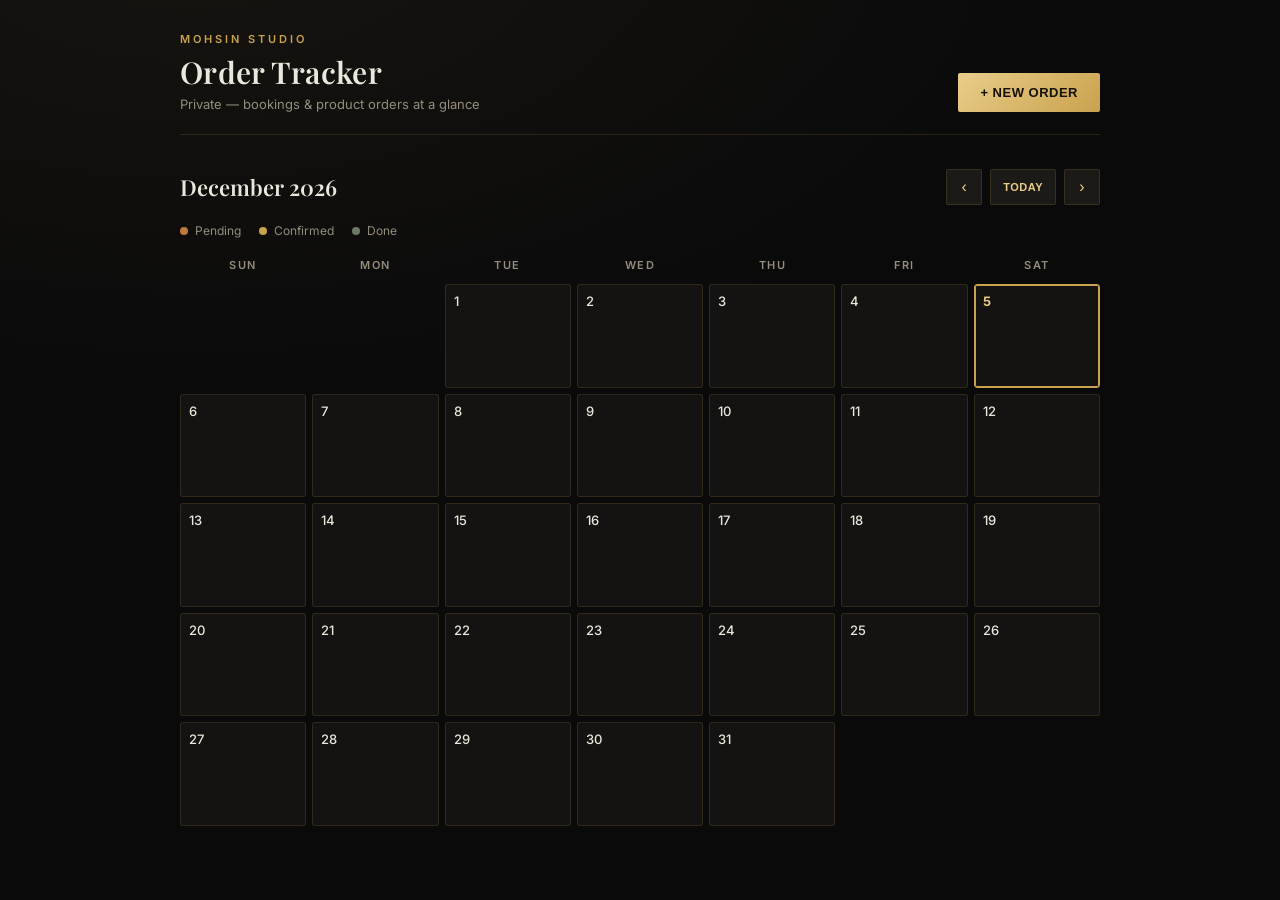
<file: Order Tracking/index.html>
<!DOCTYPE html>
<html lang="en">
<head>
<meta charset="UTF-8">
<meta name="viewport" content="width=device-width, initial-scale=1.0">
<title>Mohsin Studio — Order Tracker</title>
<link rel="preconnect" href="https://fonts.googleapis.com">
<link href="https://fonts.googleapis.com/css2?family=Playfair+Display:ital,wght@0,500;0,600;0,700;1,500&family=Inter:wght@400;500;600;700&display=swap" rel="stylesheet">
<style>
  :root{
    --bg:#0a0a0b;
    --surface:#141311;
    --surface-2:#1c1a16;
    --surface-3:#242019;
    --gold:#c9a24d;
    --gold-soft:#e8cd8a;
    --gold-dim:rgba(201,162,77,0.35);
    --text:#ece7dc;
    --muted:#948d7c;
    --pending:#c07a3e;
    --confirmed:#c9a24d;
    --done:#6d7a63;
    --border:rgba(201,162,77,0.16);
    --danger:#a24b3f;
  }
  *{box-sizing:border-box; margin:0; padding:0;}
  body{
    background:
      radial-gradient(ellipse 900px 500px at 15% -10%, rgba(201,162,77,0.07), transparent),
      var(--bg);
    color:var(--text);
    font-family:'Inter', sans-serif;
    min-height:100vh;
    padding:32px 20px 60px;
  }
  .wrap{max-width:920px; margin:0 auto;}

  /* Header */
  .header{
    display:flex; justify-content:space-between; align-items:flex-end;
    margin-bottom:34px; flex-wrap:wrap; gap:16px;
    border-bottom:1px solid var(--border);
    padding-bottom:22px;
  }
  .brand-eyebrow{
    font-size:11px; letter-spacing:3px; text-transform:uppercase;
    color:var(--gold); font-weight:600; margin-bottom:6px;
  }
  .brand-title{
    font-family:'Playfair Display', serif; font-size:30px; font-weight:600;
    letter-spacing:0.3px;
  }
  .brand-sub{ color:var(--muted); font-size:13px; margin-top:4px;}
  .new-order-btn{
    background:linear-gradient(135deg, var(--gold-soft), var(--gold));
    color:#161208; border:none; padding:12px 22px; border-radius:2px;
    font-weight:700; font-size:13px; letter-spacing:0.5px; cursor:pointer;
    text-transform:uppercase; transition:transform 0.15s ease, box-shadow 0.15s ease;
  }
  .new-order-btn:hover{ transform:translateY(-1px); box-shadow:0 6px 20px rgba(201,162,77,0.25);}
  .new-order-btn:focus-visible{ outline:2px solid var(--gold-soft); outline-offset:2px;}

  /* Month nav */
  .month-nav{
    display:flex; align-items:center; justify-content:space-between;
    margin-bottom:18px;
  }
  .month-label{
    font-family:'Playfair Display', serif; font-size:22px; font-weight:600;
  }
  .nav-btns{display:flex; gap:8px;}
  .nav-btn{
    background:var(--surface-2); border:1px solid var(--border); color:var(--gold-soft);
    width:36px; height:36px; border-radius:2px; cursor:pointer; font-size:16px;
    display:flex; align-items:center; justify-content:center;
    transition:background 0.15s ease, border-color 0.15s ease;
  }
  .nav-btn:hover{ background:var(--surface-3); border-color:var(--gold-dim);}
  .nav-btn:focus-visible{ outline:2px solid var(--gold-soft); outline-offset:1px;}

  /* Legend */
  .legend{ display:flex; gap:18px; margin-bottom:20px; flex-wrap:wrap;}
  .legend-item{ display:flex; align-items:center; gap:7px; font-size:12px; color:var(--muted);}
  .legend-dot{ width:8px; height:8px; border-radius:50%; }

  /* Calendar grid */
  .weekdays{
    display:grid; grid-template-columns:repeat(7,1fr); gap:6px; margin-bottom:6px;
  }
  .weekday{
    text-align:center; font-size:11px; letter-spacing:1.5px; text-transform:uppercase;
    color:var(--muted); padding-bottom:6px; font-weight:600;
  }
  .calendar-grid{
    display:grid; grid-template-columns:repeat(7,1fr); gap:6px;
  }
  .day-cell{
    aspect-ratio:1/0.82;
    background:var(--surface);
    border:1px solid var(--border);
    border-radius:3px;
    padding:8px;
    cursor:pointer;
    display:flex; flex-direction:column; justify-content:space-between;
    transition:border-color 0.15s ease, background 0.15s ease;
    position:relative;
  }
  .day-cell:hover{ border-color:var(--gold-dim); background:var(--surface-2);}
  .day-cell:focus-visible{ outline:2px solid var(--gold-soft); outline-offset:1px;}
  .day-cell.empty{ background:transparent; border:none; cursor:default; pointer-events:none;}
  .day-cell.today{ border-color:var(--gold); box-shadow:inset 0 0 0 1px var(--gold);}
  .day-cell.selected{ background:var(--surface-3); border-color:var(--gold);}
  .day-num{ font-size:13px; color:var(--text); font-weight:500;}
  .day-cell.today .day-num{ color:var(--gold-soft); font-weight:700;}
  .day-dots{ display:flex; gap:4px; flex-wrap:wrap;}
  .day-dot{ width:7px; height:7px; border-radius:50%; }
  .day-count{
    position:absolute; top:6px; right:7px; font-size:10px; color:var(--gold-soft);
    font-weight:700; background:rgba(201,162,77,0.12); border-radius:50%;
    width:16px; height:16px; display:flex; align-items:center; justify-content:center;
  }

  /* Detail panel */
  .panel{
    margin-top:28px; background:var(--surface); border:1px solid var(--border);
    border-radius:4px; padding:22px; display:none;
  }
  .panel.open{ display:block; }
  .panel-header{
    display:flex; justify-content:space-between; align-items:center;
    margin-bottom:16px; flex-wrap:wrap; gap:10px;
  }
  .panel-title{ font-family:'Playfair Display', serif; font-size:19px; font-weight:600;}
  .panel-add-btn{
    background:transparent; border:1px solid var(--gold-dim); color:var(--gold-soft);
    padding:8px 14px; border-radius:2px; font-size:12px; cursor:pointer; font-weight:600;
    letter-spacing:0.3px; transition:background 0.15s ease;
  }
  .panel-add-btn:hover{ background:rgba(201,162,77,0.08); }
  .empty-state{ color:var(--muted); font-size:13px; padding:20px 0; text-align:center; }

  .order-card{
    background:var(--surface-2); border:1px solid var(--border); border-radius:3px;
    padding:14px 16px; margin-bottom:10px;
    display:flex; justify-content:space-between; align-items:flex-start; gap:12px;
  }
  .order-info{ flex:1; }
  .order-top{ display:flex; align-items:center; gap:8px; margin-bottom:4px; flex-wrap:wrap;}
  .order-client{ font-weight:600; font-size:14px; }
  .order-type-tag{
    font-size:10px; text-transform:uppercase; letter-spacing:0.5px; padding:2px 7px;
    border-radius:2px; border:1px solid var(--border); color:var(--muted); font-weight:600;
  }
  .order-title{ font-size:13px; color:var(--muted); margin-bottom:6px; }
  .order-meta{ font-size:12px; color:var(--muted); display:flex; gap:14px; flex-wrap:wrap;}
  .status-badge{
    font-size:11px; padding:3px 9px; border-radius:20px; font-weight:600;
    text-transform:uppercase; letter-spacing:0.4px; white-space:nowrap;
    border:1px solid transparent;
  }
  .status-pending{ background:rgba(192,122,62,0.15); color:var(--pending); border-color:rgba(192,122,62,0.35);}
  .status-confirmed{ background:rgba(201,162,77,0.15); color:var(--gold-soft); border-color:rgba(201,162,77,0.35);}
  .status-done{ background:rgba(109,122,99,0.18); color:#a3ad97; border-color:rgba(109,122,99,0.4);}
  .order-actions{ display:flex; flex-direction:column; gap:6px; align-items:flex-end;}
  .icon-btn{
    background:none; border:none; color:var(--muted); cursor:pointer; font-size:12px;
    padding:2px 4px; text-decoration:underline; transition:color 0.15s ease;
  }
  .icon-btn:hover{ color:var(--gold-soft); }
  .icon-btn.danger:hover{ color:var(--danger); }

  /* Modal */
  .modal-overlay{
    display:none; position:fixed; inset:0; background:rgba(0,0,0,0.6);
    align-items:center; justify-content:center; z-index:100; padding:20px;
    backdrop-filter:blur(2px);
  }
  .modal-overlay.open{ display:flex; }
  .modal{
    background:var(--surface); border:1px solid var(--border); border-radius:4px;
    padding:28px; max-width:440px; width:100%; max-height:88vh; overflow-y:auto;
  }
  .modal-title{ font-family:'Playfair Display', serif; font-size:19px; margin-bottom:20px; font-weight:600;}
  .field{ margin-bottom:14px; }
  .field label{
    display:block; font-size:11px; text-transform:uppercase; letter-spacing:1px;
    color:var(--muted); margin-bottom:6px; font-weight:600;
  }
  .field input, .field select, .field textarea{
    width:100%; background:var(--surface-2); border:1px solid var(--border);
    color:var(--text); padding:10px 12px; border-radius:2px; font-size:13px;
    font-family:'Inter', sans-serif;
  }
  .field input:focus, .field select:focus, .field textarea:focus{
    outline:none; border-color:var(--gold); background:var(--surface-3);
  }
  .field textarea{ resize:vertical; min-height:60px; }
  .type-toggle{ display:flex; gap:8px; }
  .type-btn{
    flex:1; padding:10px; background:var(--surface-2); border:1px solid var(--border);
    color:var(--muted); cursor:pointer; border-radius:2px; font-size:12px; font-weight:600;
    text-transform:uppercase; letter-spacing:0.3px; transition:all 0.15s ease;
  }
  .type-btn.active{ background:rgba(201,162,77,0.12); border-color:var(--gold); color:var(--gold-soft);}
  .status-toggle{ display:flex; gap:8px; }
  .status-btn{
    flex:1; padding:9px; background:var(--surface-2); border:1px solid var(--border);
    cursor:pointer; border-radius:2px; font-size:11px; font-weight:700;
    text-transform:uppercase; letter-spacing:0.3px; transition:all 0.15s ease; color:var(--muted);
  }
  .status-btn.active-pending{ background:rgba(192,122,62,0.15); border-color:var(--pending); color:var(--pending);}
  .status-btn.active-confirmed{ background:rgba(201,162,77,0.15); border-color:var(--gold); color:var(--gold-soft);}
  .status-btn.active-done{ background:rgba(109,122,99,0.18); border-color:var(--done); color:#a3ad97;}
  .modal-actions{ display:flex; gap:10px; margin-top:22px; }
  .btn-primary{
    flex:1; background:linear-gradient(135deg, var(--gold-soft), var(--gold));
    color:#161208; border:none; padding:12px; border-radius:2px; font-weight:700;
    font-size:13px; cursor:pointer; text-transform:uppercase; letter-spacing:0.5px;
  }
  .btn-secondary{
    flex:1; background:transparent; border:1px solid var(--border); color:var(--muted);
    padding:12px; border-radius:2px; font-weight:600; font-size:13px; cursor:pointer;
  }
  .btn-secondary:hover{ color:var(--text); border-color:var(--gold-dim); }

  .loading-msg, .error-msg{ text-align:center; color:var(--muted); padding:40px 0; font-size:13px; }
  .error-msg{ color:var(--danger); }

  @media (max-width:520px){
    .brand-title{ font-size:24px; }
    .day-cell{ padding:5px; }
    .day-num{ font-size:11px; }
  }
</style>
</head>
<body>
<div class="wrap">

  <div class="header">
    <div>
      <div class="brand-eyebrow">Mohsin Studio</div>
      <div class="brand-title">Order Tracker</div>
      <div class="brand-sub">Private — bookings &amp; product orders at a glance</div>
    </div>
    <button class="new-order-btn" id="openNewOrder">+ New Order</button>
  </div>

  <div class="month-nav">
    <div class="month-label" id="monthLabel">—</div>
    <div class="nav-btns">
      <button class="nav-btn" id="prevMonth" aria-label="Previous month">‹</button>
      <button class="nav-btn" id="todayBtn" aria-label="Jump to today" style="width:auto; padding:0 12px; font-size:11px; letter-spacing:0.5px; text-transform:uppercase; font-weight:700;">Today</button>
      <button class="nav-btn" id="nextMonth" aria-label="Next month">›</button>
    </div>
  </div>

  <div class="legend">
    <div class="legend-item"><span class="legend-dot" style="background:var(--pending)"></span>Pending</div>
    <div class="legend-item"><span class="legend-dot" style="background:var(--confirmed)"></span>Confirmed</div>
    <div class="legend-item"><span class="legend-dot" style="background:var(--done)"></span>Done</div>
  </div>

  <div class="weekdays" id="weekdays"></div>
  <div class="calendar-grid" id="calendarGrid">
    <div class="loading-msg">Loading calendar…</div>
  </div>

  <div class="panel" id="detailPanel">
    <div class="panel-header">
      <div class="panel-title" id="panelDate">—</div>
      <button class="panel-add-btn" id="panelAddBtn">+ Add order for this date</button>
    </div>
    <div id="panelOrders"></div>
  </div>

</div>

<!-- Modal -->
<div class="modal-overlay" id="modalOverlay">
  <div class="modal">
    <div class="modal-title" id="modalTitle">New Order</div>
    <div class="field">
      <label>Date</label>
      <input type="date" id="fieldDate">
    </div>
    <div class="field">
      <label>Order Type</label>
      <div class="type-toggle">
        <button type="button" class="type-btn active" data-type="booking" id="typeBookingBtn">Booking</button>
        <button type="button" class="type-btn" data-type="product" id="typeProductBtn">Product Order</button>
      </div>
    </div>
    <div class="field">
      <label id="clientLabel">Client Name</label>
      <input type="text" id="fieldClient" placeholder="e.g. Ayesha Khan">
    </div>
    <div class="field">
      <label>Phone (optional)</label>
      <input type="text" id="fieldPhone" placeholder="03xx-xxxxxxx">
    </div>
    <div class="field">
      <label id="titleLabel">Shoot / Package</label>
      <input type="text" id="fieldTitle" placeholder="e.g. Bridal Shoot — Gold Package">
    </div>
    <div class="field">
      <label>Amount (Rs, optional)</label>
      <input type="text" id="fieldAmount" placeholder="e.g. 45,000">
    </div>
    <div class="field">
      <label>Status</label>
      <div class="status-toggle">
        <button type="button" class="status-btn" data-status="pending" id="statusPendingBtn">Pending</button>
        <button type="button" class="status-btn" data-status="confirmed" id="statusConfirmedBtn">Confirmed</button>
        <button type="button" class="status-btn" data-status="done" id="statusDoneBtn">Done</button>
      </div>
    </div>
    <div class="field">
      <label>Notes (optional)</label>
      <textarea id="fieldNotes" placeholder="Any extra detail…"></textarea>
    </div>
    <div class="modal-actions">
      <button class="btn-secondary" id="cancelModal">Cancel</button>
      <button class="btn-primary" id="saveOrder">Save</button>
    </div>
  </div>
</div>

<script>
(function(){
  const STORAGE_KEY = 'orders-data';
  let orders = [];
  let currentMonth = new Date().getMonth();
  let currentYear = new Date().getFullYear();
  let selectedDate = null;
  let editingId = null;
  let modalType = 'booking';
  let modalStatus = 'pending';

  const grid = document.getElementById('calendarGrid');
  const weekdaysEl = document.getElementById('weekdays');
  const monthLabel = document.getElementById('monthLabel');
  const panel = document.getElementById('detailPanel');
  const panelDate = document.getElementById('panelDate');
  const panelOrders = document.getElementById('panelOrders');
  const modalOverlay = document.getElementById('modalOverlay');
  const modalTitle = document.getElementById('modalTitle');

  const WEEKDAYS = ['Sun','Mon','Tue','Wed','Thu','Fri','Sat'];
  const MONTHS = ['January','February','March','April','May','June','July','August','September','October','November','December'];

  function pad(n){ return n.toString().padStart(2,'0'); }
  function dateKey(y,m,d){ return `${y}-${pad(m+1)}-${pad(d)}`; }
  function todayKey(){ const t=new Date(); return dateKey(t.getFullYear(), t.getMonth(), t.getDate()); }

  weekdaysEl.innerHTML = WEEKDAYS.map(w => `<div class="weekday">${w}</div>`).join('');

  async function loadOrders(){
    try{
      const raw = localStorage.getItem(STORAGE_KEY);
      orders = raw ? JSON.parse(raw) : [];
    }catch(e){
      orders = [];
    }
  }

  async function saveOrders(){
    try{
      localStorage.setItem(STORAGE_KEY, JSON.stringify(orders));
    }catch(e){
      console.error('Failed to save orders', e);
      alert('Could not save — please try again.');
    }
  }

  function ordersForDate(key){
    return orders.filter(o => o.date === key);
  }

  function statusColor(status){
    if(status === 'pending') return 'var(--pending)';
    if(status === 'confirmed') return 'var(--confirmed)';
    return 'var(--done)';
  }

  function renderCalendar(){
    monthLabel.textContent = `${MONTHS[currentMonth]} ${currentYear}`;
    const firstDay = new Date(currentYear, currentMonth, 1).getDay();
    const daysInMonth = new Date(currentYear, currentMonth+1, 0).getDate();
    const tKey = todayKey();

    let html = '';
    for(let i=0;i<firstDay;i++){
      html += `<div class="day-cell empty"></div>`;
    }
    for(let d=1; d<=daysInMonth; d++){
      const key = dateKey(currentYear, currentMonth, d);
      const dayOrders = ordersForDate(key);
      const isToday = key === tKey;
      const isSelected = key === selectedDate;
      let dotsHtml = '';
      if(dayOrders.length){
        const shown = dayOrders.slice(0,4);
        dotsHtml = `<div class="day-dots">${shown.map(o => `<span class="day-dot" style="background:${statusColor(o.status)}"></span>`).join('')}</div>`;
      } else {
        dotsHtml = `<div class="day-dots"></div>`;
      }
      const countBadge = dayOrders.length ? `<div class="day-count">${dayOrders.length}</div>` : '';
      html += `<div class="day-cell ${isToday?'today':''} ${isSelected?'selected':''}" data-key="${key}" tabindex="0" role="button" aria-label="${key}, ${dayOrders.length} order(s)">
        ${countBadge}
        <div class="day-num">${d}</div>
        ${dotsHtml}
      </div>`;
    }
    grid.innerHTML = html;

    grid.querySelectorAll('.day-cell:not(.empty)').forEach(cell => {
      cell.addEventListener('click', () => selectDate(cell.dataset.key));
      cell.addEventListener('keydown', (e) => {
        if(e.key === 'Enter' || e.key === ' '){ e.preventDefault(); selectDate(cell.dataset.key); }
      });
    });
  }

  function selectDate(key){
    selectedDate = key;
    renderCalendar();
    renderPanel();
    panel.classList.add('open');
    panel.scrollIntoView({behavior:'smooth', block:'nearest'});
  }

  function renderPanel(){
    if(!selectedDate){ panel.classList.remove('open'); return; }
    const d = new Date(selectedDate + 'T00:00:00');
    panelDate.textContent = d.toLocaleDateString('en-US', {weekday:'long', month:'long', day:'numeric', year:'numeric'});
    const dayOrders = ordersForDate(selectedDate);

    if(!dayOrders.length){
      panelOrders.innerHTML = `<div class="empty-state">No orders on this date yet.</div>`;
      return;
    }

    panelOrders.innerHTML = dayOrders.map(o => `
      <div class="order-card">
        <div class="order-info">
          <div class="order-top">
            <span class="order-client">${escapeHtml(o.clientName || 'Unnamed')}</span>
            <span class="order-type-tag">${o.type === 'booking' ? 'Booking' : 'Product'}</span>
          </div>
          <div class="order-title">${escapeHtml(o.title || '—')}</div>
          <div class="order-meta">
            ${o.phone ? `<span>${escapeHtml(o.phone)}</span>` : ''}
            ${o.amount ? `<span>Rs ${escapeHtml(o.amount)}</span>` : ''}
          </div>
          ${o.notes ? `<div class="order-meta" style="margin-top:6px;">${escapeHtml(o.notes)}</div>` : ''}
        </div>
        <div class="order-actions">
          <span class="status-badge status-${o.status}">${o.status}</span>
          <button class="icon-btn" data-edit="${o.id}">Edit</button>
          <button class="icon-btn danger" data-delete="${o.id}">Delete</button>
        </div>
      </div>
    `).join('');

    panelOrders.querySelectorAll('[data-edit]').forEach(btn => {
      btn.addEventListener('click', () => openModal(btn.dataset.edit));
    });
    panelOrders.querySelectorAll('[data-delete]').forEach(btn => {
      btn.addEventListener('click', () => deleteOrder(btn.dataset.delete));
    });
  }

  function escapeHtml(str){
    const div = document.createElement('div');
    div.textContent = str;
    return div.innerHTML;
  }

  async function deleteOrder(id){
    if(!confirm('Delete this order?')) return;
    orders = orders.filter(o => o.id !== id);
    await saveOrders();
    renderCalendar();
    renderPanel();
  }

  // Modal logic
  function setType(type){
    modalType = type;
    document.getElementById('typeBookingBtn').classList.toggle('active', type === 'booking');
    document.getElementById('typeProductBtn').classList.toggle('active', type === 'product');
    document.getElementById('clientLabel').textContent = type === 'booking' ? 'Client Name' : 'Customer Name';
    document.getElementById('titleLabel').textContent = type === 'booking' ? 'Shoot / Package' : 'Product / Item';
    document.getElementById('fieldTitle').placeholder = type === 'booking' ? 'e.g. Bridal Shoot — Gold Package' : 'e.g. Canvas Print A2 x2';
  }

  function setStatus(status){
    modalStatus = status;
    ['pending','confirmed','done'].forEach(s => {
      const btn = document.getElementById(`status${s.charAt(0).toUpperCase()+s.slice(1)}Btn`);
      btn.classList.toggle(`active-${s}`, s === status);
    });
  }

  document.getElementById('typeBookingBtn').addEventListener('click', () => setType('booking'));
  document.getElementById('typeProductBtn').addEventListener('click', () => setType('product'));
  document.getElementById('statusPendingBtn').addEventListener('click', () => setStatus('pending'));
  document.getElementById('statusConfirmedBtn').addEventListener('click', () => setStatus('confirmed'));
  document.getElementById('statusDoneBtn').addEventListener('click', () => setStatus('done'));

  function openModal(editId){
    editingId = editId || null;
    if(editId){
      const o = orders.find(x => x.id === editId);
      if(!o) return;
      modalTitle.textContent = 'Edit Order';
      document.getElementById('fieldDate').value = o.date;
      document.getElementById('fieldClient').value = o.clientName || '';
      document.getElementById('fieldPhone').value = o.phone || '';
      document.getElementById('fieldTitle').value = o.title || '';
      document.getElementById('fieldAmount').value = o.amount || '';
      document.getElementById('fieldNotes').value = o.notes || '';
      setType(o.type || 'booking');
      setStatus(o.status || 'pending');
    } else {
      modalTitle.textContent = 'New Order';
      document.getElementById('fieldDate').value = selectedDate || todayKey();
      document.getElementById('fieldClient').value = '';
      document.getElementById('fieldPhone').value = '';
      document.getElementById('fieldTitle').value = '';
      document.getElementById('fieldAmount').value = '';
      document.getElementById('fieldNotes').value = '';
      setType('booking');
      setStatus('pending');
    }
    modalOverlay.classList.add('open');
    document.getElementById('fieldClient').focus();
  }

  function closeModal(){
    modalOverlay.classList.remove('open');
    editingId = null;
  }

  document.getElementById('cancelModal').addEventListener('click', closeModal);
  modalOverlay.addEventListener('click', (e) => { if(e.target === modalOverlay) closeModal(); });
  document.addEventListener('keydown', (e) => { if(e.key === 'Escape' && modalOverlay.classList.contains('open')) closeModal(); });

  document.getElementById('saveOrder').addEventListener('click', async () => {
    const date = document.getElementById('fieldDate').value;
    const clientName = document.getElementById('fieldClient').value.trim();
    if(!date){ alert('Please pick a date.'); return; }
    if(!clientName){ alert('Please enter a name.'); return; }

    const orderData = {
      id: editingId || (Date.now().toString(36) + Math.random().toString(36).slice(2,7)),
      date,
      type: modalType,
      clientName,
      phone: document.getElementById('fieldPhone').value.trim(),
      title: document.getElementById('fieldTitle').value.trim(),
      amount: document.getElementById('fieldAmount').value.trim(),
      status: modalStatus,
      notes: document.getElementById('fieldNotes').value.trim()
    };

    if(editingId){
      const idx = orders.findIndex(o => o.id === editingId);
      if(idx > -1) orders[idx] = orderData;
    } else {
      orders.push(orderData);
    }

    await saveOrders();
    closeModal();

    const d = new Date(date + 'T00:00:00');
    currentMonth = d.getMonth();
    currentYear = d.getFullYear();
    selectedDate = date;
    renderCalendar();
    renderPanel();
    panel.classList.add('open');
  });

  document.getElementById('openNewOrder').addEventListener('click', () => openModal(null));
  document.getElementById('panelAddBtn').addEventListener('click', () => openModal(null));

  document.getElementById('prevMonth').addEventListener('click', () => {
    currentMonth--;
    if(currentMonth < 0){ currentMonth = 11; currentYear--; }
    renderCalendar();
  });
  document.getElementById('nextMonth').addEventListener('click', () => {
    currentMonth++;
    if(currentMonth > 11){ currentMonth = 0; currentYear++; }
    renderCalendar();
  });
  document.getElementById('todayBtn').addEventListener('click', () => {
    const t = new Date();
    currentMonth = t.getMonth();
    currentYear = t.getFullYear();
    renderCalendar();
  });

  // Init
  (async function init(){
    await loadOrders();
    renderCalendar();
  })();
})();
</script>
</body>
</html>
</file>
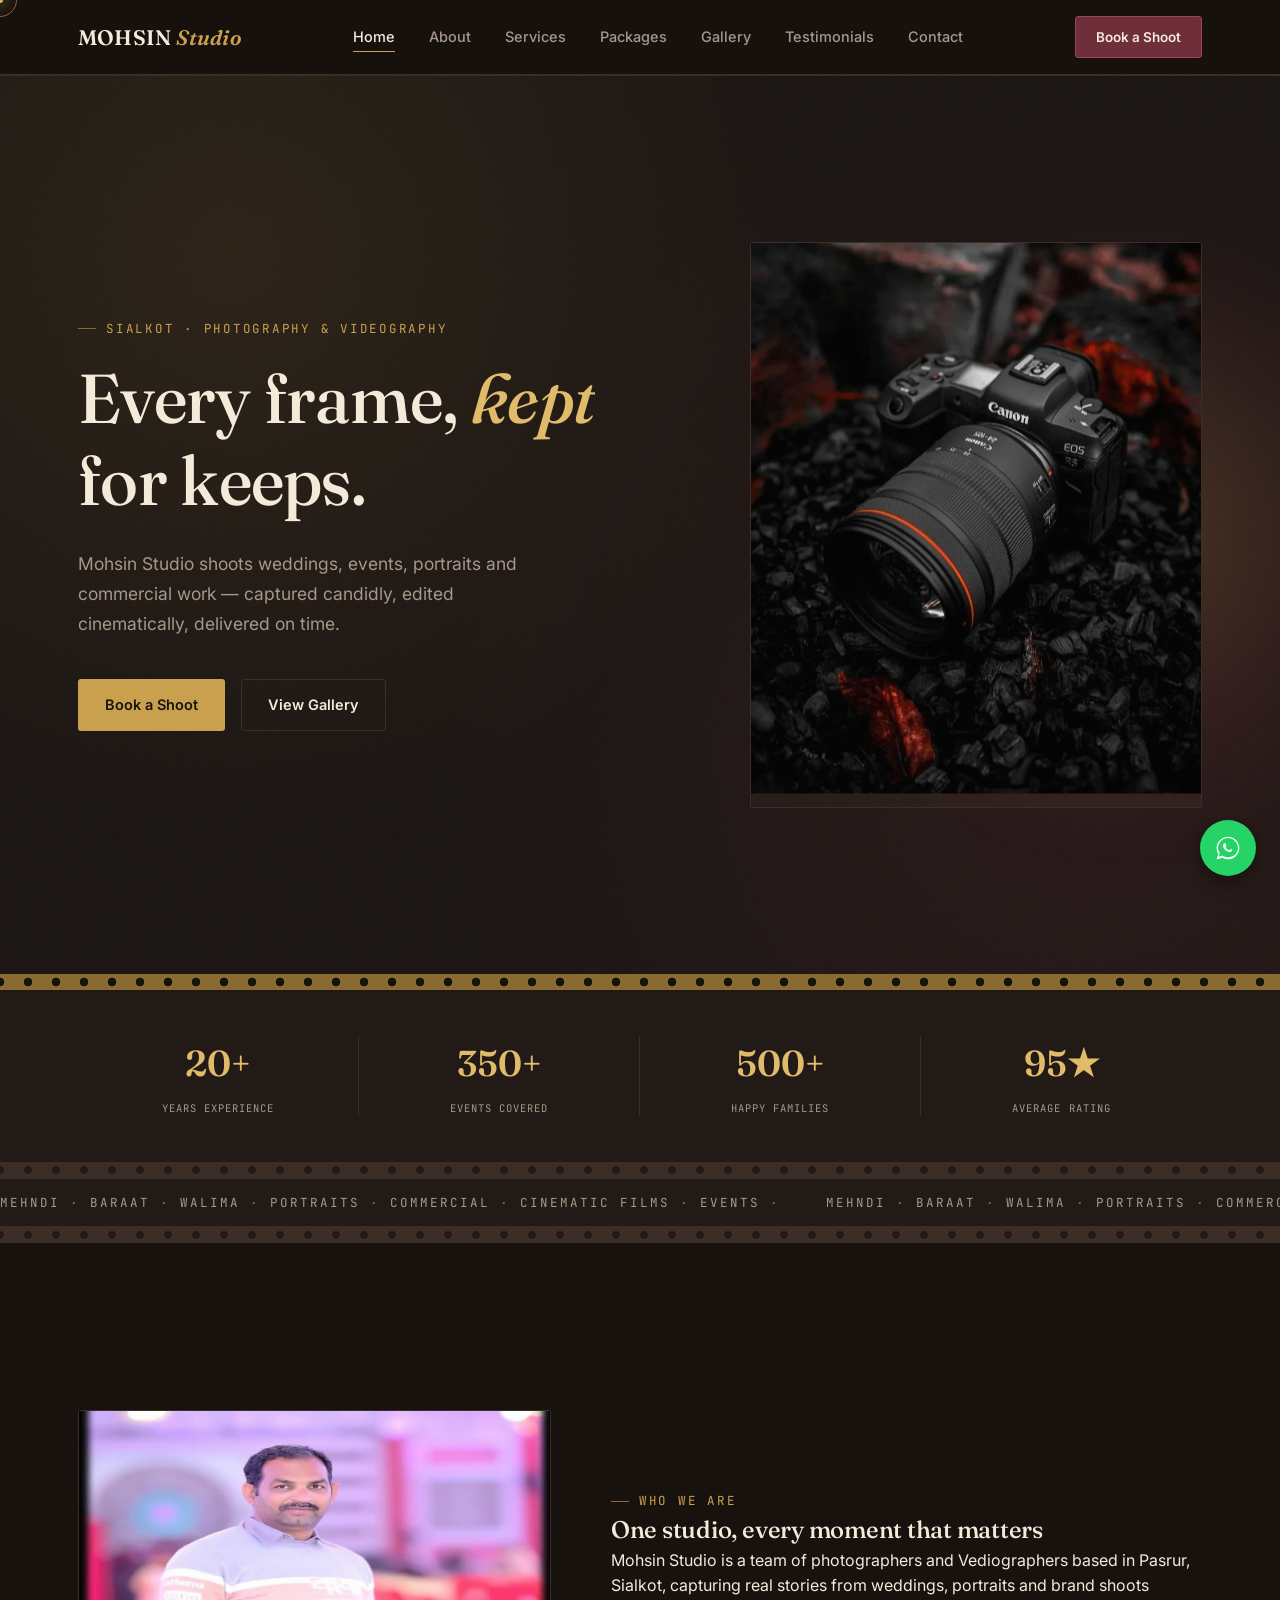
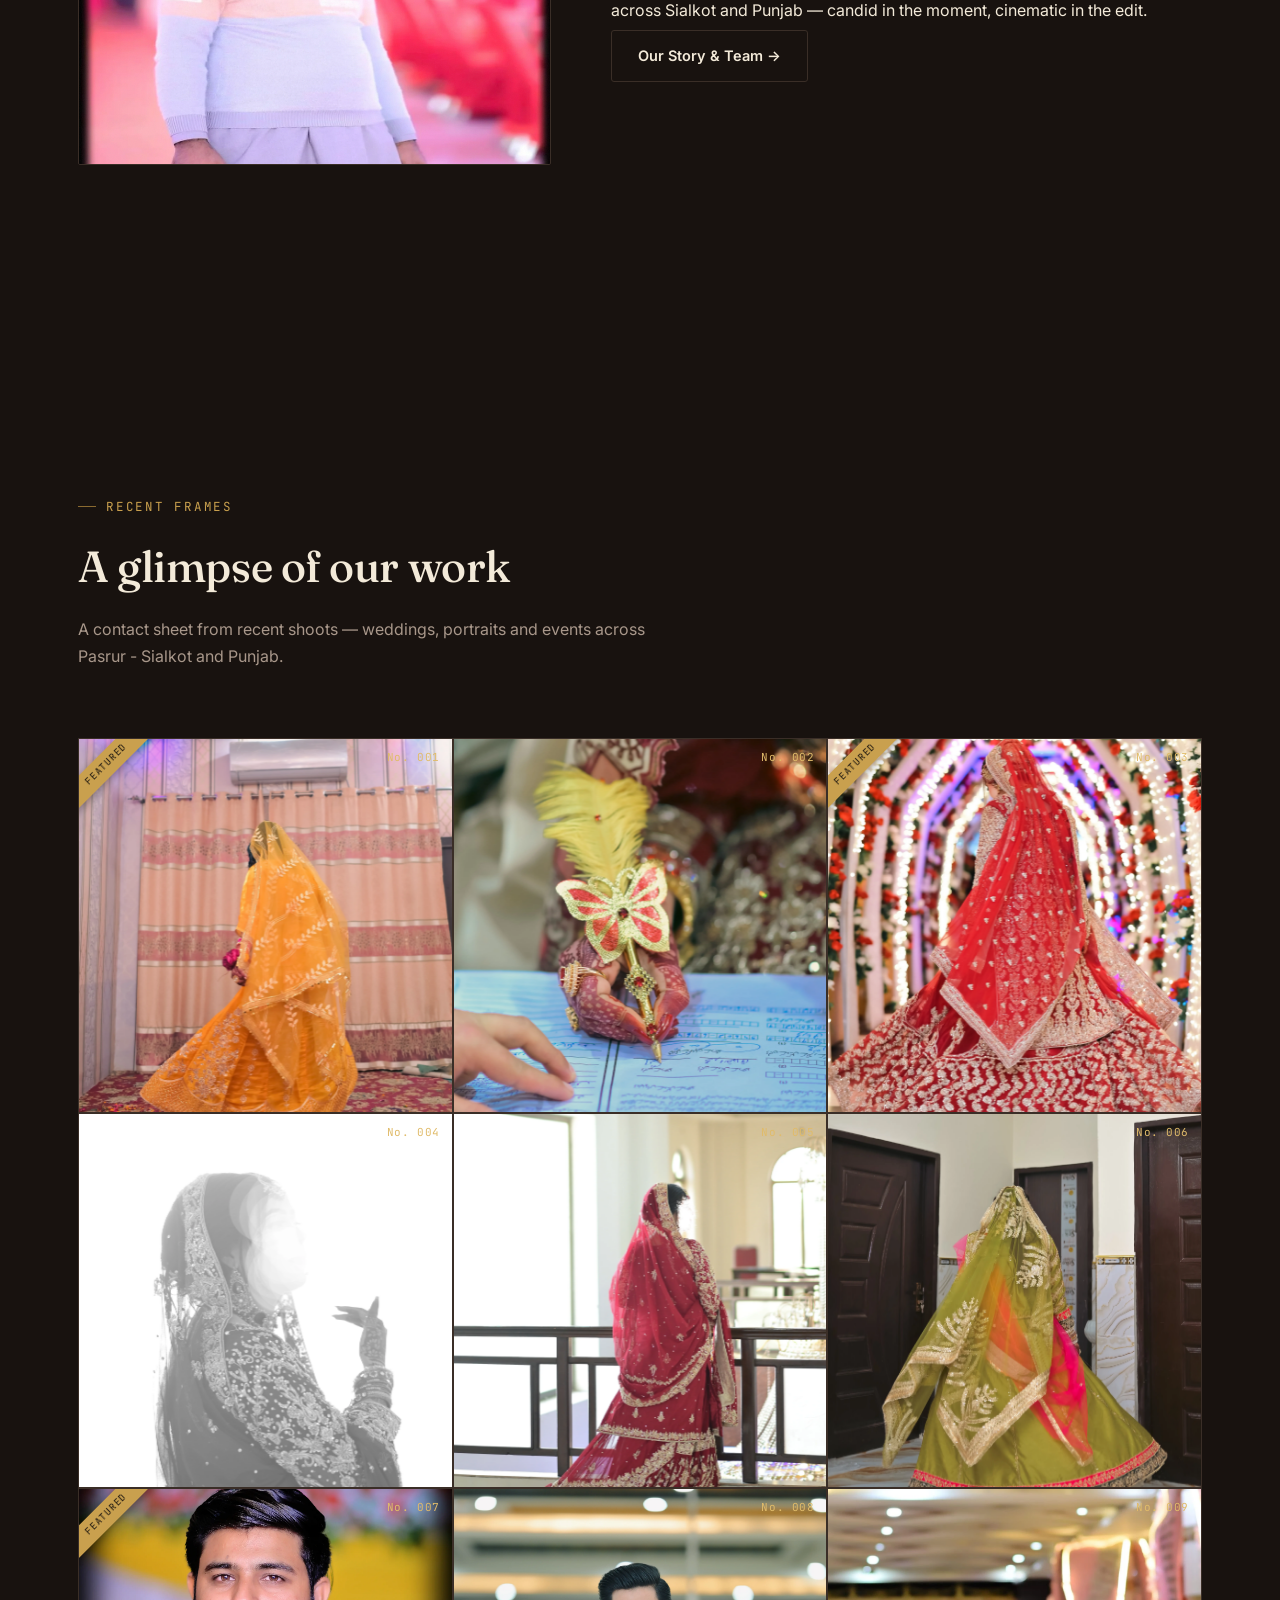
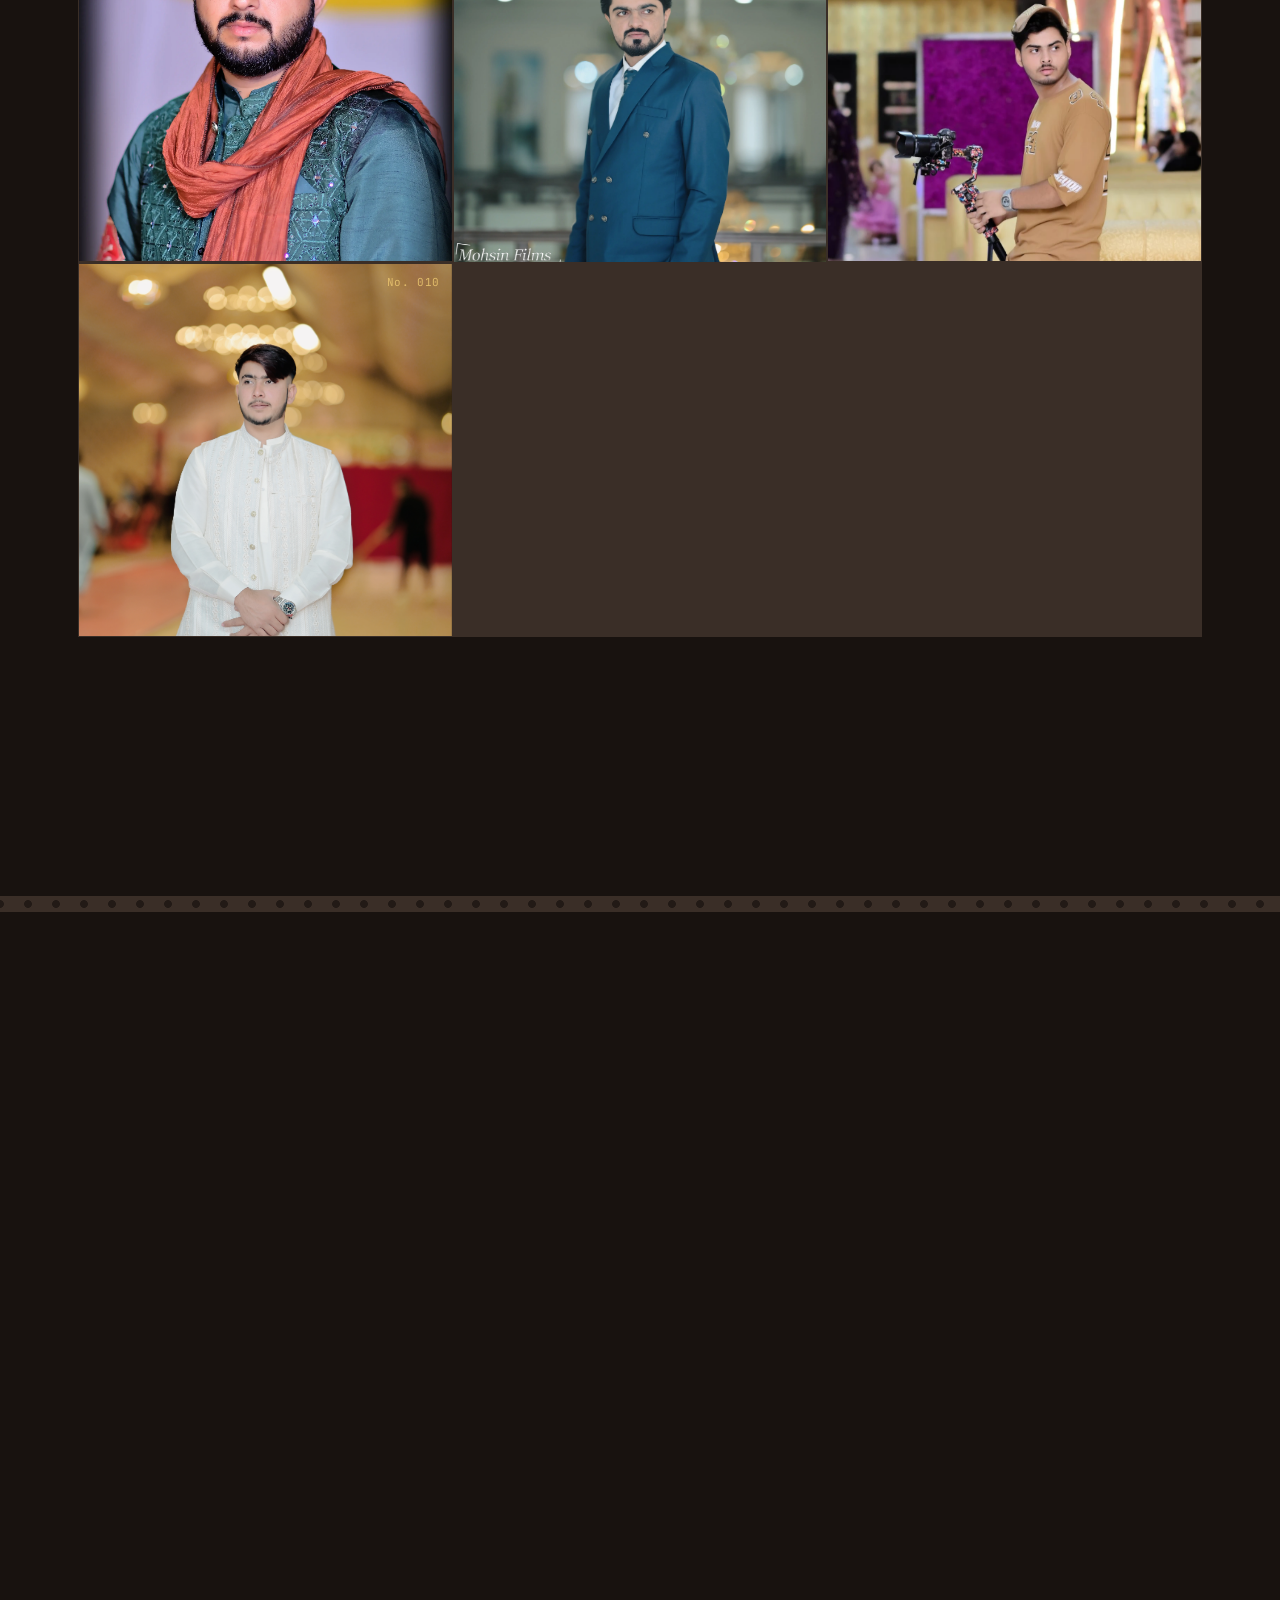
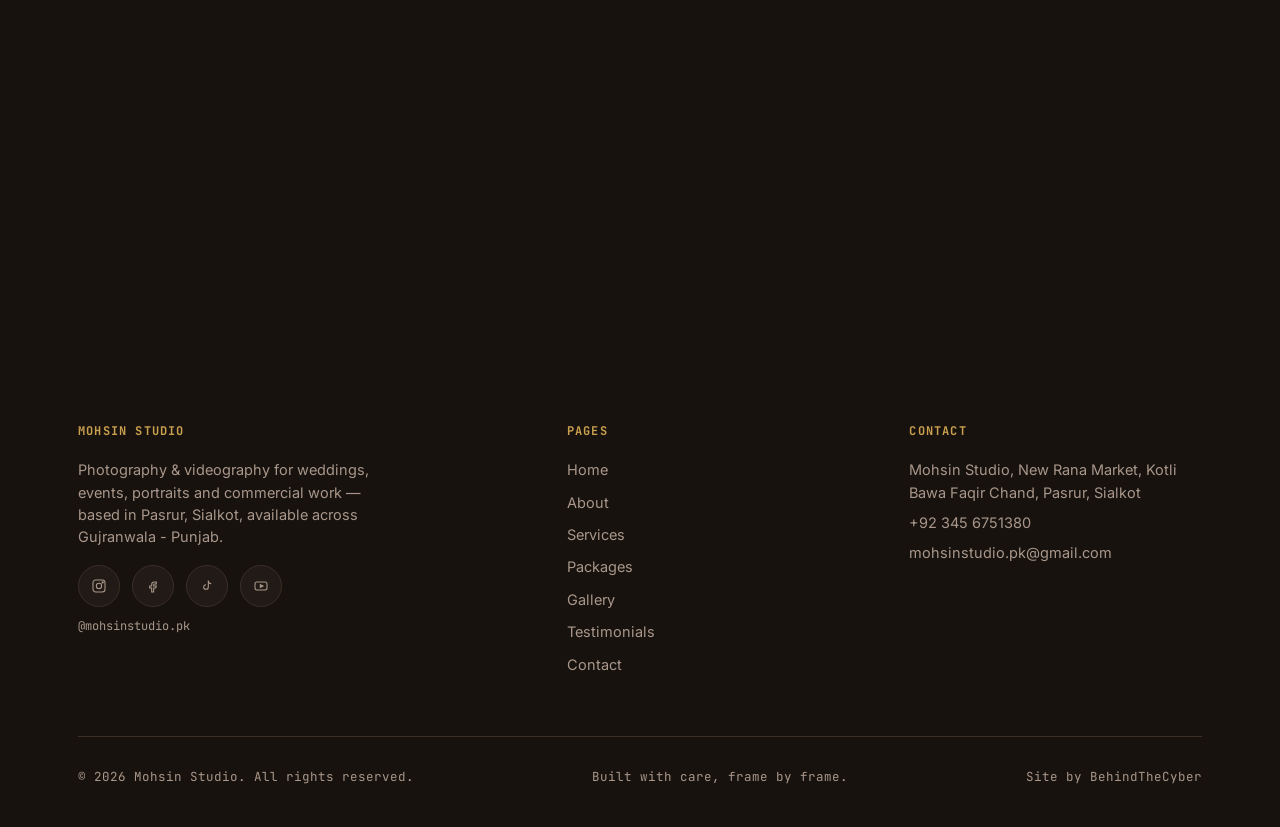
<file: Website/index.html>
<!DOCTYPE html>
<html lang="en">
<head>
<meta charset="UTF-8">
<meta name="viewport" content="width=device-width, initial-scale=1.0">
<link rel="apple-touch-icon" sizes="180x180" href="assets/images/logo.webp">
<link rel="icon" type="image/webp" sizes="32x32" href="assets/images/logo.webp">
<link rel="icon" type="image/webp" sizes="16x16" href="assets/images/logo.webp">
<title>Mohsin Studio — Photography & Videography in Sialkot, Pasrur</title>
<meta name="description" content="Mohsin Studio shoots weddings, Mehndi, Baraat, Walima, portraits and commercial work in Pasrur, Sialkot and across Punjab. Candid photography, cinematic films, drone coverage.">
<link rel="canonical" href="https://mohsinstudiopk.netlify.app/">
<meta property="og:type" content="website">
<meta property="og:site_name" content="Mohsin Studio">
<meta property="og:title" content="Mohsin Studio — Photography & Videography in Sialkot, Pasrur">
<meta property="og:description" content="Mohsin Studio shoots weddings, Mehndi, Baraat, Walima, portraits and commercial work in Pasrur, Sialkot and across Punjab. Candid photography, cinematic films, drone coverage.">
<meta property="og:url" content="https://mohsinstudiopk.netlify.app/">
<meta property="og:image" content="https://mohsinstudiopk.netlify.app/assets/images/og-cover.jpg">
<meta name="twitter:card" content="summary_large_image">
<meta name="twitter:title" content="Mohsin Studio — Photography & Videography in Sialkot, Pasrur">
<meta name="twitter:description" content="Mohsin Studio shoots weddings, Mehndi, Baraat, Walima, portraits and commercial work in Pasrur, Sialkot and across Punjab. Candid photography, cinematic films, drone coverage.">
<meta name="twitter:image" content="https://mohsinstudiopk.netlify.app/assets/images/og-cover.jpg">
<!-- <link rel="icon" href="data:image/svg+xml,%3Csvg xmlns='http://www.w3.org/2000/svg' viewBox='0 0 24 24' fill='none' stroke='%23c9a04e' stroke-width='1.6'%3E%3Cpath d='M4 7h3l2-2h6l2 2h3a1 1 0 0 1 1 1v10a1 1 0 0 1-1 1H4a1 1 0 0 1-1-1V8a1 1 0 0 1 1-1z'/%3E%3Ccircle cx='12' cy='13' r='3.5'/%3E%3C/svg%3E"> -->
<link rel="preconnect" href="https://fonts.googleapis.com">
<link rel="preconnect" href="https://fonts.gstatic.com" crossorigin>
<link href="https://fonts.googleapis.com/css2?family=Fraunces:ital,opsz,wght@0,9..144,300;0,9..144,500;0,9..144,600;1,9..144,500&family=Inter:wght@400;500;600;700&family=JetBrains+Mono:wght@400;500&display=swap" rel="stylesheet">
<link rel="stylesheet" href="css/style.css">
<script type="application/ld+json">
{
  "@context": "https://schema.org",
  "@type": "PhotographyBusiness",
  "name": "Mohsin Studio",
  "image": "https://mohsinstudiopk.netlify.app/assets/images/og-cover.webp",
  "url": "https://mohsinstudiopk.netlify.app/",
  "telephone": "+923456751380",
  "priceRange": "Rs 30,000 - Rs 500,000",
  "address": {
    "@type": "PostalAddress",
    "streetAddress": "New Rana Market, Kotli Bawa Faqir Chand",
    "addressLocality": "Pasrur",
    "addressRegion": "Sialkot, Punjab",
    "addressCountry": "PK"
  },
  "areaServed": "Punjab, Pakistan",
  "sameAs": [
    "https://instagram.com/mohsinstudio.pk",
    "https://facebook.com/mohsinstudio.pk",
    "https://tiktok.com/@mohsinstudio.pk",
    "https://youtube.com/@mohsinmoviesandphotostudio"
  ]
}
</script>
</head>
<body>

<div class="page-transition-overlay"></div>

<header>
  <nav class="wrap">
    <a href="index.html" class="logo">MOHSIN <span>Studio</span></a>
    <div class="nav-links">
      <a href="index.html">Home</a>
      <a href="about.html">About</a>
      <a href="services.html">Services</a>
      <a href="packages.html">Packages</a>
      <a href="gallery.html">Gallery</a>
      <a href="testimonials.html">Testimonials</a>
      <a href="contact.html">Contact</a>
    </div>
    <a href="contact.html" class="nav-cta">Book a Shoot</a>
    <button class="nav-burger" id="burgerBtn" aria-label="Open menu" aria-expanded="false">
      <span></span><span></span><span></span>
    </button>
  </nav>
  <div class="mobile-menu" id="mobileMenu">
    <a href="index.html">Home</a>
    <a href="about.html">About</a>
    <a href="services.html">Services</a>
    <a href="packages.html">Packages</a>
    <a href="gallery.html">Gallery</a>
    <a href="testimonials.html">Testimonials</a>
    <a href="contact.html">Contact</a>
  </div>
</header>

<!-- HERO -->
<section class="hero">
  <div class="wrap hero-grid">
    <div>
      <div class="eyebrow hero-eyebrow">SIALKOT · PHOTOGRAPHY & VIDEOGRAPHY</div>
      <h1 class="hero-title">Every frame, <em>kept</em> for keeps.</h1>
      <p class="lead" id="hero-lead">Mohsin Studio shoots weddings, events, portraits and commercial work — captured candidly, edited cinematically, delivered on time.</p>
      <div class="hero-actions" id="hero-actions">
        <a href="contact.html" class="btn btn-primary">Book a Shoot</a>
        <a href="gallery.html" class="btn btn-ghost">View Gallery</a>
      </div>
    </div>
    <div class="hero-frame">
      <div class="parallax-img" data-speed="0.18">
        <div class="frame-ph">
          <div class="frame-tag">No. 001</div>
          <img src="assets/images/hero.webp" alt="Mohsin Studio wedding photography">
          <div class="ph-label">Your photo here</div>
        </div>
      </div>
    </div>
  </div>
</section>

<div class="sprocket"></div>

<!-- STATS -->
<section class="stats-strip">
  <div class="wrap stats-grid reveal">
    <div class="stat-item">
      <div class="stat-value" data-target="20" data-suffix="+">20+</div>
      <div class="stat-label">Years Experience</div>
    </div>
    <div class="stat-item">
      <div class="stat-value" data-target="350" data-suffix="+">350+</div>
      <div class="stat-label">Events Covered</div>
    </div>
    <div class="stat-item">
      <div class="stat-value" data-target="500" data-suffix="+">500+</div>
      <div class="stat-label">Happy Families</div>
    </div>
    <div class="stat-item">
      <div class="stat-value" data-target="95" data-suffix="★">95★</div>
      <div class="stat-label">Average Rating</div>
    </div>
  </div>
</section>

<div class="sprocket alt"></div>

<!-- MARQUEE -->
<div class="marquee-wrap">
  <div class="marquee">
    <div>MEHNDI <span>·</span> BARAAT <span>·</span> WALIMA <span>·</span> PORTRAITS <span>·</span> COMMERCIAL <span>·</span> CINEMATIC FILMS <span>·</span> EVENTS <span>·</span></div>
    <div aria-hidden="true">MEHNDI <span>·</span> BARAAT <span>·</span> WALIMA <span>·</span> PORTRAITS <span>·</span> COMMERCIAL <span>·</span> CINEMATIC FILMS <span>·</span> EVENTS <span>·</span></div>
  </div>
</div>

<div class="sprocket alt"></div>

<!-- ABOUT PREVIEW -->
<section>
  <div class="wrap about-preview-grid reveal">
    <div class="hero-frame about-preview-frame">
      <div class="frame-ph">
          <img src="assets/images/founder-1.webp" alt="Founder name">
      </div>
    </div>
    <div>
      <div class="eyebrow">Who We Are</div>
      <h2>One studio, every moment that matters</h2>
      <p class="lead" style="font-size:16px;">Mohsin Studio is a team of photographers and Vediographers based in Pasrur, Sialkot, capturing real stories from weddings, portraits and brand shoots across Sialkot and Punjab — candid in the moment, cinematic in the edit.</p>
      <a href="about.html" class="btn btn-ghost" style="margin-top:8px;">Our Story & Team →</a>
    </div>
  </div>
</section>

<!-- FEATURED GALLERY TEASER -->
<section id="gallery">
  <div class="wrap">
    <div class="section-head reveal">
      <div class="eyebrow">Recent Frames</div>
      <h2>A glimpse of our work</h2>
      <p>A contact sheet from recent shoots — weddings, portraits and events across Pasrur - Sialkot and Punjab.</p>
    </div>
    <div class="gallery-grid reveal" id="galleryGrid"></div>
    <div style="margin-top:40px; text-align:center;" class="reveal">
      <a href="gallery.html" class="btn btn-ghost">View Full Gallery →</a>
    </div>
  </div>
</section>

<div class="sprocket alt"></div>

<!-- SERVICES PREVIEW -->
<section id="services">
  <div class="wrap">
    <div class="section-head reveal">
      <div class="eyebrow">Packages</div>
      <h2>Choose your coverage</h2>
      <p>From intimate portraits to multi-day wedding productions — we have a package for every occasion and budget. Looking for individual services like drone or decor? <a href="services.html" style="color:var(--gold-bright); text-decoration:underline;">See all services →</a></p>
    </div>
    <div class="services-grid reveal">
      <div class="service-card">
        <div class="service-tag">Wedding Event</div>
        <h3>Essential</h3>
        <div class="service-price">40,000<sup> / event</sup></div>
        <ul class="service-list">
          <li>3 Day Vedio + 1 Day Drone </li>
          <li>Mehndi + Barat + Walima - Vedio</li>
          <li>Barat Drone Coverage</li>
          <li>Movie Will Deliver On Time</li>
        </ul>
        <a href="packages.html" class="btn btn-ghost">View Details</a>
      </div>
      <div class="service-card featured">
        <div class="service-tag">Most Booked · Wedding</div>
        <h3>Signature</h3>
        <div class="service-price">Rs 85,000<sup> /event</sup></div>
        <ul class="service-list">
          <li>3-Day Vedio & Photo(combine) + 2-Day Drone + 2-Photo Albums</li>
          <li>Mehndi + Baraat + Walima - Vedio & Photo</li>
          <li>2-Photo Albums</li>
          <li>Highlight reel (3–5 min)</li>
          <li>Oeder Will Deliver On Time</li>
        </ul>
        <a href="contact.html" class="btn btn-primary">Book Now</a>
      </div>
      <div class="service-card">
        <div class="service-tag">Wedding · Premium</div>
        <h3>Cinematic</h3>
        <div class="service-price">Rs 1,10,000<sup> /event</sup></div>
        <ul class="service-list">
          <li>Mehndi, Baraat & Walima</li>
          <li>Drone + cinema team</li>
          <li>Full film + same-day edit</li>
          <li>Printed album</li>
        </ul>
        <a href="packages.html" class="btn btn-ghost">View Details</a>
      </div>
      <div class="service-card">
        <div class="service-tag">Custom</div>
        <h3>Commercial</h3>
        <div class="service-price">Let's talk</div>
        <ul class="service-list">
          <li>Product / brand shoots</li>
          <li>Reels & ad films</li>
          <li>Flexible scope</li>
          <li>Quoted per project</li>
        </ul>
        <a href="contact.html" class="btn btn-ghost">Get Quote</a>
      </div>
    </div>
  </div>
</section>

<!-- TESTIMONIALS -->
<section style="background:var(--bg-alt);">
  <div class="wrap">
    <div class="section-head reveal">
      <div class="eyebrow">Reviews</div>
      <h2>What clients say</h2>
    </div>
    <div class="testimonial-grid reveal">
      <div class="testimonial-card">
        <div class="stars">★★★★★</div>
        <p class="quote">"Mohsin Studio is the Brand. Thier Team Too Much Loyal With Work. These All Are Very Hardworkers and Kind Hearted Especialy Thanks For CEO- Bilal Bai For Turn The My Borring Wedding Into an Unforgetten & To much incredible Moment."</p>
        <div class="testimonial-who">
          <span class="who-name">Shabbir Ahmed</span>
          <span class="who-event">Wedding Coverage - Pasrur - Kotli Bawa</span>
        </div>
      </div>
      <div class="testimonial-card">
        <div class="stars">★★★★★</div>
        <p class="quote">"First Of All Thanks To Mohsin Studio ! For Your Amazing Photography Servives am Especially Thank Full To Co-Founder Ahsan For MAking More My Birthday Event an Unforgettenable Event Of My Life"</p>
        <div class="testimonial-who">
          <span class="who-name">Zainab Tahira</span>
          <span class="who-event">Birthday Event· Daska</span>
        </div>
      </div>
      <div class="testimonial-card">
        <div class="stars">★★★★★</div>
        <p class="quote">"First Of All Big Thanks To Mohsin Studio! The Quality Of Photography Was Outstanding. I Am Really Happy With The Beautiful Memories You Created For My Family Event."</p>
        <div class="testimonial-who">
          <span class="who-name">Engg Hamza Shabaz</span>
          <span class="who-event">Pre-Wedding · Pasrur</span>
        </div>
      </div>
    </div>
    <div style="margin-top:32px; text-align:center;" class="reveal">
      <a href="testimonials.html" class="btn btn-ghost">View All Reviews →</a>
    </div>
  </div>
</section>

<!-- CTA BANNER -->
<div class="cta-banner reveal">
  <div class="wrap">
    <div class="eyebrow" style="justify-content:center;">Ready to begin?</div>
    <h2>Let's capture your most important moments together.</h2>
    <p>Book a free consultation — we'll discuss your event, vision and budget.</p>
    <a href="https://wa.me/923456751380?text=I%20want%20to%20book%20a%20free%20consultancy%20session." target="_blank" rel="noopener" class="btn btn-primary">Book a Free Consultation</a>
  </div>
</div>

<footer id="contact">
  <div class="wrap">
    <div class="footer-grid">
      <div class="col">
        <h4>Mohsin Studio</h4>
        <p style="max-width:320px;">Photography & videography for weddings, events, portraits and commercial work — based in Pasrur, Sialkot, available across Gujranwala - Punjab.</p>
        <div class="social-row">
          <a href="https://instagram.com/mohsinstudio.pk" target="_blank" rel="noopener" aria-label="Instagram"><svg width="16" height="16" viewBox="0 0 24 24" fill="none" stroke="currentColor" stroke-width="1.6"><rect x="3" y="3" width="18" height="18" rx="4"/><circle cx="12" cy="12" r="4"/><circle cx="17.5" cy="6.5" r="1"/></svg></a>
          <a href="https://facebook.com/mohsinstudio.pk" target="_blank" rel="noopener" aria-label="Facebook"><svg width="16" height="16" viewBox="0 0 24 24" fill="none" stroke="currentColor" stroke-width="1.6"><path d="M14 9h3V6h-3a4 4 0 0 0-4 4v2H7v3h3v6h3v-6h3l1-3h-4v-2a1 1 0 0 1 1-1z"/></svg></a>
          <a href="https://tiktok.com/@mohsinstudio.pk" target="_blank" rel="noopener" aria-label="TikTok"><svg width="16" height="16" viewBox="0 0 24 24" fill="none" stroke="currentColor" stroke-width="1.6"><path d="M14 4v9.5a3.5 3.5 0 1 1-3.5-3.5"/><path d="M14 4c0 2.5 2 4.5 4.5 4.5"/></svg></a>
          <a href="https://youtube.com/@mohsinmoviesandphotostudio" target="_blank" rel="noopener" aria-label="YouTube"><svg width="16" height="16" viewBox="0 0 24 24" fill="none" stroke="currentColor" stroke-width="1.6"><rect x="3" y="6" width="18" height="12" rx="3"/><path d="M11 10l4 2-4 2z" fill="currentColor"/></svg></a>
        </div>
        <p style="margin-top:10px; font-family:var(--font-mono); font-size:12px; color:var(--muted);">@mohsinstudio.pk</p>
      </div>
      <div class="col">
        <h4>Pages</h4>
        <a href="index.html">Home</a>
        <a href="about.html">About</a>
        <a href="services.html">Services</a>
        <a href="packages.html">Packages</a>
        <a href="gallery.html">Gallery</a>
        <a href="testimonials.html">Testimonials</a>
        <a href="contact.html">Contact</a>
      </div>
      <div class="col">
        <h4>Contact</h4>
        <p>Mohsin Studio, New Rana Market, Kotli Bawa Faqir Chand, Pasrur, Sialkot</p>
        <p style="margin-top:8px;"><a href="https://wa.me/923456751380" target="_blank" rel="noopener" style="color:inherit;">+92 345 6751380</a></p>
        <p style="margin-top:8px;"><a href="mailto:mohsinstudio.pk@gmail.com" style="color:inherit;">mohsinstudio.pk@gmail.com</a></p>
      </div>
    </div>
    <div class="bottom-row">
      <span>© <span id="year"></span> Mohsin Studio. All rights reserved.</span>
      <span>Built with care, frame by frame.</span>
      <span>Site by <a href="https://behindthecyber.netlify.app" target="_blank" rel="noopener" style="color:inherit;">BehindTheCyber</a></span>
    </div>
  </div>
</footer>

<a href="#" id="waFloat" class="wa-float" aria-label="Chat on WhatsApp">
  <svg viewBox="0 0 32 32" fill="white"><path d="M16 3C9 3 3 9 3 16c0 2.5.7 4.8 1.9 6.8L3 29l6.4-1.8c1.9 1.1 4.1 1.7 6.6 1.7 7 0 13-6 13-13S23 3 16 3zm0 23.6c-2.2 0-4.2-.6-6-1.7l-.4-.2-4.2 1.2 1.2-4.1-.3-.4C5.2 19.7 4.6 17.9 4.6 16c0-6.3 5.1-11.4 11.4-11.4S27.4 9.7 27.4 16 22.3 26.6 16 26.6zm6.2-8.5c-.3-.2-2-1-2.3-1.1-.3-.1-.5-.2-.8.2-.2.3-.9 1.1-1.1 1.3-.2.2-.4.3-.7.1-1.7-.8-2.8-1.5-3.9-3.3-.3-.5.3-.5.8-1.6.1-.2 0-.4-.1-.6-.1-.2-.6-1.5-.9-2-.2-.5-.5-.4-.7-.4h-.6c-.2 0-.5.1-.7.4-.2.3-.9 1-.9 2.3s.9 2.6 1 2.8c.1.2 1.8 2.8 4.4 3.8 2.1.9 2.5.7 2.9.6.4 0 1.3-.5 1.5-1 .2-.5.2-1 .1-1.1-.1-.1-.3-.2-.6-.4z"/></svg>
</a>

<div class="lightbox" id="lightbox" style="display:none;">
  <button class="lightbox-close" id="lightboxClose">CLOSE ✕</button>
  <div class="lightbox-inner">
    <div class="hero-frame lightbox-frame">
      <div class="frame-ph">
        <div class="frame-tag" id="lightboxNum">No. 001</div>
        <svg viewBox="0 0 24 24" fill="none" stroke="currentColor" stroke-width="1.4"><path d="M4 7h3l2-2h6l2 2h3a1 1 0 0 1 1 1v10a1 1 0 0 1-1 1H4a1 1 0 0 1-1-1V8a1 1 0 0 1 1-1z"/><circle cx="12" cy="13" r="3.5"/></svg>
      </div>
    </div>
  </div>
</div>

<script src="js/script.js"></script>
</body>
</html>
</file>
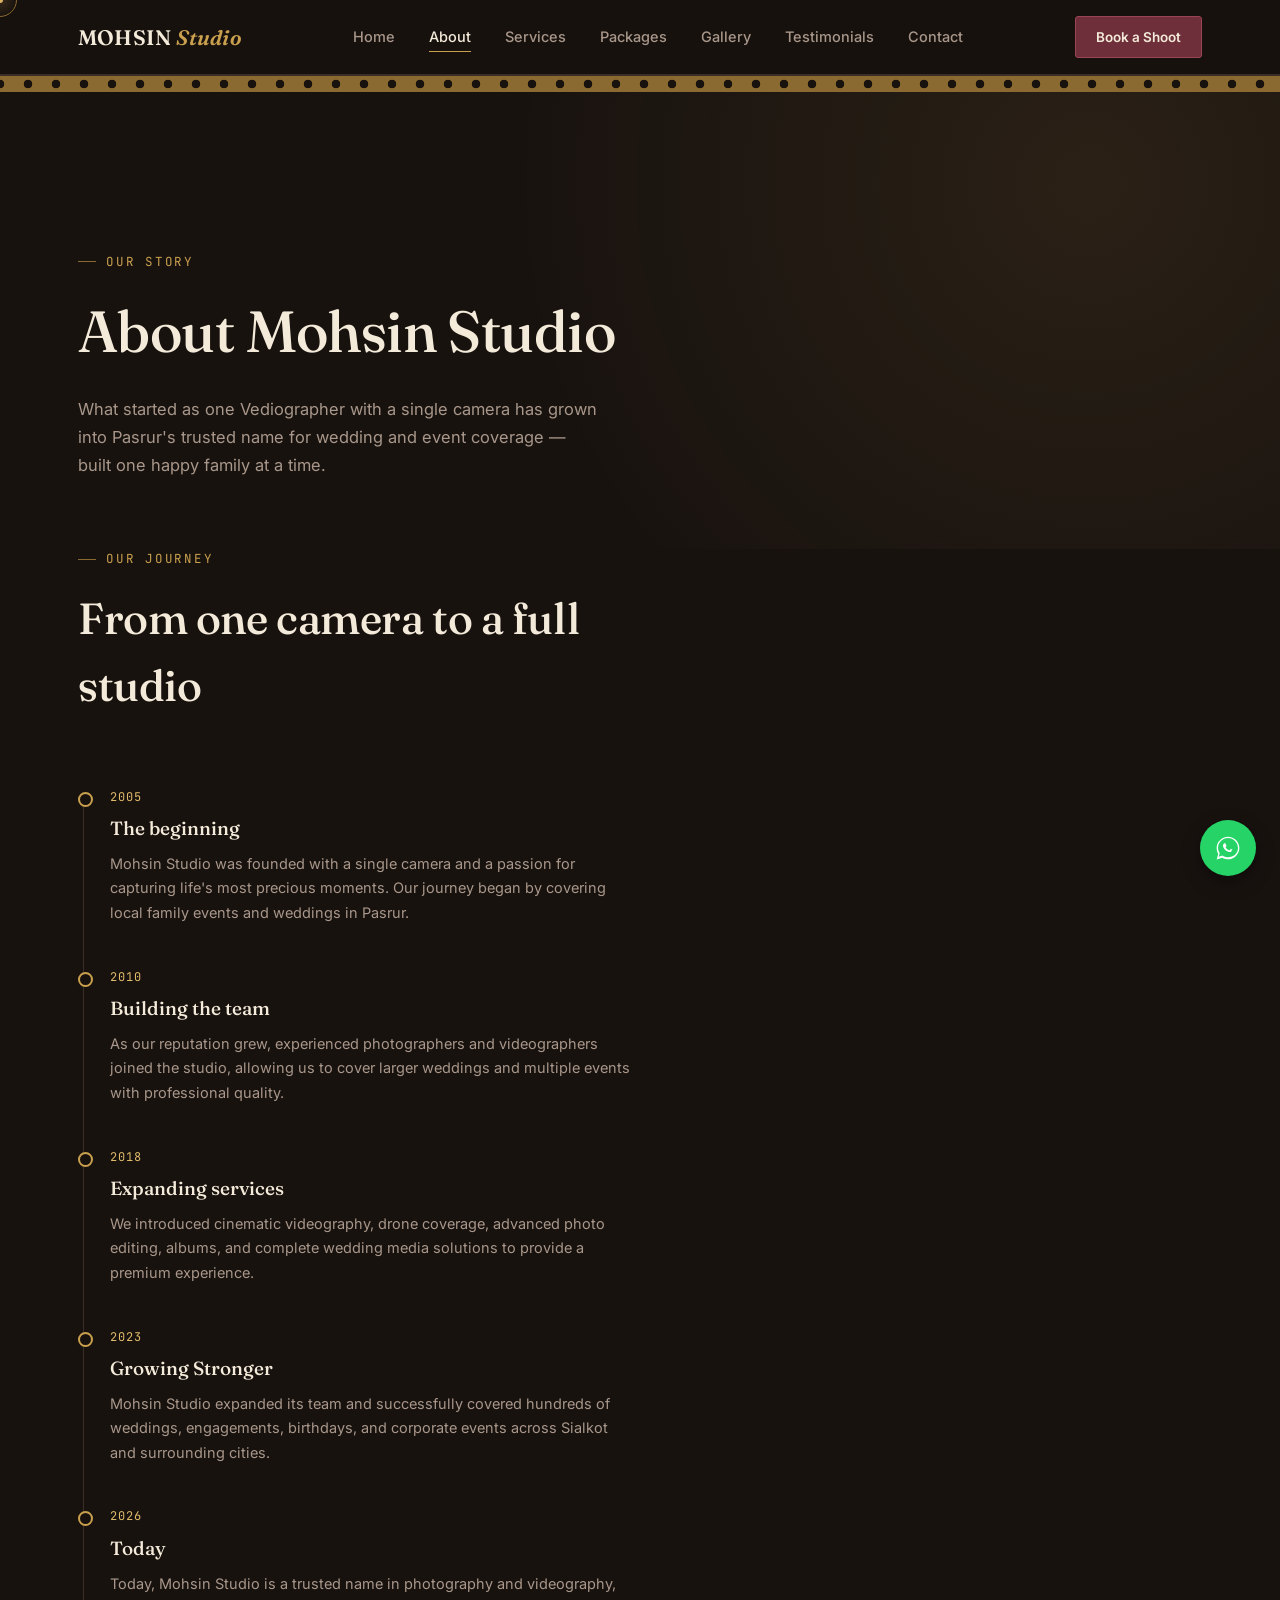
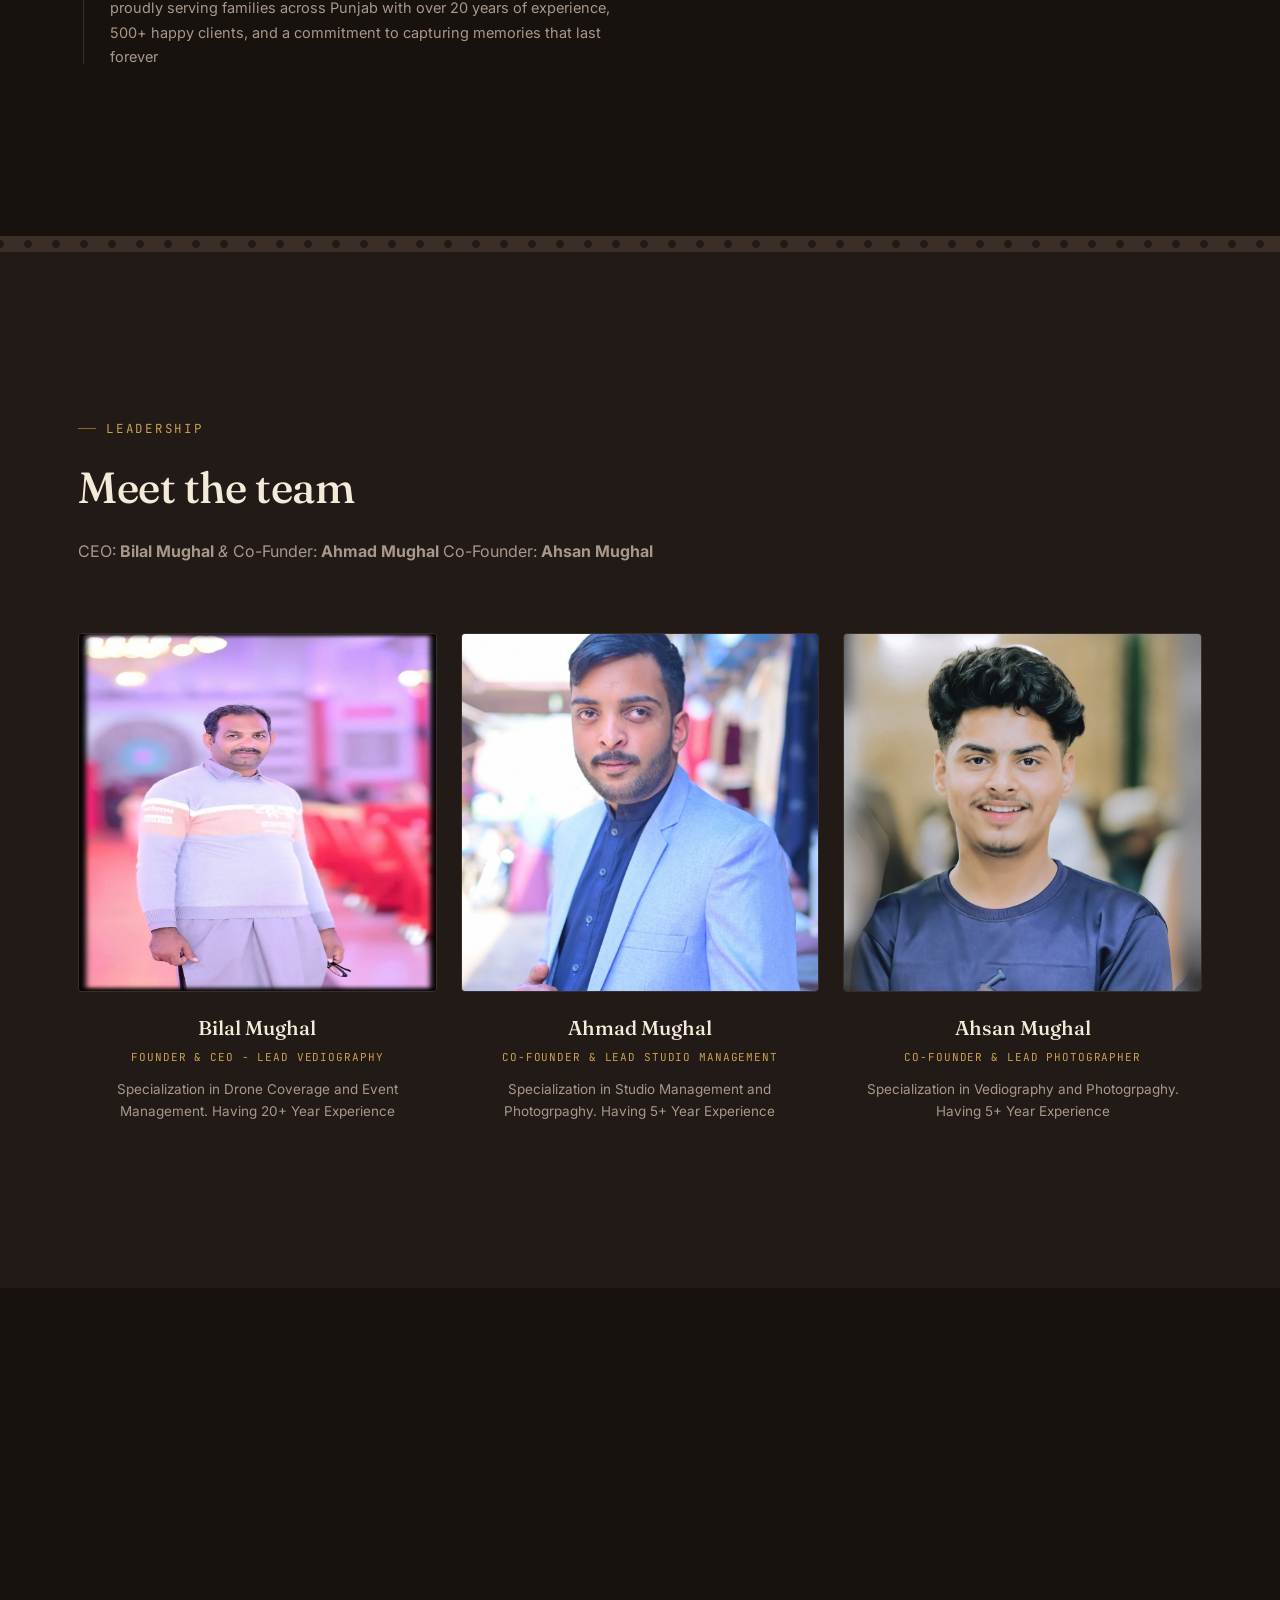
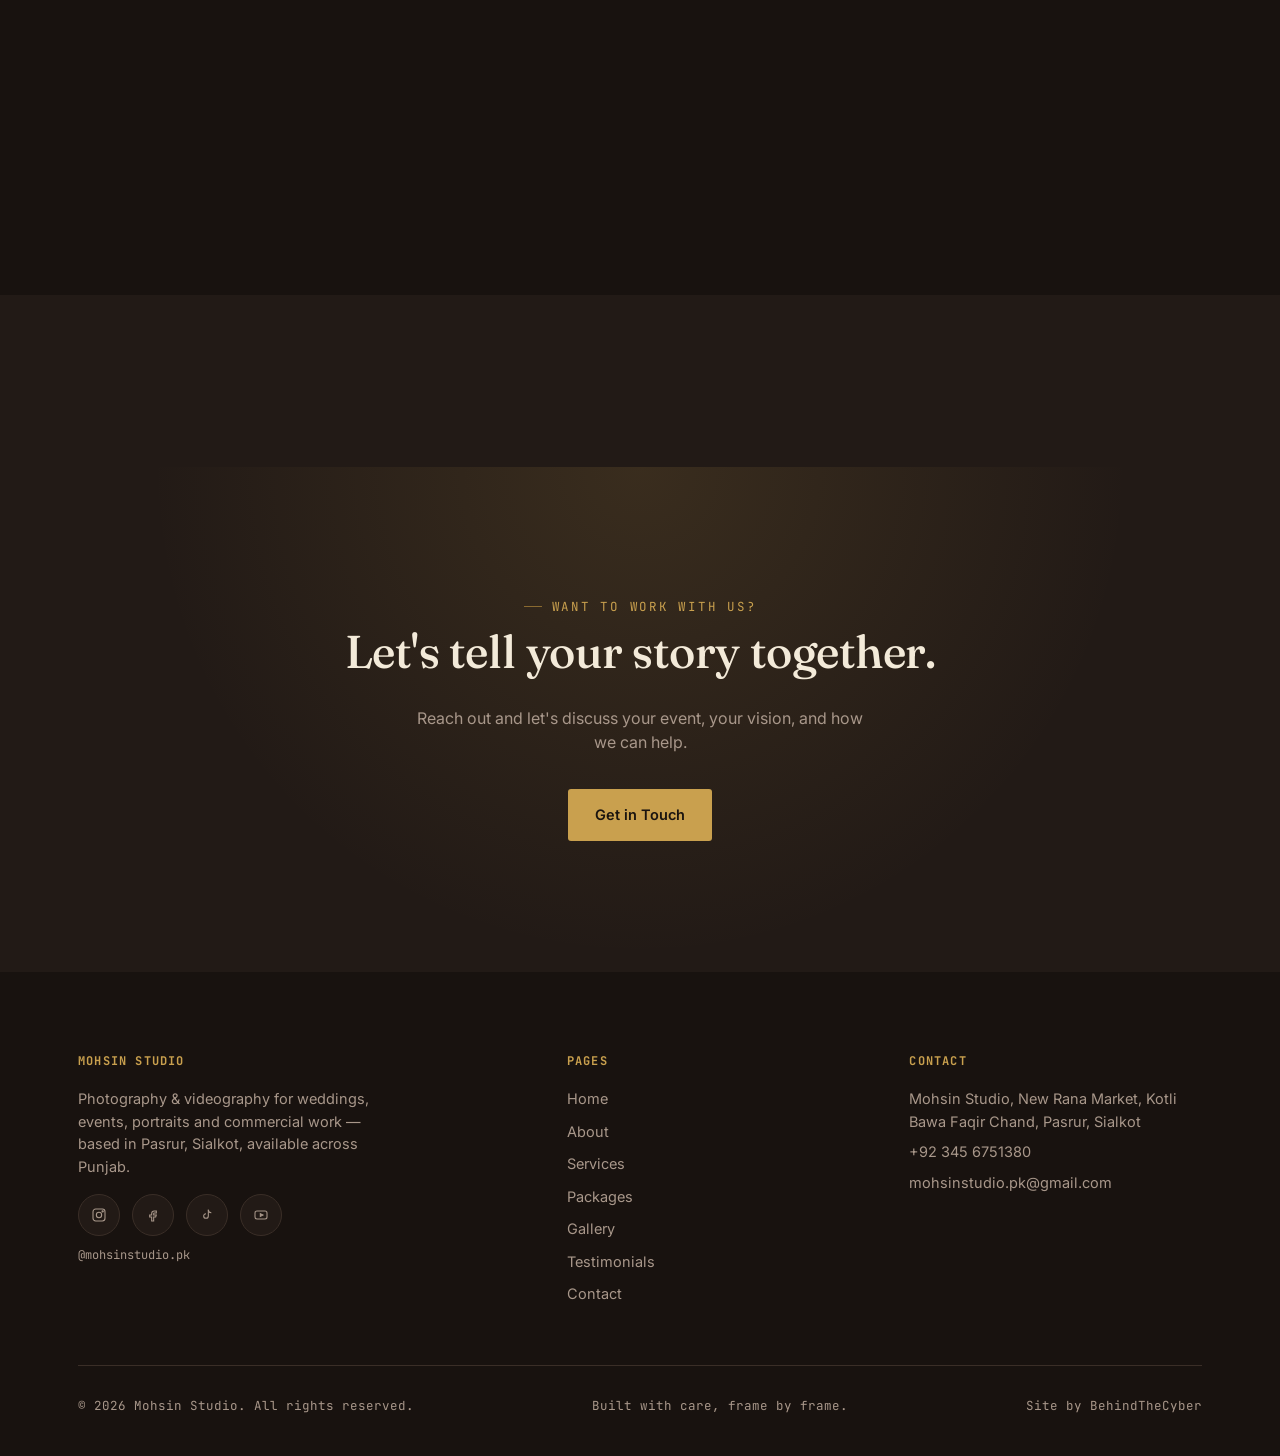
<file: Website/about.html>
<!DOCTYPE html>
<html lang="en">
<head>
<meta charset="UTF-8">
<meta name="viewport" content="width=device-width, initial-scale=1.0">
<title>About Us — Mohsin Studio | Photography & Videography Sialkot</title>
<link rel="apple-touch-icon" sizes="180x180" href="assets/images/logo.webp">
<link rel="icon" type="image/webp" sizes="32x32" href="assets/images/logo.webp">
<link rel="icon" type="image/webp" sizes="16x16" href="assets/images/logo.webp">
<meta name="description" content="Meet the team behind Mohsin Studio — a Sialkot-based photography and videography studio covering weddings and events across Punjab.">
<link rel="canonical" href="https://mohsinstudiopk.netlify.app/about.html">
<meta property="og:type" content="website">
<meta property="og:site_name" content="Mohsin Studio">
<meta property="og:title" content="About Us — Mohsin Studio | Photography & Videography Sialkot">
<meta property="og:description" content="Meet the team behind Mohsin Studio — a Sialkot-based photography and videography studio covering weddings and events across Punjab.">
<meta property="og:url" content="https://mohsinstudiopk.netlify.app/about.html">
<meta property="og:image" content="https://mohsinstudiopk.netlify.app/assets/images/og-cover.jpg">
<meta name="twitter:card" content="summary_large_image">
<meta name="twitter:title" content="About Us — Mohsin Studio | Photography & Videography Sialkot">
<meta name="twitter:description" content="Meet the team behind Mohsin Studio — a Sialkot-based photography and videography studio covering weddings and events across Punjab.">
<meta name="twitter:image" content="https://mohsinstudiopk.netlify.app/assets/images/og-cover.jpg">
<!-- <link rel="icon" href="data:image/svg+xml,%3Csvg xmlns='http://www.w3.org/2000/svg' viewBox='0 0 24 24' fill='none' stroke='%23c9a04e' stroke-width='1.6'%3E%3Cpath d='M4 7h3l2-2h6l2 2h3a1 1 0 0 1 1 1v10a1 1 0 0 1-1 1H4a1 1 0 0 1-1-1V8a1 1 0 0 1 1-1z'/%3E%3Ccircle cx='12' cy='13' r='3.5'/%3E%3C/svg%3E"> -->
<link rel="preconnect" href="https://fonts.googleapis.com">
<link rel="preconnect" href="https://fonts.gstatic.com" crossorigin>
<link href="https://fonts.googleapis.com/css2?family=Fraunces:ital,opsz,wght@0,9..144,300;0,9..144,500;0,9..144,600;1,9..144,500&family=Inter:wght@400;500;600;700&family=JetBrains+Mono:wght@400;500&display=swap" rel="stylesheet">
<link rel="stylesheet" href="css/style.css">
</head>
<body>

<div class="page-transition-overlay"></div>

<header>
  <nav class="wrap">
    <a href="index.html" class="logo">MOHSIN <span>Studio</span></a>
    <div class="nav-links">
      <a href="index.html">Home</a>
      <a href="about.html">About</a>
      <a href="services.html">Services</a>
      <a href="packages.html">Packages</a>
      <a href="gallery.html">Gallery</a>
      <a href="testimonials.html">Testimonials</a>
      <a href="contact.html">Contact</a>
    </div>
    <a href="contact.html" class="nav-cta">Book a Shoot</a>
    <button class="nav-burger" id="burgerBtn" aria-label="Open menu" aria-expanded="false">
      <span></span><span></span><span></span>
    </button>
  </nav>
  <div class="mobile-menu" id="mobileMenu">
    <a href="index.html">Home</a>
    <a href="about.html">About</a>
    <a href="services.html">Services</a>
    <a href="packages.html">Packages</a>
    <a href="gallery.html">Gallery</a>
    <a href="testimonials.html">Testimonials</a>
    <a href="contact.html">Contact</a>
  </div>
</header>

<div class="sprocket"></div>

<div class="page-header">
  <div class="wrap reveal">
    <div class="eyebrow">Our Story</div>
    <h1>About Mohsin Studio</h1>
    <p>What started as one Vediographer with a single camera has grown into Pasrur's trusted name for wedding and event coverage — built one happy family at a time.</p>
  </div>
</div>

<!-- HISTORY TIMELINE -->
<section style="padding-top:0;">
  <div class="wrap">
    <div class="section-head reveal">
      <div class="eyebrow">Our Journey</div>
      <h2>From one camera to a full studio</h2>
    </div>
    <div class="timeline reveal">
      <div class="timeline-item">
        <div class="timeline-year">2005</div>
        <h4>The beginning</h4>
        <p>Mohsin Studio was founded with a single camera and a passion for capturing life's most precious moments. Our journey began by covering local family events and weddings in Pasrur.</p>
      </div>
      <div class="timeline-item">
        <div class="timeline-year">2010</div>
        <h4>Building the team</h4>
        <p>As our reputation grew, experienced photographers and videographers joined the studio, allowing us to cover larger weddings and multiple events with professional quality.</p>
      </div>
      <div class="timeline-item">
        <div class="timeline-year">2018</div>
        <h4>Expanding services</h4>
        <p>We introduced cinematic videography, drone coverage, advanced photo editing, albums, and complete wedding media solutions to provide a premium experience.</p>
      </div>
      <div class="timeline-item">
        <div class="timeline-year">2023</div>
        <h4>Growing Stronger</h4>
        <p>Mohsin Studio expanded its team and successfully covered hundreds of weddings, engagements, birthdays, and corporate events across Sialkot and surrounding cities.</p>
      </div>
       <div class="timeline-item">
        <div class="timeline-year">2026</div>
        <h4>Today</h4>
        <p>Today, Mohsin Studio is a trusted name in photography and videography, proudly serving families across Punjab with over 20 years of experience, 500+ happy clients, and a commitment to capturing memories that last forever</p>
      </div>
    </div>
  </div>
</section>

<div class="sprocket alt"></div>

<!-- FOUNDERS / TEAM -->
<section style="background:var(--bg-alt);">
  <div class="wrap">
    <div class="section-head reveal">
      <div class="eyebrow">Leadership</div>
      <h2>Meet the team</h2>
      <p>CEO: <b>Bilal Mughal</b> <i>&</i> Co-Funder: <b>Ahmad Mughal</b>  Co-Founder: <b> Ahsan Mughal</b></p>
    </div>
    <div class="team-grid reveal">

      <div class="team-card">
        <div class="team-photo">
          <div class="frame-ph">
             <img src="assets/images/founder-1.webp" alt="Founder name">
          </div>
        </div>
        <h4>Bilal Mughal</h4>
        <div class="team-role">Founder &amp; CEO - Lead Vediography</div>
        <p class="team-bio">Specialization in  Drone Coverage and Event Management. Having 20+ Year Experience</p>
      </div>

      <div class="team-card">
        <div class="team-photo">
          <div class="frame-ph">
             <img src="assets/images/founder-2.webp" alt="Co-Founder name">
          </div>
        </div>
        <h4>Ahmad Mughal</h4>
        <div class="team-role">Co-Founder &amp; Lead Studio Management</div>
        <p class="team-bio">Specialization in Studio Management and Photogrpaghy. Having 5+ Year Experience</p>
      </div>

      <div class="team-card">
        <div class="team-photo">
          <div class="frame-ph">
             <img src="assets/images/founder-3.webp" alt="Co-Founder name">
          </div>
        </div>
        <h4>Ahsan Mughal</h4>
        <div class="team-role">Co-Founder &amp; Lead Photographer</div>
        <p class="team-bio">Specialization in Vediography and Photogrpaghy. Having 5+ Year Experience</p>
      </div>

    </div>
  </div>
</section>

<!-- VALUES -->
<section>
  <div class="wrap">
    <div class="section-head reveal">
      <div class="eyebrow">What We Believe</div>
      <h2>Our values</h2>
    </div>
    <div class="values-grid reveal">
      <div class="value-card">
        <h4>Authentic Moments</h4>
        <p>We chase real emotion over staged poses — the candid laugh, the quiet glance, the moments you'd otherwise miss.</p>
      </div>
      <div class="value-card">
        <h4>Reliability</h4>
        <p>We show up on time, deliver when promised, and communicate clearly from booking to final delivery.</p>
      </div>
      <div class="value-card">
        <h4>Cultural Understanding</h4>
        <p>Years of shooting Pakistani weddings means we know exactly when and where the best moments happen.</p>
      </div>
    </div>
  </div>
</section>

<!-- STATS -->
<section class="stats-strip">
  <div class="wrap stats-grid reveal">
    <div class="stat-item">
      <div class="stat-value" data-target="20" data-suffix="+">20+</div>
      <div class="stat-label">Years Experience</div>
    </div>
    <div class="stat-item">
      <div class="stat-value" data-target="350" data-suffix="+">350+</div>
      <div class="stat-label">Events Covered</div>
    </div>
    <div class="stat-item">
      <div class="stat-value" data-target="500" data-suffix="+">500+</div>
      <div class="stat-label">Happy Families</div>
    </div>
    <div class="stat-item">
      <div class="stat-value" data-target="95" data-suffix="★">95★</div>
      <div class="stat-label">Average Rating</div>
    </div>
  </div>
</section>

<div class="cta-banner reveal">
  <div class="wrap">
    <div class="eyebrow" style="justify-content:center;">Want to work with us?</div>
    <h2>Let's tell your story together.</h2>
    <p>Reach out and let's discuss your event, your vision, and how we can help.</p>
    <a href="contact.html" class="btn btn-primary">Get in Touch</a>
  </div>
</div>

<footer id="contact">
  <div class="wrap">
    <div class="footer-grid">
      <div class="col">
        <h4>Mohsin Studio</h4>
        <p style="max-width:320px;">Photography & videography for weddings, events, portraits and commercial work — based in Pasrur, Sialkot, available across Punjab.</p>
        <div class="social-row">
          <a href="https://instagram.com/mohsinstudio.pk" target="_blank" rel="noopener" aria-label="Instagram"><svg width="16" height="16" viewBox="0 0 24 24" fill="none" stroke="currentColor" stroke-width="1.6"><rect x="3" y="3" width="18" height="18" rx="4"/><circle cx="12" cy="12" r="4"/><circle cx="17.5" cy="6.5" r="1"/></svg></a>
          <a href="https://facebook.com/mohsinstudio.pk" target="_blank" rel="noopener" aria-label="Facebook"><svg width="16" height="16" viewBox="0 0 24 24" fill="none" stroke="currentColor" stroke-width="1.6"><path d="M14 9h3V6h-3a4 4 0 0 0-4 4v2H7v3h3v6h3v-6h3l1-3h-4v-2a1 1 0 0 1 1-1z"/></svg></a>
          <a href="https://tiktok.com/@mohsinstudio.pk" target="_blank" rel="noopener" aria-label="TikTok"><svg width="16" height="16" viewBox="0 0 24 24" fill="none" stroke="currentColor" stroke-width="1.6"><path d="M14 4v9.5a3.5 3.5 0 1 1-3.5-3.5"/><path d="M14 4c0 2.5 2 4.5 4.5 4.5"/></svg></a>
          <a href="https://youtube.com/@mohsinmoviesandphotostudio" target="_blank" rel="noopener" aria-label="YouTube"><svg width="16" height="16" viewBox="0 0 24 24" fill="none" stroke="currentColor" stroke-width="1.6"><rect x="3" y="6" width="18" height="12" rx="3"/><path d="M11 10l4 2-4 2z" fill="currentColor"/></svg></a>
        </div>
        <p style="margin-top:10px; font-family:var(--font-mono); font-size:12px; color:var(--muted);">@mohsinstudio.pk</p>
      </div>
      <div class="col">
        <h4>Pages</h4>
        <a href="index.html">Home</a>
        <a href="about.html">About</a>
        <a href="services.html">Services</a>
        <a href="packages.html">Packages</a>
        <a href="gallery.html">Gallery</a>
        <a href="testimonials.html">Testimonials</a>
        <a href="contact.html">Contact</a>
      </div>
      <div class="col">
        <h4>Contact</h4>
        <p>Mohsin Studio, New Rana Market, Kotli Bawa Faqir Chand, Pasrur, Sialkot</p>
        <p style="margin-top:8px;"><a href="https://wa.me/923456751380" target="_blank" rel="noopener" style="color:inherit;">+92 345 6751380</a></p>
        <p style="margin-top:8px;"><a href="mailto:mohsinstudio.pk@gmail.com" style="color:inherit;">mohsinstudio.pk@gmail.com</a></p>
      </div>
    </div>
    <div class="bottom-row">
      <span>© <span id="year"></span> Mohsin Studio. All rights reserved.</span>
      <span>Built with care, frame by frame.</span>
      <span>Site by <a href="https://behindthecyber.netlify.app" target="_blank" rel="noopener" style="color:inherit;">BehindTheCyber</a></span>
    </div>
  </div>
</footer>

<a href="#" id="waFloat" class="wa-float" aria-label="Chat on WhatsApp">
  <svg viewBox="0 0 32 32" fill="white"><path d="M16 3C9 3 3 9 3 16c0 2.5.7 4.8 1.9 6.8L3 29l6.4-1.8c1.9 1.1 4.1 1.7 6.6 1.7 7 0 13-6 13-13S23 3 16 3zm0 23.6c-2.2 0-4.2-.6-6-1.7l-.4-.2-4.2 1.2 1.2-4.1-.3-.4C5.2 19.7 4.6 17.9 4.6 16c0-6.3 5.1-11.4 11.4-11.4S27.4 9.7 27.4 16 22.3 26.6 16 26.6zm6.2-8.5c-.3-.2-2-1-2.3-1.1-.3-.1-.5-.2-.8.2-.2.3-.9 1.1-1.1 1.3-.2.2-.4.3-.7.1-1.7-.8-2.8-1.5-3.9-3.3-.3-.5.3-.5.8-1.6.1-.2 0-.4-.1-.6-.1-.2-.6-1.5-.9-2-.2-.5-.5-.4-.7-.4h-.6c-.2 0-.5.1-.7.4-.2.3-.9 1-.9 2.3s.9 2.6 1 2.8c.1.2 1.8 2.8 4.4 3.8 2.1.9 2.5.7 2.9.6.4 0 1.3-.5 1.5-1 .2-.5.2-1 .1-1.1-.1-.1-.3-.2-.6-.4z"/></svg>
</a>

<script src="js/script.js"></script>
</body>
</html>
</file>
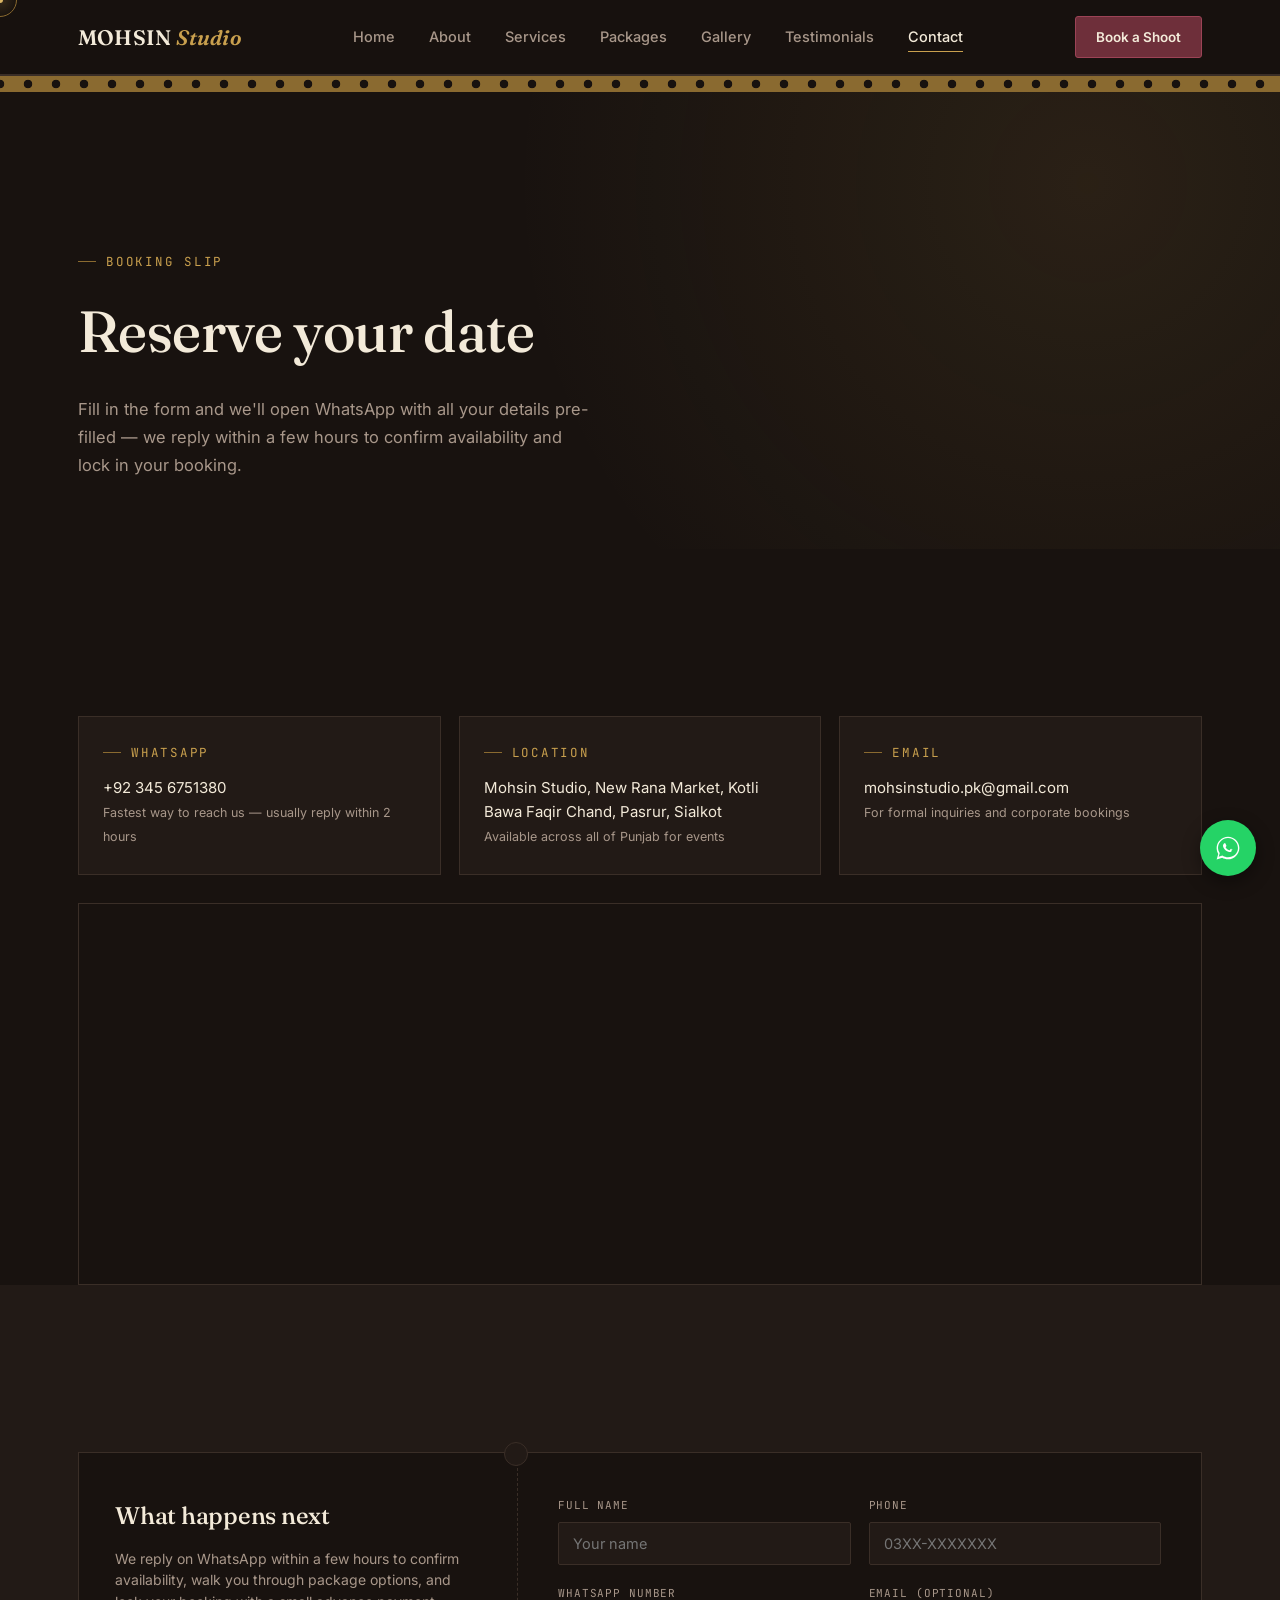
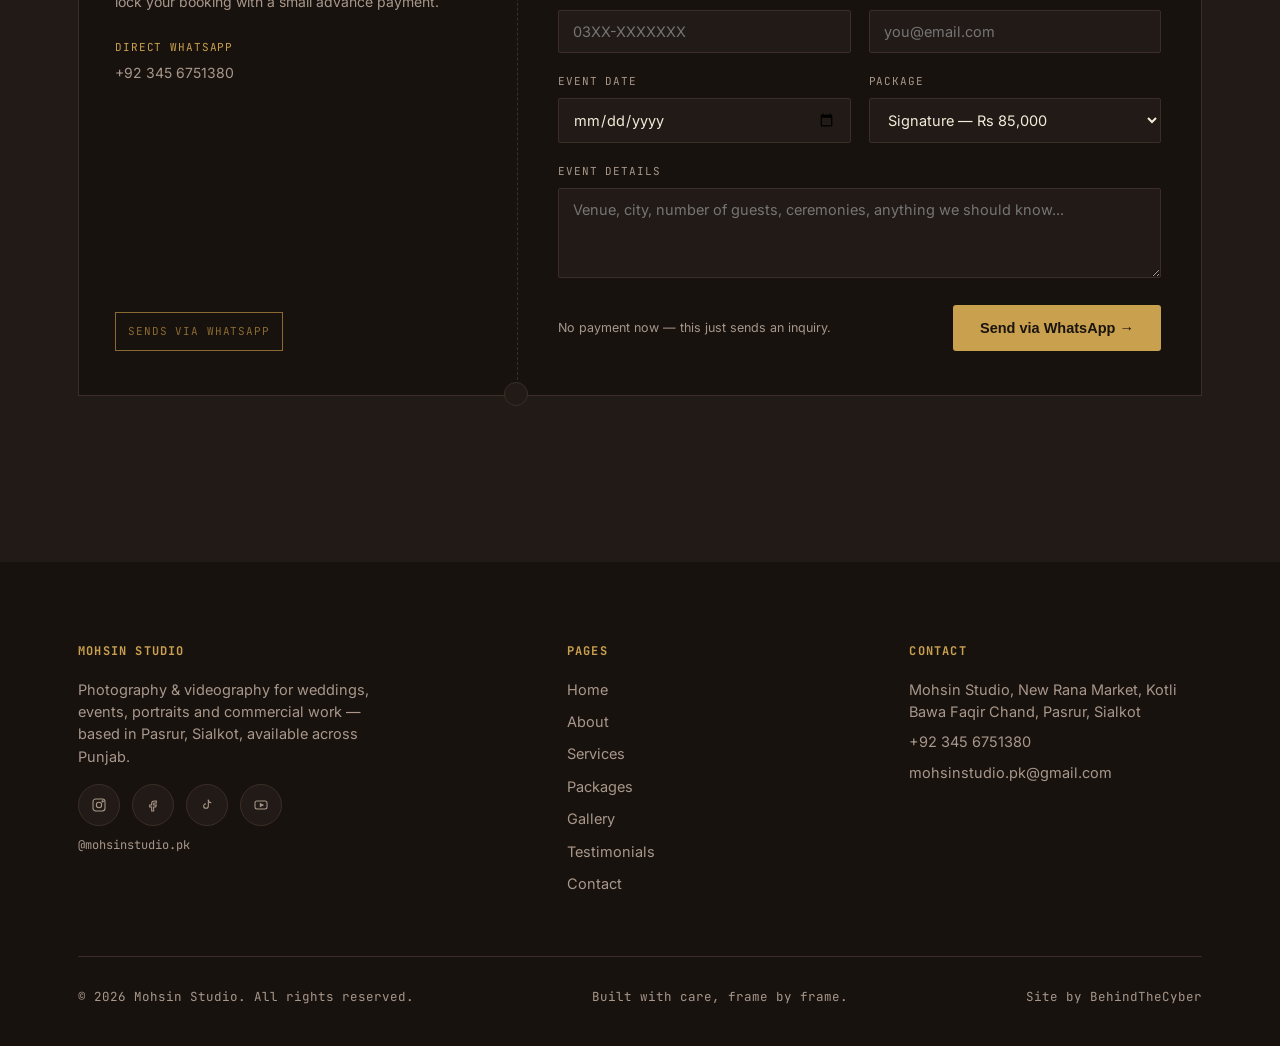
<file: Website/contact.html>
<!DOCTYPE html>
<html lang="en">
<head>
<meta charset="UTF-8">
<meta name="viewport" content="width=device-width, initial-scale=1.0">
<title>Contact & Booking — Mohsin Studio, Pasrur, Sialkot</title>
<link rel="apple-touch-icon" sizes="180x180" href="assets/images/logo.webp">
<link rel="icon" type="image/webp" sizes="32x32" href="assets/images/logo.webp">
<link rel="icon" type="image/webp" sizes="16x16" href="assets/images/logo.webp">
<meta name="description" content="Book your wedding or event shoot with Mohsin Studio. WhatsApp +92 345 6751380. Located at New Rana Market, Kotli Bawa Faqir Chand, Pasrur, Sialkot — available across Punjab.">
<link rel="canonical" href="https://mohsinstudiopk.netlify.app/contact.html">
<meta property="og:type" content="website">
<meta property="og:site_name" content="Mohsin Studio">
<meta property="og:title" content="Contact & Booking — Mohsin Studio, Pasrur, Sialkot">
<meta property="og:description" content="Book your wedding or event shoot with Mohsin Studio. WhatsApp +92 345 6751380. Located at New Rana Market, Kotli Bawa Faqir Chand, Pasrur, Sialkot — available across Punjab.">
<meta property="og:url" content="https://mohsinstudiopk.netlify.app/contact.html">
<meta property="og:image" content="https://mohsinstudiopk.netlify.app/assets/images/og-cover.webp">
<meta name="twitter:card" content="summary_large_image">
<meta name="twitter:title" content="Contact & Booking — Mohsin Studio, Pasrur, Sialkot">
<meta name="twitter:description" content="Book your wedding or event shoot with Mohsin Studio. WhatsApp +92 345 6751380. Located at New Rana Market, Kotli Bawa Faqir Chand, Pasrur, Sialkot — available across Punjab.">
<meta name="twitter:image" content="https://mohsinstudiopk.netlify.app/assets/images/og-cover.webp">
<!-- <link rel="icon" href="data:image/svg+xml,%3Csvg xmlns='http://www.w3.org/2000/svg' viewBox='0 0 24 24' fill='none' stroke='%23c9a04e' stroke-width='1.6'%3E%3Cpath d='M4 7h3l2-2h6l2 2h3a1 1 0 0 1 1 1v10a1 1 0 0 1-1 1H4a1 1 0 0 1-1-1V8a1 1 0 0 1 1-1z'/%3E%3Ccircle cx='12' cy='13' r='3.5'/%3E%3C/svg%3E"> -->
<link rel="preconnect" href="https://fonts.googleapis.com">
<link rel="preconnect" href="https://fonts.gstatic.com" crossorigin>
<link href="https://fonts.googleapis.com/css2?family=Fraunces:ital,opsz,wght@0,9..144,300;0,9..144,500;0,9..144,600;1,9..144,500&family=Inter:wght@400;500;600;700&family=JetBrains+Mono:wght@400;500&display=swap" rel="stylesheet">
<link rel="stylesheet" href="css/style.css">
</head>
<body>

<div class="page-transition-overlay"></div>

<header>
  <nav class="wrap">
    <a href="index.html" class="logo">MOHSIN <span>Studio</span></a>
    <div class="nav-links">
      <a href="index.html">Home</a>
      <a href="about.html">About</a>
      <a href="services.html">Services</a>
      <a href="packages.html">Packages</a>
      <a href="gallery.html">Gallery</a>
      <a href="testimonials.html">Testimonials</a>
      <a href="contact.html">Contact</a>
    </div>
    <a href="contact.html" class="nav-cta">Book a Shoot</a>
    <button class="nav-burger" id="burgerBtn" aria-label="Open menu" aria-expanded="false">
      <span></span><span></span><span></span>
    </button>
  </nav>
  <div class="mobile-menu" id="mobileMenu">
    <a href="index.html">Home</a>
    <a href="about.html">About</a>
    <a href="services.html">Services</a>
    <a href="packages.html">Packages</a>
    <a href="gallery.html">Gallery</a>
    <a href="testimonials.html">Testimonials</a>
    <a href="contact.html">Contact</a>
  </div>
</header>

<div class="sprocket"></div>

<div class="page-header">
  <div class="wrap reveal">
    <div class="eyebrow">Booking Slip</div>
    <h1>Reserve your date</h1>
    <p>Fill in the form and we'll open WhatsApp with all your details pre-filled — we reply within a few hours to confirm availability and lock in your booking.</p>
  </div>
</div>

<!-- CONTACT INFO CARDS -->
<section style="padding-bottom:0;">
  <div class="wrap">
    <div class="contact-info-grid reveal">
      <div class="contact-info-card">
        <div class="eyebrow">WhatsApp</div>
        <p><a href="https://wa.me/923456751380" target="_blank" rel="noopener" style="color:inherit;">+92 345 6751380</a><br><small style="color:var(--muted);">Fastest way to reach us — usually reply within 2 hours</small></p>
      </div>
      <div class="contact-info-card">
        <div class="eyebrow">Location</div>
        <p>Mohsin Studio, New Rana Market, Kotli Bawa Faqir Chand, Pasrur, Sialkot<br><small style="color:var(--muted);">Available across all of Punjab for events</small></p>
      </div>
      <div class="contact-info-card">
        <div class="eyebrow">Email</div>
        <p><a href="mailto:mohsinstudio.pk@gmail.com" style="color:inherit;">mohsinstudio.pk@gmail.com</a><br><small style="color:var(--muted);">For formal inquiries and corporate bookings</small></p>
      </div>
    </div>
    <div class="map-embed-wrap reveal">
      <iframe
        src="https://www.google.com/maps?q=Mohsin+Studio,+New+Rana+Market,+Kotli+Bawa+Faqir+Chand,+Pasrur,+Sialkot,+Pakistan&output=embed"
        title="Mohsin Studio location — New Rana Market, Kotli Bawa Faqir Chand, Pasrur, Sialkot"
        loading="lazy"
        referrerpolicy="no-referrer-when-downgrade">
      </iframe>
    </div>
  </div>
</section>

<!-- BOOKING FORM -->
<section class="booking-section">
  <div class="wrap">
    <div class="ticket reveal">
      <div class="ticket-side">
        <div>
          <h3>What happens next</h3>
          <p>We reply on WhatsApp within a few hours to confirm availability, walk you through package options, and lock your booking with a small advance payment.</p>
          <div class="contact-block">
            <p style="color:var(--gold); font-family:var(--font-mono); font-size:11px; letter-spacing:.08em; text-transform:uppercase; margin-bottom:6px;">Direct WhatsApp</p>
            <p><a href="https://wa.me/923456751380" target="_blank" rel="noopener" style="color:inherit;">+92 345 6751380</a></p>
          </div>
        </div>
        <div class="ticket-stamp">Sends via WhatsApp</div>
      </div>

      <form id="bookingForm" name="booking" method="POST" data-netlify="true" netlify-honeypot="bot-field">
        <input type="hidden" name="form-name" value="booking">
        <p class="hp-field"><label>Don't fill this out if you're human: <input name="bot-field"></label></p>

        <div class="form-row">
          <div class="field">
            <label for="name">Full name</label>
            <input type="text" id="name" name="name" required placeholder="Your name">
          </div>
          <div class="field">
            <label for="phone">Phone</label>
            <input type="tel" id="phone" name="phone" required placeholder="03XX-XXXXXXX">
          </div>
        </div>
        <div class="form-row">
          <div class="field">
            <label for="whatsapp">WhatsApp number</label>
            <input type="tel" id="whatsapp" name="whatsapp" required placeholder="03XX-XXXXXXX">
          </div>
          <div class="field">
            <label for="email">Email (optional)</label>
            <input type="email" id="email" name="email" placeholder="you@email.com">
          </div>
        </div>
        <div class="form-row">
          <div class="field">
            <label for="eventDate">Event date</label>
            <input type="date" id="eventDate" name="eventDate" required>
          </div>
          <div class="field">
            <label for="package">Package</label>
            <select id="package" name="package">
              <option value="Essential">Essential — Rs 40,000</option>
              <option value="Signature" selected>Signature — Rs 85,000</option>
              <option value="Cinematic">Cinematic — Rs 1,10,000</option>
              <option value="Commercial">Commercial — Custom quote</option>
            </select>
          </div>
        </div>
        <div class="field">
          <label for="message">Event details</label>
          <textarea id="message" name="message" placeholder="Venue, city, number of guests, ceremonies, anything we should know..."></textarea>
        </div>
        <div class="form-foot">
          <span class="form-note">No payment now — this just sends an inquiry.</span>
          <button type="submit" class="btn btn-primary">Send via WhatsApp →</button>
        </div>
        <div class="form-status" id="formStatus"></div>
      </form>
    </div>
  </div>
</section>

<footer>
  <div class="wrap">
    <div class="footer-grid">
      <div class="col">
        <h4>Mohsin Studio</h4>
        <p style="max-width:320px;">Photography & videography for weddings, events, portraits and commercial work — based in Pasrur, Sialkot, available across Punjab.</p>
        <div class="social-row">
          <a href="https://instagram.com/mohsinstudio.pk" target="_blank" rel="noopener" aria-label="Instagram"><svg width="16" height="16" viewBox="0 0 24 24" fill="none" stroke="currentColor" stroke-width="1.6"><rect x="3" y="3" width="18" height="18" rx="4"/><circle cx="12" cy="12" r="4"/><circle cx="17.5" cy="6.5" r="1"/></svg></a>
          <a href="https://facebook.com/mohsinstudio.pk" target="_blank" rel="noopener" aria-label="Facebook"><svg width="16" height="16" viewBox="0 0 24 24" fill="none" stroke="currentColor" stroke-width="1.6"><path d="M14 9h3V6h-3a4 4 0 0 0-4 4v2H7v3h3v6h3v-6h3l1-3h-4v-2a1 1 0 0 1 1-1z"/></svg></a>
          <a href="https://tiktok.com/@mohsinstudio.pk" target="_blank" rel="noopener" aria-label="TikTok"><svg width="16" height="16" viewBox="0 0 24 24" fill="none" stroke="currentColor" stroke-width="1.6"><path d="M14 4v9.5a3.5 3.5 0 1 1-3.5-3.5"/><path d="M14 4c0 2.5 2 4.5 4.5 4.5"/></svg></a>
          <a href="https://youtube.com/@mohsinmoviesandphotostudio" target="_blank" rel="noopener" aria-label="YouTube"><svg width="16" height="16" viewBox="0 0 24 24" fill="none" stroke="currentColor" stroke-width="1.6"><rect x="3" y="6" width="18" height="12" rx="3"/><path d="M11 10l4 2-4 2z" fill="currentColor"/></svg></a>
        </div>
        <p style="margin-top:10px; font-family:var(--font-mono); font-size:12px; color:var(--muted);">@mohsinstudio.pk</p>
      </div>
      <div class="col">
        <h4>Pages</h4>
        <a href="index.html">Home</a>
        <a href="about.html">About</a>
        <a href="services.html">Services</a>
        <a href="packages.html">Packages</a>
        <a href="gallery.html">Gallery</a>
        <a href="testimonials.html">Testimonials</a>
        <a href="contact.html">Contact</a>
      </div>
      <div class="col">
        <h4>Contact</h4>
        <p>Mohsin Studio, New Rana Market, Kotli Bawa Faqir Chand, Pasrur, Sialkot</p>
        <p style="margin-top:8px;"><a href="https://wa.me/923456751380" target="_blank" rel="noopener" style="color:inherit;">+92 345 6751380</a></p>
        <p style="margin-top:8px;"><a href="mailto:mohsinstudio.pk@gmail.com" style="color:inherit;">mohsinstudio.pk@gmail.com</a></p>
      </div>
    </div>
    <div class="bottom-row">
      <span>© <span id="year"></span> Mohsin Studio. All rights reserved.</span>
      <span>Built with care, frame by frame.</span>
      <span>Site by <a href="https://behindthecyber.netlify.app" target="_blank" rel="noopener" style="color:inherit;">BehindTheCyber</a></span>
    </div>
  </div>
</footer>

<a href="#" id="waFloat" class="wa-float" aria-label="Chat on WhatsApp">
  <svg viewBox="0 0 32 32" fill="white"><path d="M16 3C9 3 3 9 3 16c0 2.5.7 4.8 1.9 6.8L3 29l6.4-1.8c1.9 1.1 4.1 1.7 6.6 1.7 7 0 13-6 13-13S23 3 16 3zm0 23.6c-2.2 0-4.2-.6-6-1.7l-.4-.2-4.2 1.2 1.2-4.1-.3-.4C5.2 19.7 4.6 17.9 4.6 16c0-6.3 5.1-11.4 11.4-11.4S27.4 9.7 27.4 16 22.3 26.6 16 26.6zm6.2-8.5c-.3-.2-2-1-2.3-1.1-.3-.1-.5-.2-.8.2-.2.3-.9 1.1-1.1 1.3-.2.2-.4.3-.7.1-1.7-.8-2.8-1.5-3.9-3.3-.3-.5.3-.5.8-1.6.1-.2 0-.4-.1-.6-.1-.2-.6-1.5-.9-2-.2-.5-.5-.4-.7-.4h-.6c-.2 0-.5.1-.7.4-.2.3-.9 1-.9 2.3s.9 2.6 1 2.8c.1.2 1.8 2.8 4.4 3.8 2.1.9 2.5.7 2.9.6.4 0 1.3-.5 1.5-1 .2-.5.2-1 .1-1.1-.1-.1-.3-.2-.6-.4z"/></svg>
</a>

<script src="js/script.js"></script>
</body>
</html>
</file>
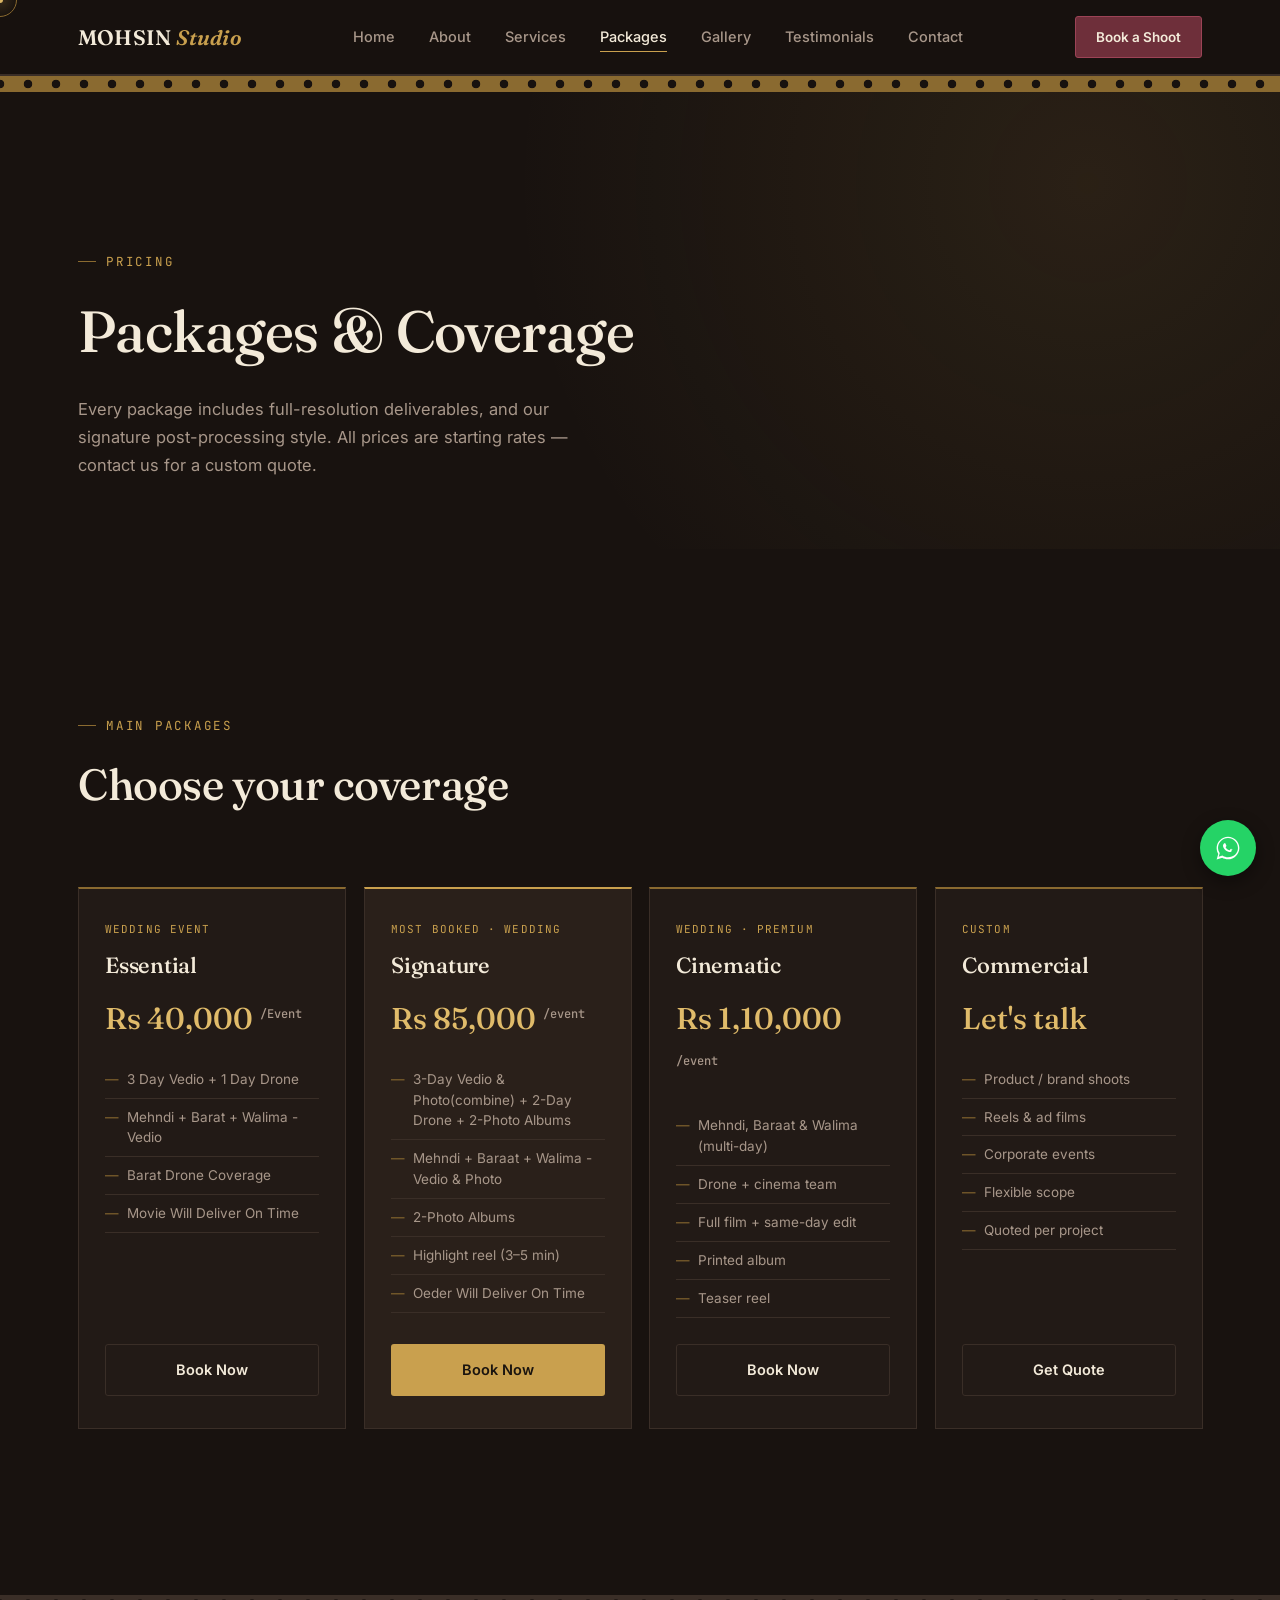
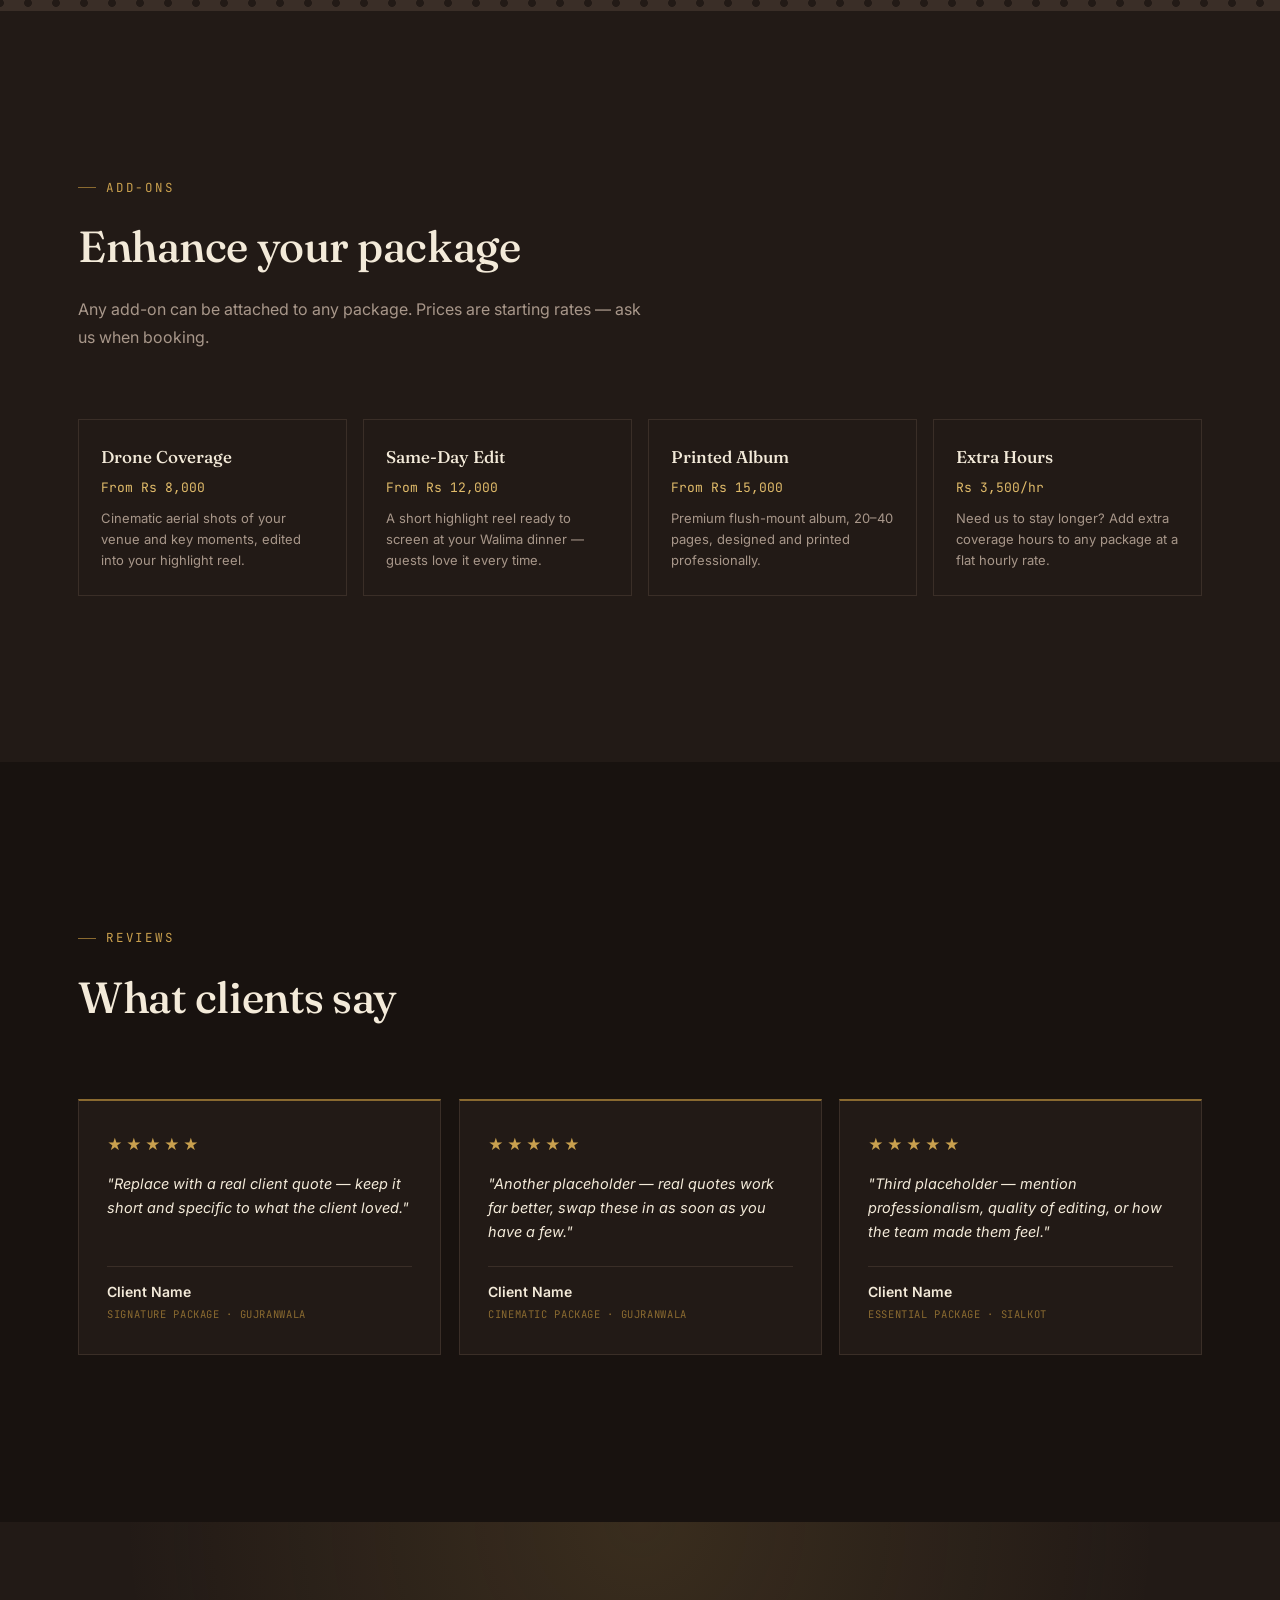
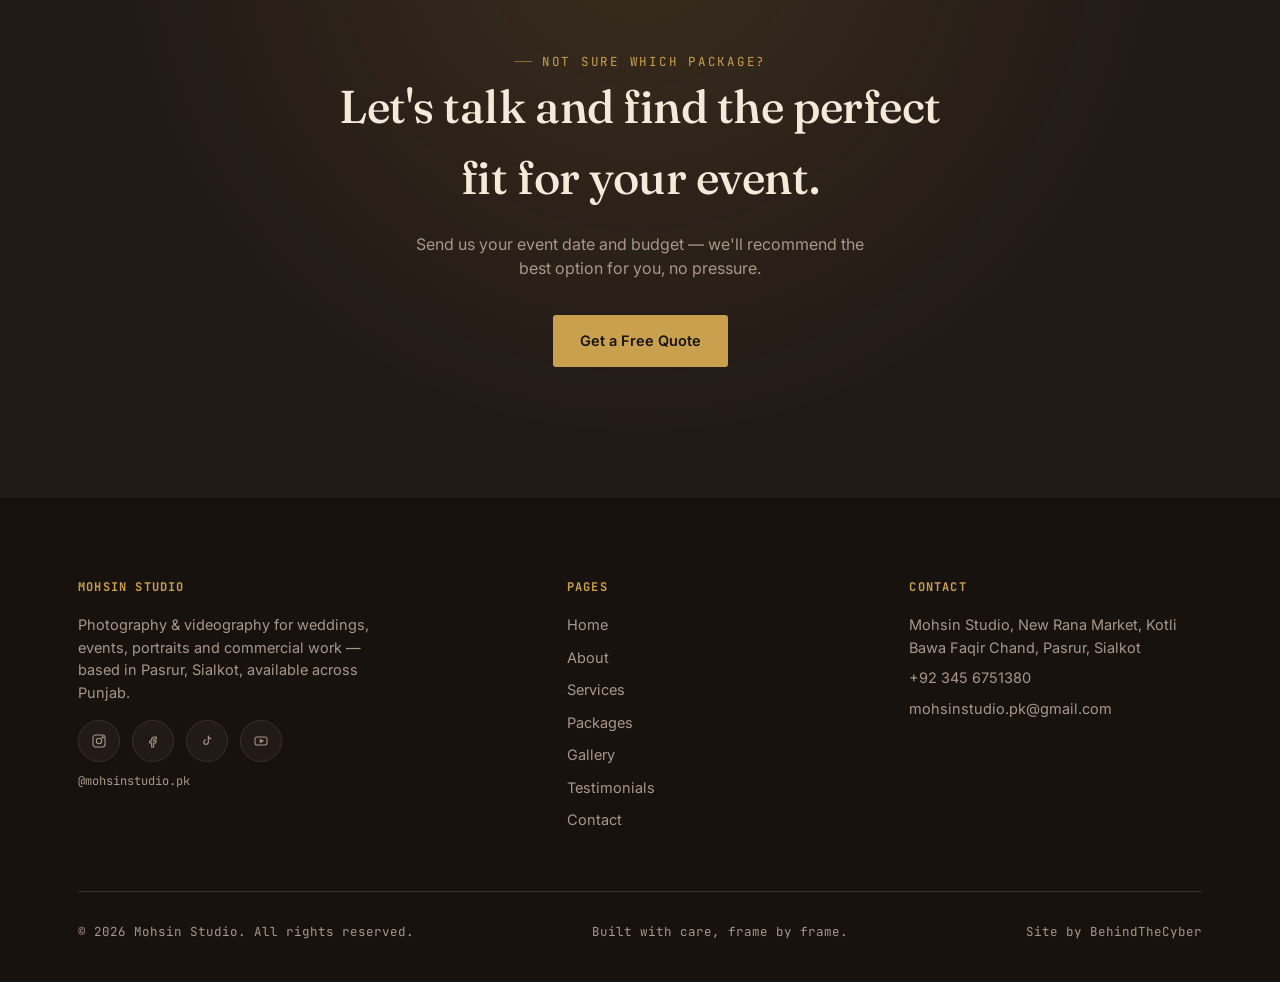
<file: Website/packages.html>
<!DOCTYPE html>
<html lang="en">
<head>
<meta charset="UTF-8">
<meta name="viewport" content="width=device-width, initial-scale=1.0">
<title>Packages & Pricing — Wedding Photography Packages | Mohsin Studio</title>
<link rel="apple-touch-icon" sizes="180x180" href="assets/images/logo.webp">
<link rel="icon" type="image/webp" sizes="32x32" href="assets/images/logo.webp">
<link rel="icon" type="image/webp" sizes="16x16" href="assets/images/logo.webp">
<meta name="description" content="Compare Mohsin Studio's wedding and event photography packages — Essential, Signature, Cinematic and Commercial — with transparent starting prices.">
<link rel="canonical" href="https://mohsinstudiopk.netlify.app/packages.html">
<meta property="og:type" content="website">
<meta property="og:site_name" content="Mohsin Studio">
<meta property="og:title" content="Packages & Pricing — Wedding Photography Packages | Mohsin Studio">
<meta property="og:description" content="Compare Mohsin Studio's wedding and event photography packages — Essential, Signature, Cinematic and Commercial — with transparent starting prices.">
<meta property="og:url" content="https://mohsinstudiopk.netlify.app/packages.html">
<meta property="og:image" content="https://mohsinstudiopk.netlify.app/assets/images/og-cover.webp">
<meta name="twitter:card" content="summary_large_image">
<meta name="twitter:title" content="Packages & Pricing — Wedding Photography Packages | Mohsin Studio">
<meta name="twitter:description" content="Compare Mohsin Studio's wedding and event photography packages — Essential, Signature, Cinematic and Commercial — with transparent starting prices.">
<meta name="twitter:image" content="https://mohsinstudiopk.netlify.app/assets/images/og-cover.webp">
<!-- <link rel="icon" href="data:image/svg+xml,%3Csvg xmlns='http://www.w3.org/2000/svg' viewBox='0 0 24 24' fill='none' stroke='%23c9a04e' stroke-width='1.6'%3E%3Cpath d='M4 7h3l2-2h6l2 2h3a1 1 0 0 1 1 1v10a1 1 0 0 1-1 1H4a1 1 0 0 1-1-1V8a1 1 0 0 1 1-1z'/%3E%3Ccircle cx='12' cy='13' r='3.5'/%3E%3C/svg%3E"> -->
<link rel="preconnect" href="https://fonts.googleapis.com">
<link rel="preconnect" href="https://fonts.gstatic.com" crossorigin>
<link href="https://fonts.googleapis.com/css2?family=Fraunces:ital,opsz,wght@0,9..144,300;0,9..144,500;0,9..144,600;1,9..144,500&family=Inter:wght@400;500;600;700&family=JetBrains+Mono:wght@400;500&display=swap" rel="stylesheet">
<link rel="stylesheet" href="css/style.css">
</head>
<body>

<div class="page-transition-overlay"></div>

<header>
  <nav class="wrap">
    <a href="index.html" class="logo">MOHSIN <span>Studio</span></a>
    <div class="nav-links">
      <a href="index.html">Home</a>
      <a href="about.html">About</a>
      <a href="services.html">Services</a>
      <a href="packages.html">Packages</a>
      <a href="gallery.html">Gallery</a>
      <a href="testimonials.html">Testimonials</a>
      <a href="contact.html">Contact</a>
    </div>
    <a href="contact.html" class="nav-cta">Book a Shoot</a>
    <button class="nav-burger" id="burgerBtn" aria-label="Open menu" aria-expanded="false">
      <span></span><span></span><span></span>
    </button>
  </nav>
  <div class="mobile-menu" id="mobileMenu">
    <a href="index.html">Home</a>
    <a href="about.html">About</a>
    <a href="services.html">Services</a>
    <a href="packages.html">Packages</a>
    <a href="gallery.html">Gallery</a>
    <a href="testimonials.html">Testimonials</a>
    <a href="contact.html">Contact</a>
  </div>
</header>

<div class="sprocket"></div>

<div class="page-header">
  <div class="wrap reveal">
    <div class="eyebrow">Pricing</div>
    <h1>Packages & Coverage</h1>
    <p>Every package includes full-resolution deliverables, and our signature post-processing style. All prices are starting rates — contact us for a custom quote.</p>
  </div>
</div>

<!-- MAIN PACKAGES -->
<section>
  <div class="wrap">
    <div class="section-head reveal">
      <div class="eyebrow">Main Packages</div>
      <h2>Choose your coverage</h2>
    </div>
    <div class="services-grid reveal">
      <div class="service-card">
        <div class="service-tag">Wedding Event</div>
        <h3>Essential</h3>
        <div class="service-price">Rs 40,000<sup> /Event</sup></div>
        <ul class="service-list">
          <li>3 Day Vedio + 1 Day Drone </li>
          <li>Mehndi + Barat + Walima - Vedio</li>
          <li>Barat Drone Coverage</li>
          <li>Movie Will Deliver On Time</li>
        </ul>
        <a href="contact.html" class="btn btn-ghost">Book Now</a>
      </div>
      <div class="service-card featured">
        <div class="service-tag">Most Booked · Wedding</div>
        <h3>Signature</h3>
        <div class="service-price">Rs 85,000<sup> /event</sup></div>
        <ul class="service-list">
          <li>3-Day Vedio & Photo(combine) + 2-Day Drone + 2-Photo Albums</li>
          <li>Mehndi + Baraat + Walima - Vedio & Photo</li>
          <li>2-Photo Albums</li>
          <li>Highlight reel (3–5 min)</li>
          <li>Oeder Will Deliver On Time</li>
        </ul>
        <a href="contact.html" class="btn btn-primary">Book Now</a>
      </div>
      <div class="service-card">
        <div class="service-tag">Wedding · Premium</div>
        <h3>Cinematic</h3>
        <div class="service-price">Rs 1,10,000<sup> /event</sup></div>
        <ul class="service-list">
          <li>Mehndi, Baraat & Walima (multi-day)</li>
          <li>Drone + cinema team</li>
          <li>Full film + same-day edit</li>
          <li>Printed album</li>
          <li>Teaser reel</li>
        </ul>
        <a href="contact.html" class="btn btn-ghost">Book Now</a>
      </div>
      <div class="service-card">
        <div class="service-tag">Custom</div>
        <h3>Commercial</h3>
        <div class="service-price">Let's talk</div>
        <ul class="service-list">
          <li>Product / brand shoots</li>
          <li>Reels & ad films</li>
          <li>Corporate events</li>
          <li>Flexible scope</li>
          <li>Quoted per project</li>
        </ul>
        <a href="contact.html" class="btn btn-ghost">Get Quote</a>
      </div>
    </div>
  </div>
</section>

<div class="sprocket alt"></div>

<!-- ADD-ONS -->
<section style="background:var(--bg-alt);">
  <div class="wrap">
    <div class="section-head reveal">
      <div class="eyebrow">Add-ons</div>
      <h2>Enhance your package</h2>
      <p>Any add-on can be attached to any package. Prices are starting rates — ask us when booking.</p>
    </div>
    <div class="addons-grid reveal">
      <div class="addon-card">
        <h4>Drone Coverage</h4>
        <div class="addon-price">From Rs 8,000</div>
        <p>Cinematic aerial shots of your venue and key moments, edited into your highlight reel.</p>
      </div>
      <div class="addon-card">
        <h4>Same-Day Edit</h4>
        <div class="addon-price">From Rs 12,000</div>
        <p>A short highlight reel ready to screen at your Walima dinner — guests love it every time.</p>
      </div>
      <div class="addon-card">
        <h4>Printed Album</h4>
        <div class="addon-price">From Rs 15,000</div>
        <p>Premium flush-mount album, 20–40 pages, designed and printed professionally.</p>
      </div>
      <div class="addon-card">
        <h4>Extra Hours</h4>
        <div class="addon-price">Rs 3,500/hr</div>
        <p>Need us to stay longer? Add extra coverage hours to any package at a flat hourly rate.</p>
      </div>
    </div>
  </div>
</section>

<!-- TESTIMONIALS -->
<section>
  <div class="wrap">
    <div class="section-head reveal">
      <div class="eyebrow">Reviews</div>
      <h2>What clients say</h2>
    </div>
    <div class="testimonial-grid reveal">
      <div class="testimonial-card">
        <div class="stars">★★★★★</div>
        <p class="quote">"Replace with a real client quote — keep it short and specific to what the client loved."</p>
        <div class="testimonial-who">
          <span class="who-name">Client Name</span>
          <span class="who-event">Signature Package · Gujranwala</span>
        </div>
      </div>
      <div class="testimonial-card">
        <div class="stars">★★★★★</div>
        <p class="quote">"Another placeholder — real quotes work far better, swap these in as soon as you have a few."</p>
        <div class="testimonial-who">
          <span class="who-name">Client Name</span>
          <span class="who-event">Cinematic Package · Gujranwala</span>
        </div>
      </div>
      <div class="testimonial-card">
        <div class="stars">★★★★★</div>
        <p class="quote">"Third placeholder — mention professionalism, quality of editing, or how the team made them feel."</p>
        <div class="testimonial-who">
          <span class="who-name">Client Name</span>
          <span class="who-event">Essential Package · Sialkot</span>
        </div>
      </div>
    </div>
  </div>
</section>

<div class="cta-banner reveal">
  <div class="wrap">
    <div class="eyebrow" style="justify-content:center;">Not sure which package?</div>
    <h2>Let's talk and find the perfect fit for your event.</h2>
    <p>Send us your event date and budget — we'll recommend the best option for you, no pressure.</p>
    <a href="contact.html" class="btn btn-primary">Get a Free Quote</a>
  </div>
</div>

<footer>
  <div class="wrap">
    <div class="footer-grid">
      <div class="col">
        <h4>Mohsin Studio</h4>
        <p style="max-width:320px;">Photography & videography for weddings, events, portraits and commercial work — based in Pasrur, Sialkot, available across Punjab.</p>
        <div class="social-row">
          <a href="https://instagram.com/mohsinstudio.pk" target="_blank" rel="noopener" aria-label="Instagram"><svg width="16" height="16" viewBox="0 0 24 24" fill="none" stroke="currentColor" stroke-width="1.6"><rect x="3" y="3" width="18" height="18" rx="4"/><circle cx="12" cy="12" r="4"/><circle cx="17.5" cy="6.5" r="1"/></svg></a>
          <a href="https://facebook.com/mohsinstudio.pk" target="_blank" rel="noopener" aria-label="Facebook"><svg width="16" height="16" viewBox="0 0 24 24" fill="none" stroke="currentColor" stroke-width="1.6"><path d="M14 9h3V6h-3a4 4 0 0 0-4 4v2H7v3h3v6h3v-6h3l1-3h-4v-2a1 1 0 0 1 1-1z"/></svg></a>
          <a href="https://tiktok.com/@mohsinstudio.pk" target="_blank" rel="noopener" aria-label="TikTok"><svg width="16" height="16" viewBox="0 0 24 24" fill="none" stroke="currentColor" stroke-width="1.6"><path d="M14 4v9.5a3.5 3.5 0 1 1-3.5-3.5"/><path d="M14 4c0 2.5 2 4.5 4.5 4.5"/></svg></a>
          <a href="https://youtube.com/@mohsinmoviesandphotostudio" target="_blank" rel="noopener" aria-label="YouTube"><svg width="16" height="16" viewBox="0 0 24 24" fill="none" stroke="currentColor" stroke-width="1.6"><rect x="3" y="6" width="18" height="12" rx="3"/><path d="M11 10l4 2-4 2z" fill="currentColor"/></svg></a>
        </div>
        <p style="margin-top:10px; font-family:var(--font-mono); font-size:12px; color:var(--muted);">@mohsinstudio.pk</p>
      </div>
      <div class="col">
        <h4>Pages</h4>
        <a href="index.html">Home</a>
        <a href="about.html">About</a>
        <a href="services.html">Services</a>
        <a href="packages.html">Packages</a>
        <a href="gallery.html">Gallery</a>
        <a href="testimonials.html">Testimonials</a>
        <a href="contact.html">Contact</a>
      </div>
      <div class="col">
        <h4>Contact</h4>
        <p>Mohsin Studio, New Rana Market, Kotli Bawa Faqir Chand, Pasrur, Sialkot</p>
        <p style="margin-top:8px;"><a href="https://wa.me/923456751380" target="_blank" rel="noopener" style="color:inherit;">+92 345 6751380</a></p>
        <p style="margin-top:8px;"><a href="mailto:mohsinstudio.pk@gmail.com" style="color:inherit;">mohsinstudio.pk@gmail.com</a></p>
      </div>
    </div>
    <div class="bottom-row">
      <span>© <span id="year"></span> Mohsin Studio. All rights reserved.</span>
      <span>Built with care, frame by frame.</span>
      <span>Site by <a href="https://behindthecyber.netlify.app" target="_blank" rel="noopener" style="color:inherit;">BehindTheCyber</a></span>
    </div>
  </div>
</footer>

<a href="#" id="waFloat" class="wa-float" aria-label="Chat on WhatsApp">
  <svg viewBox="0 0 32 32" fill="white"><path d="M16 3C9 3 3 9 3 16c0 2.5.7 4.8 1.9 6.8L3 29l6.4-1.8c1.9 1.1 4.1 1.7 6.6 1.7 7 0 13-6 13-13S23 3 16 3zm0 23.6c-2.2 0-4.2-.6-6-1.7l-.4-.2-4.2 1.2 1.2-4.1-.3-.4C5.2 19.7 4.6 17.9 4.6 16c0-6.3 5.1-11.4 11.4-11.4S27.4 9.7 27.4 16 22.3 26.6 16 26.6zm6.2-8.5c-.3-.2-2-1-2.3-1.1-.3-.1-.5-.2-.8.2-.2.3-.9 1.1-1.1 1.3-.2.2-.4.3-.7.1-1.7-.8-2.8-1.5-3.9-3.3-.3-.5.3-.5.8-1.6.1-.2 0-.4-.1-.6-.1-.2-.6-1.5-.9-2-.2-.5-.5-.4-.7-.4h-.6c-.2 0-.5.1-.7.4-.2.3-.9 1-.9 2.3s.9 2.6 1 2.8c.1.2 1.8 2.8 4.4 3.8 2.1.9 2.5.7 2.9.6.4 0 1.3-.5 1.5-1 .2-.5.2-1 .1-1.1-.1-.1-.3-.2-.6-.4z"/></svg>
</a>

<script src="js/script.js"></script>
</body>
</html>
</file>
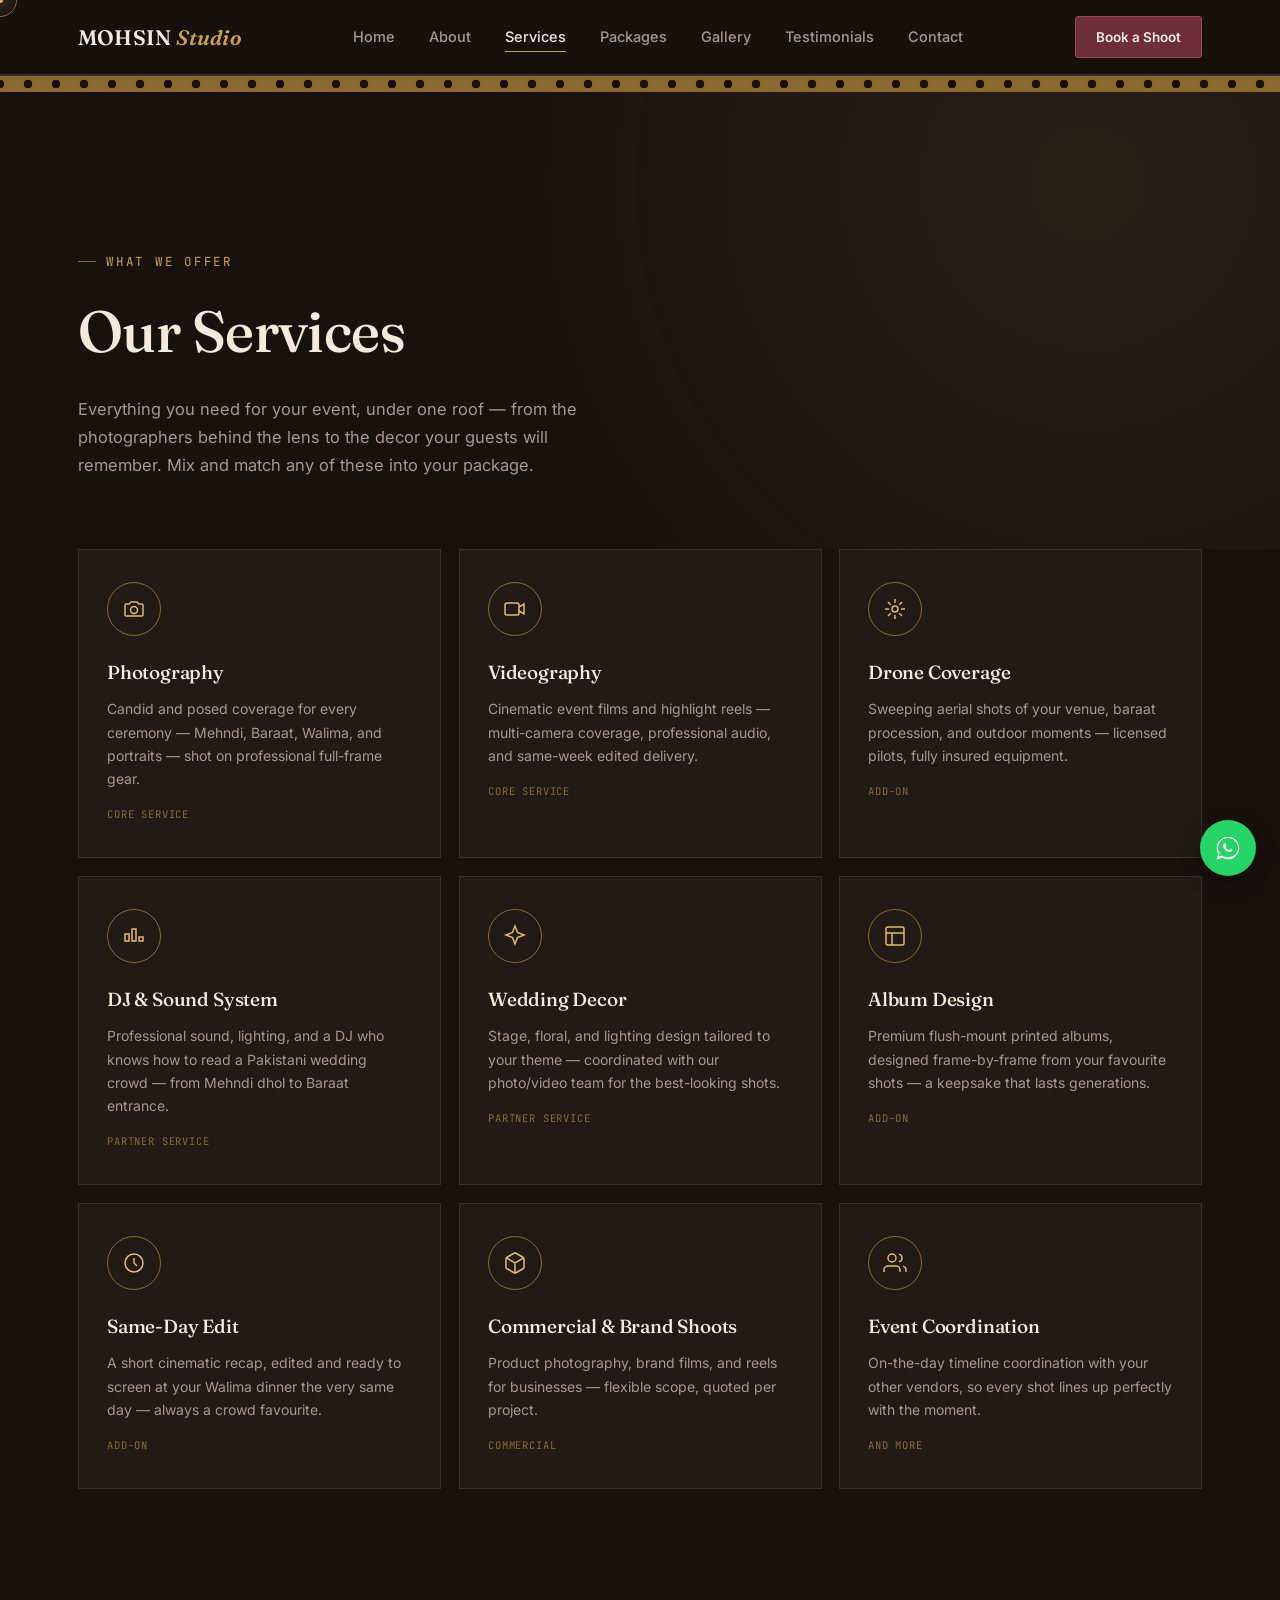
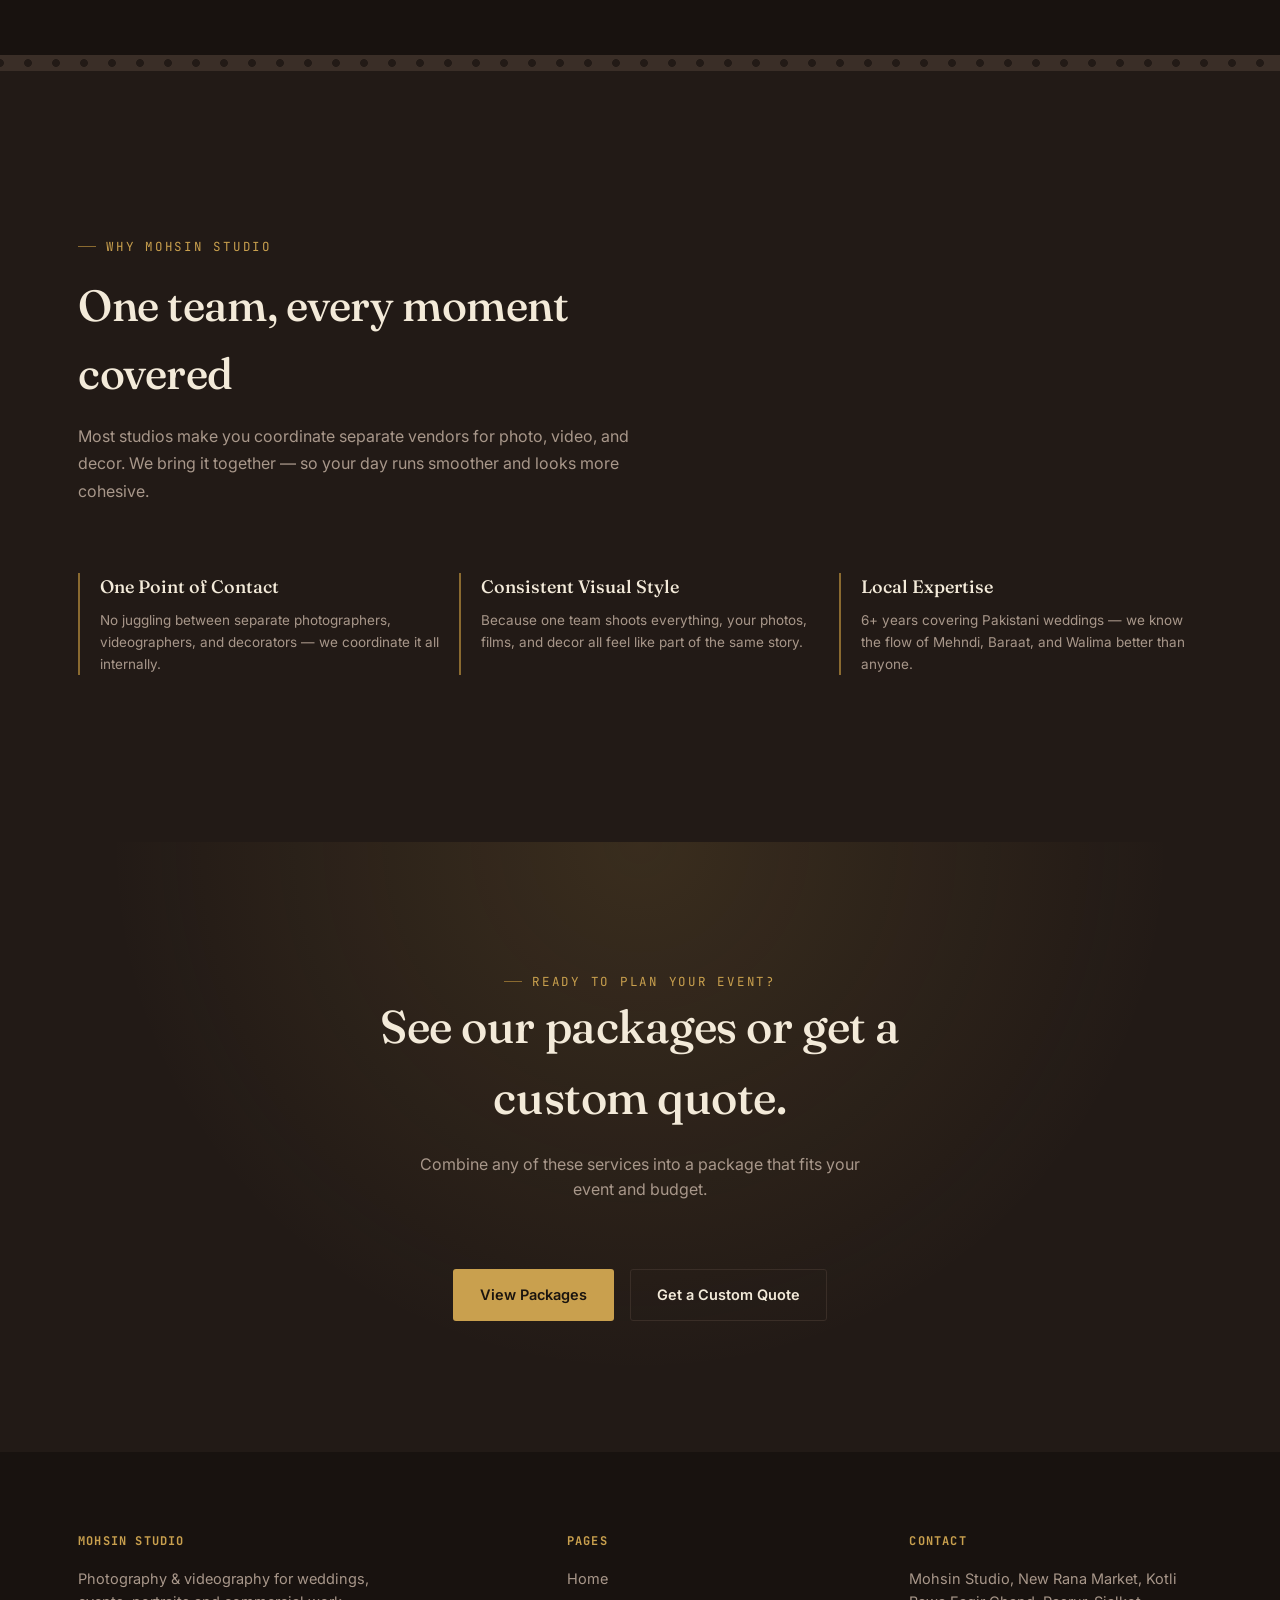
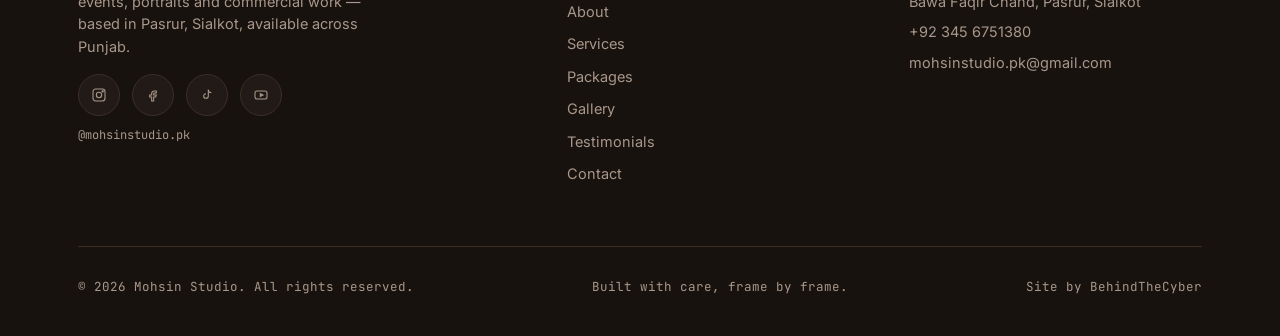
<file: Website/services.html>
<!DOCTYPE html>
<html lang="en">
<head>
<meta charset="UTF-8">
<meta name="viewport" content="width=device-width, initial-scale=1.0">
<title>Our Services — Photography, Videography & Drone Coverage | Mohsin Studio</title>
<link rel="apple-touch-icon" sizes="180x180" href="assets/images/logo.webp">
<link rel="icon" type="image/webp" sizes="32x32" href="assets/images/logo.webp">
<link rel="icon" type="image/webp" sizes="16x16" href="assets/images/logo.webp">
<meta name="description" content="Explore individual services from Mohsin Studio: photography, videography, drone coverage, DJ & sound, and more for weddings and events in Sialkot, Punjab.">
<link rel="canonical" href="https://mohsinstudiopk.netlify.app/services.html">
<meta property="og:type" content="website">
<meta property="og:site_name" content="Mohsin Studio">
<meta property="og:title" content="Our Services — Photography, Videography & Drone Coverage | Mohsin Studio">
<meta property="og:description" content="Explore individual services from Mohsin Studio: photography, videography, drone coverage, DJ & sound, and more for weddings and events in Sialkot, Punjab.">
<meta property="og:url" content="https://mohsinstudiopk.netlify.app/services.html">
<meta property="og:image" content="https://mohsinstudiopk.netlify.app/assets/images/og-cover.webp">
<meta name="twitter:card" content="summary_large_image">
<meta name="twitter:title" content="Our Services — Photography, Videography & Drone Coverage | Mohsin Studio">
<meta name="twitter:description" content="Explore individual services from Mohsin Studio: photography, videography, drone coverage, DJ & sound, and more for weddings and events in Sialkot, Punjab.">
<meta name="twitter:image" content="https://mohsinstudiopk.netlify.app/assets/images/og-cover.webp">
<!-- <link rel="icon" href="data:image/svg+xml,%3Csvg xmlns='http://www.w3.org/2000/svg' viewBox='0 0 24 24' fill='none' stroke='%23c9a04e' stroke-width='1.6'%3E%3Cpath d='M4 7h3l2-2h6l2 2h3a1 1 0 0 1 1 1v10a1 1 0 0 1-1 1H4a1 1 0 0 1-1-1V8a1 1 0 0 1 1-1z'/%3E%3Ccircle cx='12' cy='13' r='3.5'/%3E%3C/svg%3E"> -->
<link rel="preconnect" href="https://fonts.googleapis.com">
<link rel="preconnect" href="https://fonts.gstatic.com" crossorigin>
<link href="https://fonts.googleapis.com/css2?family=Fraunces:ital,opsz,wght@0,9..144,300;0,9..144,500;0,9..144,600;1,9..144,500&family=Inter:wght@400;500;600;700&family=JetBrains+Mono:wght@400;500&display=swap" rel="stylesheet">
<link rel="stylesheet" href="css/style.css">
</head>
<body>

<div class="page-transition-overlay"></div>

<header>
  <nav class="wrap">
    <a href="index.html" class="logo">MOHSIN <span>Studio</span></a>
    <div class="nav-links">
      <a href="index.html">Home</a>
      <a href="about.html">About</a>
      <a href="services.html">Services</a>
      <a href="packages.html">Packages</a>
      <a href="gallery.html">Gallery</a>
      <a href="testimonials.html">Testimonials</a>
      <a href="contact.html">Contact</a>
    </div>
    <a href="contact.html" class="nav-cta">Book a Shoot</a>
    <button class="nav-burger" id="burgerBtn" aria-label="Open menu" aria-expanded="false">
      <span></span><span></span><span></span>
    </button>
  </nav>
  <div class="mobile-menu" id="mobileMenu">
    <a href="index.html">Home</a>
    <a href="about.html">About</a>
    <a href="services.html">Services</a>
    <a href="packages.html">Packages</a>
    <a href="gallery.html">Gallery</a>
    <a href="testimonials.html">Testimonials</a>
    <a href="contact.html">Contact</a>
  </div>
</header>

<div class="sprocket"></div>

<div class="page-header">
  <div class="wrap reveal">
    <div class="eyebrow">What we offer</div>
    <h1>Our Services</h1>
    <p>Everything you need for your event, under one roof — from the photographers behind the lens to the decor your guests will remember. Mix and match any of these into your package.</p>
  </div>
</div>

<!-- SERVICE LIST -->
<section style="padding-top:0;">
  <div class="wrap">
    <div class="service-list-grid reveal">

      <div class="service-icon-card">
        <div class="service-icon-wrap">
          <svg viewBox="0 0 24 24" fill="none" stroke="currentColor" stroke-width="1.5"><path d="M4 7h3l2-2h6l2 2h3a1 1 0 0 1 1 1v10a1 1 0 0 1-1 1H4a1 1 0 0 1-1-1V8a1 1 0 0 1 1-1z"/><circle cx="12" cy="13" r="3.5"/></svg>
        </div>
        <h3>Photography</h3>
        <p>Candid and posed coverage for every ceremony — Mehndi, Baraat, Walima, and portraits — shot on professional full-frame gear.</p>
        <span class="tag">Core Service</span>
      </div>

      <div class="service-icon-card">
        <div class="service-icon-wrap">
          <svg viewBox="0 0 24 24" fill="none" stroke="currentColor" stroke-width="1.5"><rect x="2" y="6" width="14" height="12" rx="2"/><path d="M16 10l5-3v10l-5-3"/></svg>
        </div>
        <h3>Videography</h3>
        <p>Cinematic event films and highlight reels — multi-camera coverage, professional audio, and same-week edited delivery.</p>
        <span class="tag">Core Service</span>
      </div>

      <div class="service-icon-card">
        <div class="service-icon-wrap">
          <svg viewBox="0 0 24 24" fill="none" stroke="currentColor" stroke-width="1.5"><path d="M12 2v4M12 18v4M4.93 4.93l2.83 2.83M16.24 16.24l2.83 2.83M2 12h4M18 12h4M4.93 19.07l2.83-2.83M16.24 7.76l2.83-2.83"/><circle cx="12" cy="12" r="3"/></svg>
        </div>
        <h3>Drone Coverage</h3>
        <p>Sweeping aerial shots of your venue, baraat procession, and outdoor moments — licensed pilots, fully insured equipment.</p>
        <span class="tag">Add-on</span>
      </div>

      <div class="service-icon-card">
        <div class="service-icon-wrap">
          <svg viewBox="0 0 24 24" fill="none" stroke="currentColor" stroke-width="1.5"><rect x="3" y="10" width="4" height="7"/><rect x="10" y="5" width="4" height="12"/><rect x="17" y="13" width="4" height="4"/></svg>
        </div>
        <h3>DJ &amp; Sound System</h3>
        <p>Professional sound, lighting, and a DJ who knows how to read a Pakistani wedding crowd — from Mehndi dhol to Baraat entrance.</p>
        <span class="tag">Partner Service</span>
      </div>

      <div class="service-icon-card">
        <div class="service-icon-wrap">
          <svg viewBox="0 0 24 24" fill="none" stroke="currentColor" stroke-width="1.5"><path d="M12 2l2.5 6.5L21 11l-6.5 2.5L12 20l-2.5-6.5L3 11l6.5-2.5z"/></svg>
        </div>
        <h3>Wedding Decor</h3>
        <p>Stage, floral, and lighting design tailored to your theme — coordinated with our photo/video team for the best-looking shots.</p>
        <span class="tag">Partner Service</span>
      </div>

      <div class="service-icon-card">
        <div class="service-icon-wrap">
          <svg viewBox="0 0 24 24" fill="none" stroke="currentColor" stroke-width="1.5"><rect x="3" y="3" width="18" height="18" rx="2"/><path d="M3 9h18M9 21V9"/></svg>
        </div>
        <h3>Album Design</h3>
        <p>Premium flush-mount printed albums, designed frame-by-frame from your favourite shots — a keepsake that lasts generations.</p>
        <span class="tag">Add-on</span>
      </div>

      <div class="service-icon-card">
        <div class="service-icon-wrap">
          <svg viewBox="0 0 24 24" fill="none" stroke="currentColor" stroke-width="1.5"><circle cx="12" cy="12" r="9"/><path d="M12 7v5l3 3"/></svg>
        </div>
        <h3>Same-Day Edit</h3>
        <p>A short cinematic recap, edited and ready to screen at your Walima dinner the very same day — always a crowd favourite.</p>
        <span class="tag">Add-on</span>
      </div>

      <div class="service-icon-card">
        <div class="service-icon-wrap">
          <svg viewBox="0 0 24 24" fill="none" stroke="currentColor" stroke-width="1.5"><path d="M21 8a2 2 0 0 0-1-1.73l-7-4a2 2 0 0 0-2 0l-7 4A2 2 0 0 0 3 8v8a2 2 0 0 0 1 1.73l7 4a2 2 0 0 0 2 0l7-4A2 2 0 0 0 21 16z"/><path d="M3.27 6.96L12 12l8.73-5.04M12 22.08V12"/></svg>
        </div>
        <h3>Commercial &amp; Brand Shoots</h3>
        <p>Product photography, brand films, and reels for businesses — flexible scope, quoted per project.</p>
        <span class="tag">Commercial</span>
      </div>

      <div class="service-icon-card">
        <div class="service-icon-wrap">
          <svg viewBox="0 0 24 24" fill="none" stroke="currentColor" stroke-width="1.5"><path d="M17 21v-2a4 4 0 0 0-4-4H5a4 4 0 0 0-4 4v2"/><circle cx="9" cy="7" r="4"/><path d="M23 21v-2a4 4 0 0 0-3-3.87M16 3.13a4 4 0 0 1 0 7.75"/></svg>
        </div>
        <h3>Event Coordination</h3>
        <p>On-the-day timeline coordination with your other vendors, so every shot lines up perfectly with the moment.</p>
        <span class="tag">And More</span>
      </div>

    </div>
  </div>
</section>

<div class="sprocket alt"></div>

<!-- WHY CHOOSE US -->
<section style="background:var(--bg-alt);">
  <div class="wrap">
    <div class="section-head reveal">
      <div class="eyebrow">Why Mohsin Studio</div>
      <h2>One team, every moment covered</h2>
      <p>Most studios make you coordinate separate vendors for photo, video, and decor. We bring it together — so your day runs smoother and looks more cohesive.</p>
    </div>
    <div class="values-grid reveal">
      <div class="value-card">
        <h4>One Point of Contact</h4>
        <p>No juggling between separate photographers, videographers, and decorators — we coordinate it all internally.</p>
      </div>
      <div class="value-card">
        <h4>Consistent Visual Style</h4>
        <p>Because one team shoots everything, your photos, films, and decor all feel like part of the same story.</p>
      </div>
      <div class="value-card">
        <h4>Local Expertise</h4>
        <p>6+ years covering Pakistani weddings — we know the flow of Mehndi, Baraat, and Walima better than anyone.</p>
      </div>
    </div>
  </div>
</section>

<div class="cta-banner reveal">
  <div class="wrap">
    <div class="eyebrow" style="justify-content:center;">Ready to plan your event?</div>
    <h2>See our packages or get a custom quote.</h2>
    <p>Combine any of these services into a package that fits your event and budget.</p>
    <div style="display:flex; gap:16px; justify-content:center; flex-wrap:wrap; margin-top:34px;">
      <a href="packages.html" class="btn btn-primary">View Packages</a>
      <a href="contact.html" class="btn btn-ghost">Get a Custom Quote</a>
    </div>
  </div>
</div>

<footer>
  <div class="wrap">
    <div class="footer-grid">
      <div class="col">
        <h4>Mohsin Studio</h4>
        <p style="max-width:320px;">Photography & videography for weddings, events, portraits and commercial work — based in Pasrur, Sialkot, available across Punjab.</p>
        <div class="social-row">
          <a href="https://instagram.com/mohsinstudio.pk" target="_blank" rel="noopener" aria-label="Instagram"><svg width="16" height="16" viewBox="0 0 24 24" fill="none" stroke="currentColor" stroke-width="1.6"><rect x="3" y="3" width="18" height="18" rx="4"/><circle cx="12" cy="12" r="4"/><circle cx="17.5" cy="6.5" r="1"/></svg></a>
          <a href="https://facebook.com/mohsinstudio.pk" target="_blank" rel="noopener" aria-label="Facebook"><svg width="16" height="16" viewBox="0 0 24 24" fill="none" stroke="currentColor" stroke-width="1.6"><path d="M14 9h3V6h-3a4 4 0 0 0-4 4v2H7v3h3v6h3v-6h3l1-3h-4v-2a1 1 0 0 1 1-1z"/></svg></a>
          <a href="https://tiktok.com/@mohsinstudio.pk" target="_blank" rel="noopener" aria-label="TikTok"><svg width="16" height="16" viewBox="0 0 24 24" fill="none" stroke="currentColor" stroke-width="1.6"><path d="M14 4v9.5a3.5 3.5 0 1 1-3.5-3.5"/><path d="M14 4c0 2.5 2 4.5 4.5 4.5"/></svg></a>
          <a href="https://youtube.com/@mohsinmoviesandphotostudio" target="_blank" rel="noopener" aria-label="YouTube"><svg width="16" height="16" viewBox="0 0 24 24" fill="none" stroke="currentColor" stroke-width="1.6"><rect x="3" y="6" width="18" height="12" rx="3"/><path d="M11 10l4 2-4 2z" fill="currentColor"/></svg></a>
        </div>
        <p style="margin-top:10px; font-family:var(--font-mono); font-size:12px; color:var(--muted);">@mohsinstudio.pk</p>
      </div>
      <div class="col">
        <h4>Pages</h4>
        <a href="index.html">Home</a>
        <a href="about.html">About</a>
        <a href="services.html">Services</a>
        <a href="packages.html">Packages</a>
        <a href="gallery.html">Gallery</a>
        <a href="testimonials.html">Testimonials</a>
        <a href="contact.html">Contact</a>
      </div>
      <div class="col">
        <h4>Contact</h4>
        <p>Mohsin Studio, New Rana Market, Kotli Bawa Faqir Chand, Pasrur, Sialkot</p>
        <p style="margin-top:8px;"><a href="https://wa.me/923456751380" target="_blank" rel="noopener" style="color:inherit;">+92 345 6751380</a></p>
        <p style="margin-top:8px;"><a href="mailto:mohsinstudio.pk@gmail.com" style="color:inherit;">mohsinstudio.pk@gmail.com</a></p>
      </div>
    </div>
    <div class="bottom-row">
      <span>© <span id="year"></span> Mohsin Studio. All rights reserved.</span>
      <span>Built with care, frame by frame.</span>
      <span>Site by <a href="https://behindthecyber.netlify.app" target="_blank" rel="noopener" style="color:inherit;">BehindTheCyber</a></span>
    </div>
  </div>
</footer>

<a href="#" id="waFloat" class="wa-float" aria-label="Chat on WhatsApp">
  <svg viewBox="0 0 32 32" fill="white"><path d="M16 3C9 3 3 9 3 16c0 2.5.7 4.8 1.9 6.8L3 29l6.4-1.8c1.9 1.1 4.1 1.7 6.6 1.7 7 0 13-6 13-13S23 3 16 3zm0 23.6c-2.2 0-4.2-.6-6-1.7l-.4-.2-4.2 1.2 1.2-4.1-.3-.4C5.2 19.7 4.6 17.9 4.6 16c0-6.3 5.1-11.4 11.4-11.4S27.4 9.7 27.4 16 22.3 26.6 16 26.6zm6.2-8.5c-.3-.2-2-1-2.3-1.1-.3-.1-.5-.2-.8.2-.2.3-.9 1.1-1.1 1.3-.2.2-.4.3-.7.1-1.7-.8-2.8-1.5-3.9-3.3-.3-.5.3-.5.8-1.6.1-.2 0-.4-.1-.6-.1-.2-.6-1.5-.9-2-.2-.5-.5-.4-.7-.4h-.6c-.2 0-.5.1-.7.4-.2.3-.9 1-.9 2.3s.9 2.6 1 2.8c.1.2 1.8 2.8 4.4 3.8 2.1.9 2.5.7 2.9.6.4 0 1.3-.5 1.5-1 .2-.5.2-1 .1-1.1-.1-.1-.3-.2-.6-.4z"/></svg>
</a>

<script src="js/script.js"></script>
</body>
</html>
</file>
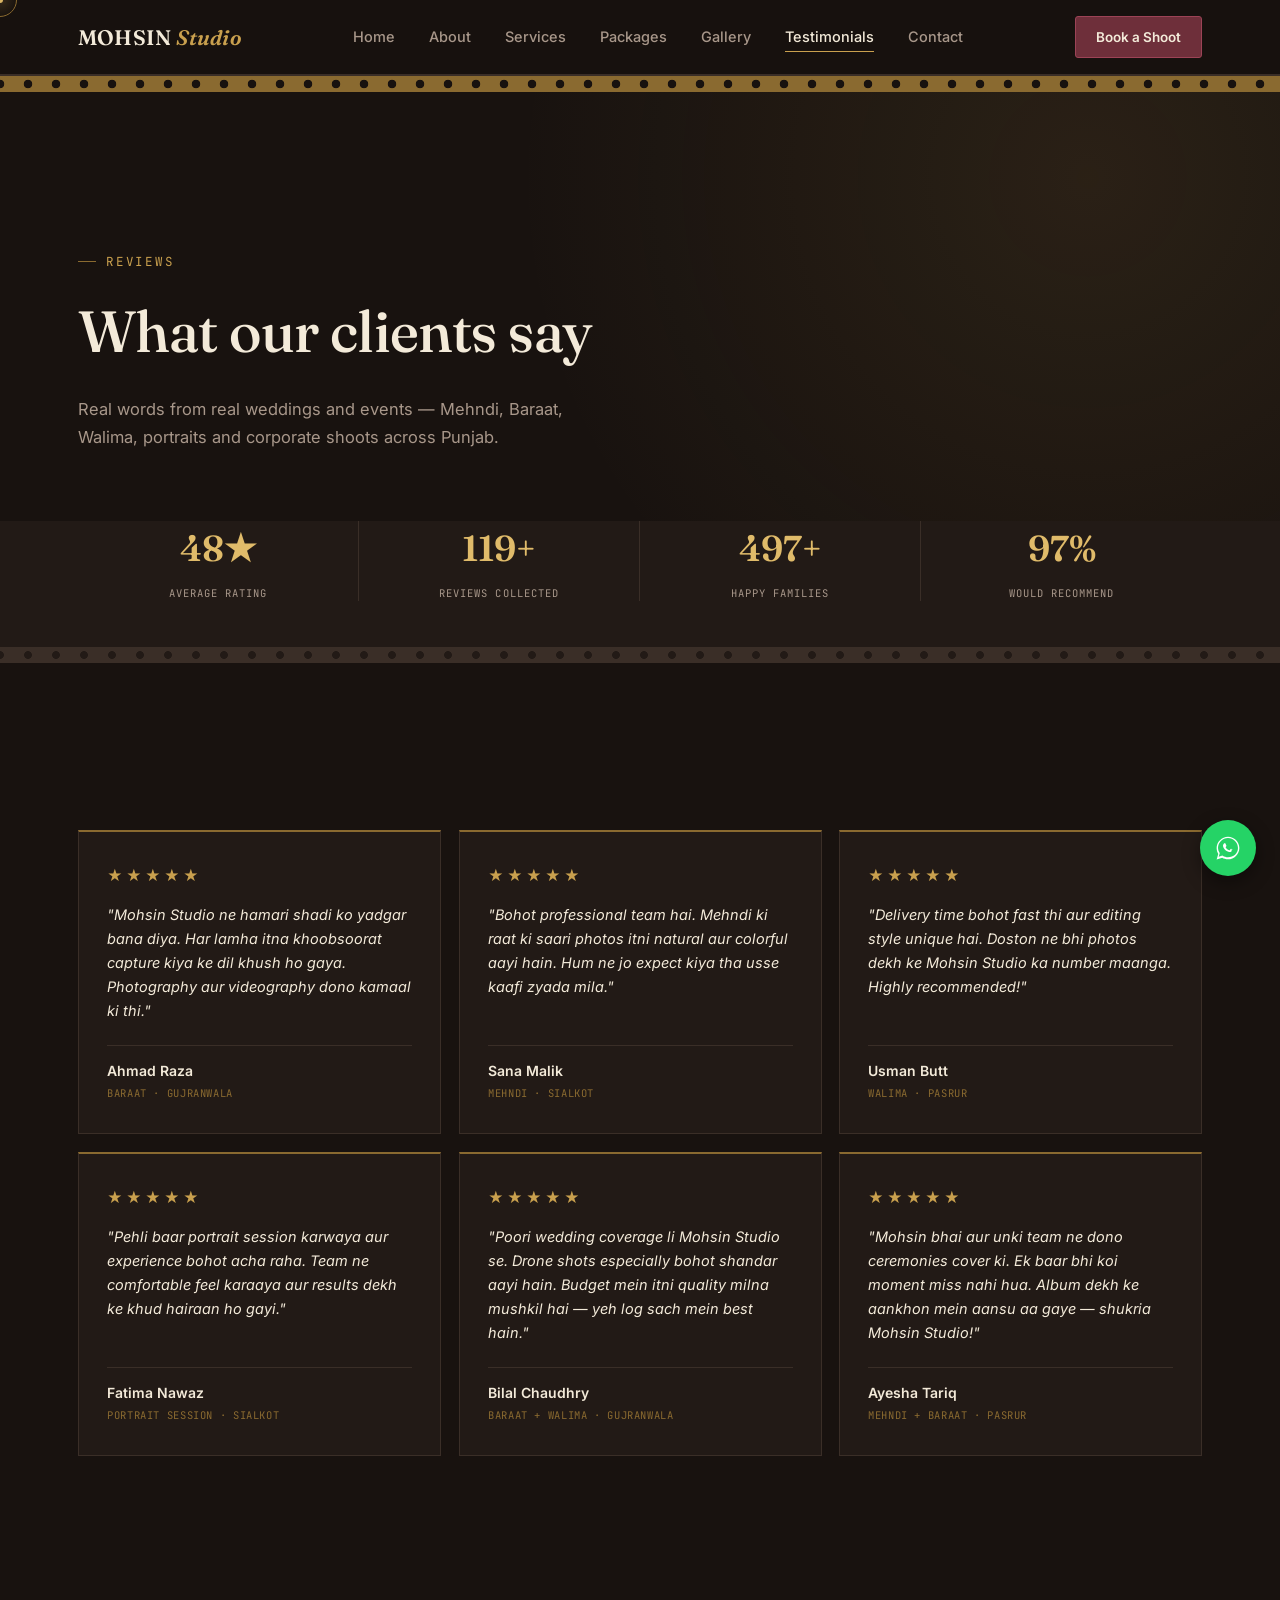
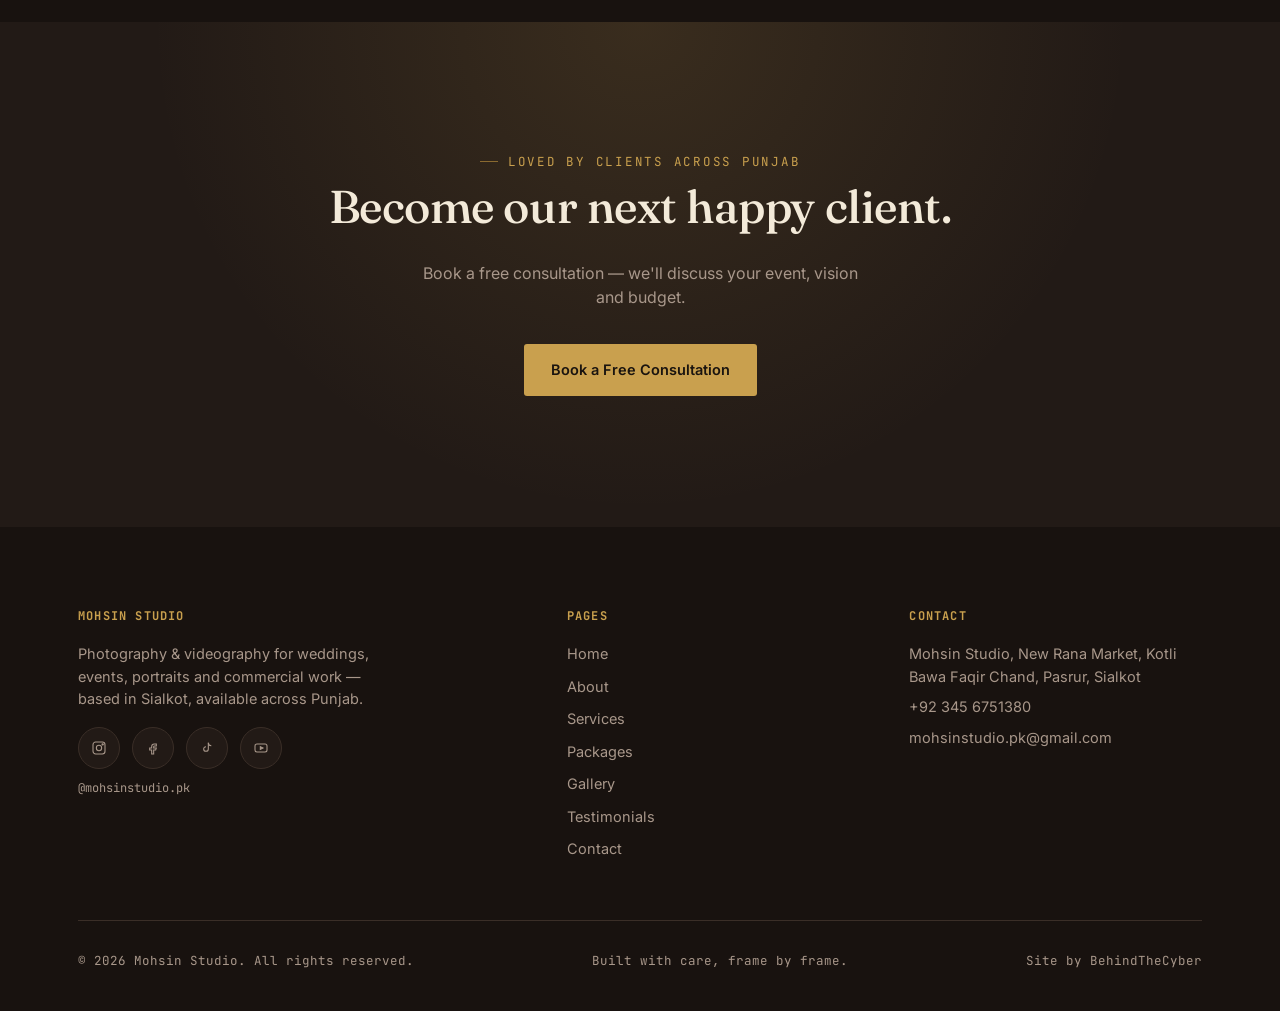
<file: Website/testimonials.html>
<!DOCTYPE html>
<html lang="en">
<head>
<meta charset="UTF-8">
<meta name="viewport" content="width=device-width, initial-scale=1.0">
<title>Client Testimonials — Mohsin Studio | Photography & Videography Sialkot</title>
<link rel="apple-touch-icon" sizes="180x180" href="assets/images/logo.webp">
<link rel="icon" type="image/webp" sizes="32x32" href="assets/images/logo.webp">
<link rel="icon" type="image/webp" sizes="16x16" href="assets/images/logo.webp">
<meta name="description" content="Read what clients say about Mohsin Studio's wedding and event photography and videography in Pasrur, Sialkot and across Punjab.">
<link rel="canonical" href="https://mohsinstudiopk.netlify.app/testimonials.html">
<meta property="og:type" content="website">
<meta property="og:site_name" content="Mohsin Studio">
<meta property="og:title" content="Client Testimonials — Mohsin Studio">
<meta property="og:description" content="Read what clients say about Mohsin Studio's wedding and event photography and videography in Pasrur, Sialkot and across Punjab.">
<meta property="og:url" content="https://mohsinstudiopk.netlify.app/testimonials.html">
<meta property="og:image" content="https://mohsinstudiopk.netlify.app/assets/images/og-cover.webp">
<meta name="twitter:card" content="summary_large_image">
<meta name="twitter:title" content="Client Testimonials — Mohsin Studio">
<meta name="twitter:description" content="Read what clients say about Mohsin Studio's wedding and event photography and videography in Pasrur, Sialkot and across Punjab.">
<meta name="twitter:image" content="https://mohsinstudiopk.netlify.app/assets/images/og-cover.webp">
<!-- <link rel="icon" href="data:image/svg+xml,%3Csvg xmlns='http://www.w3.org/2000/svg' viewBox='0 0 24 24' fill='none' stroke='%23c9a04e' stroke-width='1.6'%3E%3Cpath d='M4 7h3l2-2h6l2 2h3a1 1 0 0 1 1 1v10a1 1 0 0 1-1 1H4a1 1 0 0 1-1-1V8a1 1 0 0 1 1-1z'/%3E%3Ccircle cx='12' cy='13' r='3.5'/%3E%3C/svg%3E"> -->
<link rel="preconnect" href="https://fonts.googleapis.com">
<link rel="preconnect" href="https://fonts.gstatic.com" crossorigin>
<link href="https://fonts.googleapis.com/css2?family=Fraunces:ital,opsz,wght@0,9..144,300;0,9..144,500;0,9..144,600;1,9..144,500&family=Inter:wght@400;500;600;700&family=JetBrains+Mono:wght@400;500&display=swap" rel="stylesheet">
<link rel="stylesheet" href="css/style.css">
</head>
<body>

<div class="page-transition-overlay"></div>

<header>
  <nav class="wrap">
    <a href="index.html" class="logo">MOHSIN <span>Studio</span></a>
    <div class="nav-links">
      <a href="index.html">Home</a>
      <a href="about.html">About</a>
      <a href="services.html">Services</a>
      <a href="packages.html">Packages</a>
      <a href="gallery.html">Gallery</a>
      <a href="testimonials.html">Testimonials</a>
      <a href="contact.html">Contact</a>
    </div>
    <a href="contact.html" class="nav-cta">Book a Shoot</a>
    <button class="nav-burger" id="burgerBtn" aria-label="Open menu" aria-expanded="false">
      <span></span><span></span><span></span>
    </button>
  </nav>
  <div class="mobile-menu" id="mobileMenu">
    <a href="index.html">Home</a>
    <a href="about.html">About</a>
    <a href="services.html">Services</a>
    <a href="packages.html">Packages</a>
    <a href="gallery.html">Gallery</a>
    <a href="testimonials.html">Testimonials</a>
    <a href="contact.html">Contact</a>
  </div>
</header>

<div class="sprocket"></div>

<div class="page-header">
  <div class="wrap reveal">
    <div class="eyebrow">Reviews</div>
    <h1>What our clients say</h1>
    <p>Real words from real weddings and events — Mehndi, Baraat, Walima, portraits and corporate shoots across Punjab.</p>
  </div>
</div>

<!-- OVERALL RATING STRIP -->
<section class="stats-strip" style="padding-top:0;">
  <div class="wrap stats-grid reveal">
    <div class="stat-item">
      <div class="stat-value" data-target="49" data-suffix="★">4.9★</div>
      <div class="stat-label">Average Rating</div>
    </div>
    <div class="stat-item">
      <div class="stat-value" data-target="120" data-suffix="+">120+</div>
      <div class="stat-label">Reviews Collected</div>
    </div>
    <div class="stat-item">
      <div class="stat-value" data-target="500" data-suffix="+">500+</div>
      <div class="stat-label">Happy Families</div>
    </div>
    <div class="stat-item">
      <div class="stat-value" data-target="98" data-suffix="%">98%</div>
      <div class="stat-label">Would Recommend</div>
    </div>
  </div>
</section>

<div class="sprocket alt"></div>

<!-- TESTIMONIAL FILTER + GRID -->
<section>
  <div class="wrap">
    <div class="testimonial-grid" id="testimonialGrid"></div>
  </div>
</section>

<!-- CTA BANNER -->
<div class="cta-banner reveal">
  <div class="wrap">
    <div class="eyebrow" style="justify-content:center;">Loved by clients across Punjab</div>
    <h2>Become our next happy client.</h2>
    <p>Book a free consultation — we'll discuss your event, vision and budget.</p>
    <a href="https://wa.me/923456751380?text=I%20want%20to%20book%20a%20free%20consultancy%20session." target="_blank" rel="noopener" class="btn btn-primary">Book a Free Consultation</a>
  </div>
</div>

<footer id="contact">
  <div class="wrap">
    <div class="footer-grid">
      <div class="col">
        <h4>Mohsin Studio</h4>
        <p style="max-width:320px;">Photography & videography for weddings, events, portraits and commercial work — based in Sialkot, available across Punjab.</p>
        <div class="social-row">
          <a href="https://instagram.com/mohsinstudio.pk" target="_blank" rel="noopener" aria-label="Instagram"><svg width="16" height="16" viewBox="0 0 24 24" fill="none" stroke="currentColor" stroke-width="1.6"><rect x="3" y="3" width="18" height="18" rx="4"/><circle cx="12" cy="12" r="4"/><circle cx="17.5" cy="6.5" r="1"/></svg></a>
          <a href="https://facebook.com/mohsinstudio.pk" target="_blank" rel="noopener" aria-label="Facebook"><svg width="16" height="16" viewBox="0 0 24 24" fill="none" stroke="currentColor" stroke-width="1.6"><path d="M14 9h3V6h-3a4 4 0 0 0-4 4v2H7v3h3v6h3v-6h3l1-3h-4v-2a1 1 0 0 1 1-1z"/></svg></a>
          <a href="https://tiktok.com/@mohsinstudio.pk" target="_blank" rel="noopener" aria-label="TikTok"><svg width="16" height="16" viewBox="0 0 24 24" fill="none" stroke="currentColor" stroke-width="1.6"><path d="M14 4v9.5a3.5 3.5 0 1 1-3.5-3.5"/><path d="M14 4c0 2.5 2 4.5 4.5 4.5"/></svg></a>
          <a href="https://youtube.com/@mohsinmoviesandphotostudio" target="_blank" rel="noopener" aria-label="YouTube"><svg width="16" height="16" viewBox="0 0 24 24" fill="none" stroke="currentColor" stroke-width="1.6"><rect x="3" y="6" width="18" height="12" rx="3"/><path d="M11 10l4 2-4 2z" fill="currentColor"/></svg></a>
        </div>
        <p style="margin-top:10px; font-family:var(--font-mono); font-size:12px; color:var(--muted);">@mohsinstudio.pk</p>
      </div>
      <div class="col">
        <h4>Pages</h4>
        <a href="index.html">Home</a>
        <a href="about.html">About</a>
        <a href="services.html">Services</a>
        <a href="packages.html">Packages</a>
        <a href="gallery.html">Gallery</a>
        <a href="testimonials.html">Testimonials</a>
        <a href="contact.html">Contact</a>
      </div>
      <div class="col">
        <h4>Contact</h4>
        <p>Mohsin Studio, New Rana Market, Kotli Bawa Faqir Chand, Pasrur, Sialkot</p>
        <p style="margin-top:8px;"><a href="https://wa.me/923456751380" target="_blank" rel="noopener" style="color:inherit;">+92 345 6751380</a></p>
        <p style="margin-top:8px;"><a href="mailto:mohsinstudio.pk@gmail.com" style="color:inherit;">mohsinstudio.pk@gmail.com</a></p>
      </div>
    </div>
    <div class="bottom-row">
      <span>© <span id="year"></span> Mohsin Studio. All rights reserved.</span>
      <span>Built with care, frame by frame.</span>
      <span>Site by <a href="https://behindthecyber.netlify.app" target="_blank" rel="noopener" style="color:inherit;">BehindTheCyber</a></span>
    </div>
  </div>
</footer>

<a href="#" id="waFloat" class="wa-float" aria-label="Chat on WhatsApp">
  <svg viewBox="0 0 32 32" fill="white"><path d="M16 3C9 3 3 9 3 16c0 2.5.7 4.8 1.9 6.8L3 29l6.4-1.8c1.9 1.1 4.1 1.7 6.6 1.7 7 0 13-6 13-13S23 3 16 3zm0 23.6c-2.2 0-4.2-.6-6-1.7l-.4-.2-4.2 1.2 1.2-4.1-.3-.4C5.2 19.7 4.6 17.9 4.6 16c0-6.3 5.1-11.4 11.4-11.4S27.4 9.7 27.4 16 22.3 26.6 16 26.6zm6.2-8.5c-.3-.2-2-1-2.3-1.1-.3-.1-.5-.2-.8.2-.2.3-.9 1.1-1.1 1.3-.2.2-.4.3-.7.1-1.7-.8-2.8-1.5-3.9-3.3-.3-.5.3-.5.8-1.6.1-.2 0-.4-.1-.6-.1-.2-.6-1.5-.9-2-.2-.5-.5-.4-.7-.4h-.6c-.2 0-.5.1-.7.4-.2.3-.9 1-.9 2.3s.9 2.6 1 2.8c.1.2 1.8 2.8 4.4 3.8 2.1.9 2.5.7 2.9.6.4 0 1.3-.5 1.5-1 .2-.5.2-1 .1-1.1-.1-.1-.3-.2-.6-.4z"/></svg>
</a>

<script src="js/script.js"></script>
</body>
</html>
</file>
<file: Website/css/style.css>
/* ============================================================
   MOHSIN STUDIO — STYLESHEET (multi-page, highly animated build)
   Theme: film / contact-sheet inspired. Shared across all 4 pages:
   index.html, gallery.html, services.html, contact.html.
   ============================================================ */

:root{
  --bg: #18120f;
  --bg-alt: #221a16;
  --bg-alt-2: #2a201a;
  --gold: #c9a04e;
  --gold-deep: #8a6a30;
  --gold-bright: #e0bb6a;
  --wine: #6e2f3a;
  --wine-bright: #9c4356;
  --cream: #f3ead9;
  --muted: #a8978a;
  --line: #3a2e27;
  --font-display: 'Fraunces', serif;
  --font-body: 'Inter', sans-serif;
  --font-mono: 'JetBrains Mono', monospace;
  --maxw: 1180px;
  --ease-lux: cubic-bezier(0.16, 1, 0.3, 1);
}

*{ margin:0; padding:0; box-sizing:border-box; }
html{ scroll-behavior:smooth; }

body{
  background:var(--bg);
  color:var(--cream);
  font-family:var(--font-body);
  font-size:16px;
  line-height:1.55;
  -webkit-font-smoothing:antialiased;
  overflow-x:hidden;
}

img{ max-width:100%; display:block; }
a{ color:inherit; text-decoration:none; }

.wrap{
  max-width:var(--maxw);
  margin:0 auto;
  padding:0 28px;
}

.eyebrow{
  font-family:var(--font-mono);
  font-size:12.5px;
  letter-spacing:.14em;
  text-transform:uppercase;
  color:var(--gold);
  display:flex;
  align-items:center;
  gap:10px;
}
.eyebrow::before{
  content:"";
  width:18px; height:1px;
  background:var(--gold-deep);
  display:inline-block;
}

h1,h2,h3{ font-family:var(--font-display); font-weight:500; letter-spacing:-0.01em; }

/* ============================================================
   PAGE TRANSITION OVERLAY — camera-iris wipe between pages.
   Default state covers the viewport; JS animates the clip-path
   circle open on load and closed on navigation. Falls back to
   instant (no animation) if clip-path isn't supported.
   ============================================================ */
.page-transition-overlay{
  position:fixed; inset:0; z-index:300;
  background:var(--bg);
  clip-path:circle(150% at 50% 50%);
  pointer-events:none;
}

/* ============================================================
   CUSTOM CURSOR — desktop only, added via JS (body.custom-cursor)
   ============================================================ */
body.custom-cursor, body.custom-cursor a, body.custom-cursor button{ cursor:none; }
.cursor-dot, .cursor-ring{
  position:fixed; top:0; left:0;
  pointer-events:none; z-index:400;
  border-radius:50%;
  transform:translate(-50%,-50%);
  opacity:0;
  transition:opacity .3s var(--ease-lux);
}
body.custom-cursor .cursor-dot, body.custom-cursor .cursor-ring{ opacity:1; }
.cursor-dot{ width:6px; height:6px; background:var(--gold-bright); }
.cursor-ring{
  width:34px; height:34px;
  border:1px solid var(--gold-deep);
  transition:width .3s var(--ease-lux), height .3s var(--ease-lux), border-color .3s var(--ease-lux), opacity .3s var(--ease-lux);
}
.cursor-ring.hover{ width:56px; height:56px; border-color:var(--gold); }

/* ---------- Sprocket strip (signature element) ---------- */
.sprocket{
  height:16px;
  width:100%;
  background-color:var(--gold-deep);
  background-image:radial-gradient(circle at center, var(--bg) 4px, transparent 4.6px);
  background-size:28px 16px;
  background-repeat:repeat-x;
  background-position:14px center;
}
.sprocket.alt{ background-color:var(--line); background-image:radial-gradient(circle at center, var(--bg-alt) 3.6px, transparent 4.2px); }

/* ---------- Nav ---------- */
header{
  position:sticky; top:0; z-index:50;
  background:rgba(24,18,15,.86);
  backdrop-filter:blur(10px);
  border-bottom:1px solid var(--line);
}
nav.wrap{
  display:flex; align-items:center; justify-content:space-between;
  height:74px;
}
.logo{
  font-family:var(--font-display);
  font-size:21px;
  font-weight:600;
  letter-spacing:.01em;
}
.logo span{ color:var(--gold); font-style:italic; }

.nav-links{
  display:flex; gap:34px;
  font-size:14.5px;
  font-weight:500;
}
.nav-links a{ position:relative; color:var(--muted); transition:color .5s var(--ease-lux); }
.nav-links a:hover, .nav-links a:focus-visible, .nav-links a.active{ color:var(--cream); }
.nav-links a::after{
  content:""; position:absolute; left:0; bottom:-6px; height:1px; width:0;
  background:var(--gold); transition:width .5s var(--ease-lux);
}
.nav-links a:hover::after, .nav-links a.active::after{ width:100%; }

.nav-cta{
  background:var(--wine);
  color:var(--cream);
  font-size:13.5px;
  font-weight:600;
  padding:10px 20px;
  border-radius:3px;
  border:1px solid var(--wine-bright);
  transition:background .5s var(--ease-lux), transform .5s var(--ease-lux);
}
.nav-cta:hover{ background:var(--wine-bright); transform:translateY(-2px); }

.nav-burger{ display:none; flex-direction:column; gap:5px; background:none; border:none; cursor:pointer; padding:8px; }
.nav-burger span{ width:22px; height:2px; background:var(--cream); display:block; transition:transform .4s var(--ease-lux), opacity .4s var(--ease-lux); }
.nav-burger.open span:nth-child(1){ transform:translateY(7px) rotate(45deg); }
.nav-burger.open span:nth-child(2){ opacity:0; }
.nav-burger.open span:nth-child(3){ transform:translateY(-7px) rotate(-45deg); }

.mobile-menu{
  max-height:0; overflow:hidden;
  display:flex; flex-direction:column;
  background:var(--bg-alt);
  border-bottom:1px solid var(--line);
  transition:max-height .5s var(--ease-lux);
}
.mobile-menu.open{ max-height:400px; }
.mobile-menu a{
  padding:16px 28px;
  border-bottom:1px solid var(--line);
  font-size:15px;
  color:var(--muted);
}

/* ---------- Hero ---------- */
.hero{
  position:relative;
  min-height:86vh;
  display:flex;
  align-items:center;
  overflow:hidden;
  background:
    radial-gradient(circle at 18% 20%, rgba(201,160,78,.10), transparent 45%),
    radial-gradient(circle at 85% 75%, rgba(110,47,58,.18), transparent 50%),
    var(--bg);
}
.hero::before{
  content:"";
  position:absolute; inset:0;
  background-image:url("data:image/svg+xml,%3Csvg xmlns='http://www.w3.org/2000/svg' width='140' height='140'%3E%3Cfilter id='n'%3E%3CfeTurbulence type='fractalNoise' baseFrequency='0.9' numOctaves='2' stitchTiles='stitch'/%3E%3C/filter%3E%3Crect width='100%25' height='100%25' filter='url(%23n)' opacity='0.05'/%3E%3C/svg%3E");
  pointer-events:none;
}
.hero-grid{
  position:relative; z-index:2;
  display:grid;
  grid-template-columns:1.15fr .85fr;
  gap:60px;
  align-items:center;
  width:100%;
}
.hero-eyebrow{ margin-bottom:22px; }

/* Word-by-word stagger reveal for the hero title */
.hero-title{
  font-size:clamp(40px,5.4vw,72px);
  line-height:1.1;
  color:var(--cream);
}
.hero-title .word-wrap{ display:inline-block; overflow:hidden; vertical-align:top; padding-bottom:.08em; }
.hero-title .word{
  display:inline-block;
  transform:translateY(115%);
  transition:transform .9s var(--ease-lux);
}
.hero-title.in .word-wrap:nth-child(1) .word{ transition-delay:.05s; }
.hero-title.in .word-wrap:nth-child(2) .word{ transition-delay:.13s; }
.hero-title.in .word-wrap:nth-child(3) .word{ transition-delay:.21s; }
.hero-title.in .word-wrap:nth-child(4) .word{ transition-delay:.29s; }
.hero-title.in .word-wrap:nth-child(5) .word{ transition-delay:.37s; }
.hero-title.in .word{ transform:translateY(0); }
.hero-title em{ font-style:italic; color:var(--gold-bright); font-weight:500; }

.hero p.lead{
  margin-top:26px;
  color:var(--muted);
  font-size:17.5px;
  line-height:1.7;
  max-width:460px;
  opacity:0; transform:translateY(16px);
  transition:opacity .8s var(--ease-lux) .5s, transform .8s var(--ease-lux) .5s;
}
.hero p.lead.in{ opacity:1; transform:translateY(0); }

.hero-actions{
  display:flex; gap:16px; margin-top:40px; flex-wrap:wrap;
  opacity:0; transform:translateY(16px);
  transition:opacity .8s var(--ease-lux) .65s, transform .8s var(--ease-lux) .65s;
}
.hero-actions.in{ opacity:1; transform:translateY(0); }

.btn{
  display:inline-flex; align-items:center; gap:8px;
  padding:14px 26px;
  font-size:14.5px; font-weight:600;
  border-radius:3px;
  transition:transform .55s var(--ease-lux), background .5s var(--ease-lux), border-color .5s var(--ease-lux);
  cursor:pointer; border:1px solid transparent;
}
.btn-primary{ background:var(--gold); color:#1a140f; }
.btn-primary:hover{ background:var(--gold-bright); transform:translateY(-3px); }
.btn-ghost{ border-color:var(--line); color:var(--cream); }
.btn-ghost:hover{ border-color:var(--gold); color:var(--gold-bright); transform:translateY(-3px); }

.hero-frame{
  position:relative;
  aspect-ratio:4/5;
  border:1px solid var(--line);
  border-radius:2px;
  overflow:hidden;
  opacity:0; transform:scale(.96);
  transition:opacity 1s var(--ease-lux) .25s, transform 1s var(--ease-lux) .25s;
}
.hero-frame.in{ opacity:1; transform:scale(1); }
.frame-ph{
  position:relative;
  width:100%; height:100%;
  background:
    radial-gradient(circle at 25% 20%, rgba(201,160,78,.16), transparent 55%),
    radial-gradient(circle at 80% 85%, rgba(110,47,58,.22), transparent 55%),
    linear-gradient(160deg, var(--bg-alt-2), var(--bg-alt) 60%);
  display:flex; align-items:center; justify-content:center;
  color:var(--gold-deep);
  overflow:hidden;
}
.frame-ph::before{
  content:"";
  position:absolute; inset:0;
  background-image:url("data:image/svg+xml,%3Csvg xmlns='http://www.w3.org/2000/svg' width='120' height='120'%3E%3Cfilter id='n'%3E%3CfeTurbulence type='fractalNoise' baseFrequency='0.85' numOctaves='2'/%3E%3C/filter%3E%3Crect width='100%25' height='100%25' filter='url(%23n)' opacity='0.04'/%3E%3C/svg%3E");
  pointer-events:none;
}
.parallax-img{
  position:absolute; top:-12%; left:0;
  width:100%; height:124%;
  will-change:transform;
}
.frame-ph svg{ width:64px; height:64px; opacity:.55; position:relative; z-index:1; }
.frame-ph .ph-label{
  position:absolute; bottom:14px; left:14px;
  font-family:var(--font-mono); font-size:11px; letter-spacing:.08em;
  color:var(--muted); text-transform:uppercase;
}
.frame-tag{
  position:absolute; top:14px; left:14px;
  font-family:var(--font-mono); font-size:11px;
  color:var(--gold-bright); letter-spacing:.06em;
  border:1px solid var(--gold-deep); padding:3px 8px; border-radius:2px;
  background:rgba(24,18,15,.55);
}

/* ---------- Page header (Gallery / Services / Contact) ---------- */
.page-header{
  padding:160px 0 70px;
  position:relative;
  overflow:hidden;
  background:
    radial-gradient(circle at 85% 20%, rgba(201,160,78,.10), transparent 50%),
    var(--bg);
}
.page-header h1{
  font-size:clamp(36px,5vw,58px);
  margin-top:16px;
  color:var(--cream);
}
.page-header p{
  margin-top:18px; color:var(--muted); font-size:16.5px;
  max-width:520px; line-height:1.7;
}

/* ---------- Stats strip ---------- */
.stats-strip{ background:var(--bg-alt); padding:46px 0; }
.stats-grid{
  display:grid;
  grid-template-columns:repeat(4,1fr);
  text-align:center;
}
.stat-item{ padding:0 18px; border-right:1px solid var(--line); }
.stat-item:last-child{ border-right:none; }
.stat-value{
  font-family:var(--font-display); font-weight:600;
  font-size:clamp(26px,3vw,36px); color:var(--gold-bright);
}
.stat-label{
  font-family:var(--font-mono); font-size:10.5px; letter-spacing:.1em;
  text-transform:uppercase; color:var(--muted); margin-top:8px;
}

/* ---------- Marquee ---------- */
.marquee-wrap{
  background:var(--bg-alt);
  border-bottom:1px solid var(--line);
  border-top:1px solid var(--line);
  overflow:hidden;
  padding:14px 0;
}
.marquee{
  display:flex; gap:46px;
  white-space:nowrap;
  animation:scroll 42s linear infinite;
  font-family:var(--font-mono);
  font-size:12.5px;
  letter-spacing:.16em;
  color:var(--muted);
  text-transform:uppercase;
}
.marquee span{ color:var(--gold-deep); }
@keyframes scroll{ from{ transform:translateX(0); } to{ transform:translateX(-50%); } }

/* ---------- Sections generic ---------- */
section{ padding:clamp(96px,13vw,168px) 0; }
.section-head{ margin-bottom:68px; max-width:580px; }
.section-head h2{ font-size:clamp(28px,3.4vw,44px); margin-top:16px; color:var(--cream); letter-spacing:-0.01em; }
.section-head p{ color:var(--muted); margin-top:16px; font-size:16px; line-height:1.7; }
.section-head.center{ margin-left:auto; margin-right:auto; text-align:center; }
.section-head.center .eyebrow{ justify-content:center; }

.reveal{
  opacity:0; transform:translateY(34px);
  transition:opacity 1.1s var(--ease-lux), transform 1.1s var(--ease-lux);
}
.reveal.in{ opacity:1; transform:translateY(0); }

/* ---------- Gallery filters ---------- */
.filter-row{
  display:flex; gap:10px; flex-wrap:wrap;
  margin-bottom:32px;
}
.filter-btn{
  font-family:var(--font-mono); font-size:11.5px;
  letter-spacing:.06em; text-transform:uppercase;
  padding:9px 18px; border-radius:2px;
  border:1px solid var(--line);
  background:transparent; color:var(--muted);
  cursor:pointer; transition:all .4s var(--ease-lux);
}
.filter-btn:hover{ border-color:var(--gold-deep); color:var(--cream); }
.filter-btn.active{ background:var(--gold); color:#1a140f; border-color:var(--gold); }
.filter-count{ font-size:10px; opacity:.75; }

/* ---------- Featured Category Showcase ---------- */
.category-showcase{
  display:grid;
  grid-template-columns:repeat(5, 1fr);
  gap:14px;
  margin-bottom:36px;
}
.cat-card{
  position:relative;
  background:var(--bg-alt);
  border:1px solid var(--line);
  padding:22px 16px;
  text-align:center;
  cursor:pointer;
  overflow:hidden;
  transition:transform .5s var(--ease-lux), border-color .5s var(--ease-lux), background .5s var(--ease-lux);
}
.cat-card::before{
  content:"";
  position:absolute; inset:0;
  background:radial-gradient(160px circle at 50% 0%, rgba(201,160,78,.18), transparent 70%);
  opacity:0; transition:opacity .4s ease;
  pointer-events:none;
}
.cat-card:hover{ transform:translateY(-5px); border-color:var(--gold); background:var(--bg-alt-2); }
.cat-card:hover::before{ opacity:1; }
.cat-card.active{ border-color:var(--gold); background:var(--bg-alt-2); }
.cat-card .cat-icon{ width:30px; height:30px; margin:0 auto 10px; color:var(--gold); position:relative; z-index:1; }
.cat-card .cat-name{ font-family:var(--font-display); font-size:16px; color:var(--cream); position:relative; z-index:1; }
.cat-card .cat-count{ font-family:var(--font-mono); font-size:11px; color:var(--muted); margin-top:4px; position:relative; z-index:1; }
.cat-card .cat-badge{
  position:absolute; top:8px; right:8px;
  font-family:var(--font-mono); font-size:9px;
  letter-spacing:.06em; text-transform:uppercase;
  background:var(--wine); color:var(--cream);
  padding:3px 7px; border-radius:2px;
  z-index:1;
}
@media (max-width: 780px){ .category-showcase{ grid-template-columns:repeat(2,1fr); } }

/* ---------- Featured ribbon on gallery items ---------- */
.gallery-item.is-featured .featured-ribbon{
  position:absolute; top:14px; left:-38px;
  background:var(--gold); color:#1a140f;
  font-family:var(--font-mono); font-size:9.5px;
  letter-spacing:.08em; text-transform:uppercase;
  padding:4px 38px;
  transform:rotate(-45deg);
  z-index:2;
  box-shadow:0 2px 8px rgba(0,0,0,.35);
}

/* ---------- Gallery (contact sheet) ---------- */
.gallery-grid{
  display:grid;
  grid-template-columns:repeat(3,1fr);
  gap:2px;
  background:var(--line);
  border:1px solid var(--line);
}
.gallery-item{
  position:relative;
  aspect-ratio:1/1;
  background:var(--bg-alt);
  cursor:pointer;
  overflow:hidden;
  transition:opacity .35s var(--ease-lux), transform .4s var(--ease-lux);
}
.gallery-item .parallax-img{
  position:absolute; top:-12%; left:0;
  width:100%; height:124%;
  will-change:transform;
}
.gallery-item .frame-ph{ transition:transform .6s var(--ease-lux), filter .6s var(--ease-lux); }
.gallery-item:hover .frame-ph{ transform:scale(1.05); filter:brightness(1.08); }
.gallery-item::after{
  content:""; position:absolute; inset:0;
  border:1px solid transparent; transition:border-color .5s var(--ease-lux);
  pointer-events:none;
}
.gallery-item:hover::after{ border-color:var(--gold); }
.gallery-num{
  position:absolute; top:10px; right:12px;
  font-family:var(--font-mono); font-size:11px;
  color:var(--gold-bright); letter-spacing:.05em;
  z-index:2;
}
.gallery-meta{
  position:absolute; bottom:0; left:0; right:0;
  padding:10px 12px;
  font-family:var(--font-mono); font-size:10.5px;
  color:var(--muted); letter-spacing:.04em;
  background:linear-gradient(to top, rgba(24,18,15,.85), transparent);
  transform:translateY(8px); opacity:0;
  transition:opacity .5s var(--ease-lux), transform .5s var(--ease-lux);
  z-index:2;
}
.gallery-item:hover .gallery-meta{ opacity:1; transform:translateY(0); }

/* ---------- Services ---------- */
.services-grid{
  display:grid;
  grid-template-columns:repeat(4,1fr);
  gap:18px;
}
.service-card{
  background:var(--bg-alt);
  border:1px solid var(--line);
  border-top:2px solid var(--gold-deep);
  padding:32px 26px;
  display:flex; flex-direction:column;
  transition:border-color .6s var(--ease-lux);
  will-change:transform;
}
.service-card:hover{ border-top-color:var(--gold); }
.service-card.featured{ border-top-color:var(--gold); background:var(--bg-alt-2); }
.service-tag{
  font-family:var(--font-mono); font-size:11px; letter-spacing:.1em;
  color:var(--gold); text-transform:uppercase; margin-bottom:10px;
}
.service-card h3{ font-size:22px; color:var(--cream); }
.service-price{
  font-family:var(--font-display); font-size:30px; color:var(--gold-bright);
  margin:14px 0 18px; font-weight:500;
}
.service-price sup{ font-family:var(--font-mono); font-size:12px; color:var(--muted); top:-10px; }
.service-list{ list-style:none; margin-bottom:26px; flex-grow:1; }
.service-list li{
  font-size:13.5px; color:var(--muted);
  padding:8px 0; border-bottom:1px solid var(--line);
  display:flex; gap:8px; align-items:baseline;
}
.service-list li::before{ content:"—"; color:var(--gold-deep); }
.service-card .btn{ width:100%; justify-content:center; }

/* ---------- Add-ons (services page) ---------- */
.addons-grid{
  display:grid;
  grid-template-columns:repeat(4,1fr);
  gap:16px;
}
.addon-card{
  background:var(--bg-alt); border:1px solid var(--line);
  padding:24px 22px; transition:border-color .5s var(--ease-lux), transform .5s var(--ease-lux);
}
.addon-card:hover{ border-color:var(--gold-deep); transform:translateY(-4px); }
.addon-card .addon-price{
  font-family:var(--font-mono); color:var(--gold-bright); font-size:13px; margin-top:8px;
}
.addon-card h4{ font-family:var(--font-display); font-size:17px; font-weight:500; color:var(--cream); }
.addon-card p{ font-size:13px; color:var(--muted); margin-top:10px; line-height:1.6; }

/* ---------- Service list (icon cards) — services.html ---------- */
.service-list-grid{
  display:grid;
  grid-template-columns:repeat(3,1fr);
  gap:18px;
}
.service-icon-card{
  background:var(--bg-alt); border:1px solid var(--line);
  padding:32px 28px;
  transition:border-color .5s var(--ease-lux), transform .5s var(--ease-lux);
  will-change:transform;
}
.service-icon-card:hover{ border-color:var(--gold); }
.service-icon-wrap{
  width:54px; height:54px; border-radius:50%;
  border:1px solid var(--gold-deep);
  display:flex; align-items:center; justify-content:center;
  color:var(--gold-bright); margin-bottom:22px;
  transition:border-color .5s var(--ease-lux), background .5s var(--ease-lux);
}
.service-icon-card:hover .service-icon-wrap{ border-color:var(--gold); background:rgba(201,160,78,.08); }
.service-icon-wrap svg{ width:24px; height:24px; }
.service-icon-card h3{ font-size:19px; color:var(--cream); margin-bottom:10px; }
.service-icon-card p{ font-size:14px; color:var(--muted); line-height:1.65; }
.service-icon-card .tag{
  display:inline-block; margin-top:16px;
  font-family:var(--font-mono); font-size:10.5px; letter-spacing:.08em;
  text-transform:uppercase; color:var(--gold-deep);
}

/* ---------- About: history timeline ---------- */
.timeline{ position:relative; padding-left:32px; }
.timeline::before{
  content:""; position:absolute; left:5px; top:6px; bottom:6px; width:1px;
  background:var(--line);
}
.timeline-item{ position:relative; padding-bottom:42px; }
.timeline-item:last-child{ padding-bottom:0; }
.timeline-item::before{
  content:""; position:absolute; left:-32px; top:4px;
  width:11px; height:11px; border-radius:50%;
  background:var(--bg); border:2px solid var(--gold);
}
.timeline-year{
  font-family:var(--font-mono); font-size:12px; letter-spacing:.08em;
  color:var(--gold-bright); margin-bottom:8px;
}
.timeline-item h4{ font-family:var(--font-display); font-size:19px; color:var(--cream); font-weight:500; }
.timeline-item p{ font-size:14.5px; color:var(--muted); margin-top:8px; line-height:1.7; max-width:520px; }

/* ---------- About: founder / team cards ---------- */
.team-grid{
  display:grid;
  grid-template-columns:repeat(3,1fr);
  gap:24px;
}
.team-card{ text-align:center; }
.team-photo{
  aspect-ratio:1/1;
  border:1px solid var(--line);
  border-radius:4px;
  overflow:hidden;
  margin-bottom:20px;
  position:relative;
}
.team-photo .frame-ph{ background:linear-gradient(160deg, var(--bg-alt-2), var(--bg-alt) 60%); }
.team-photo .frame-ph svg{ width:48px; height:48px; }
.team-card h4{ font-family:var(--font-display); font-size:20px; color:var(--cream); font-weight:500; }
.team-role{
  font-family:var(--font-mono); font-size:11px; letter-spacing:.08em;
  text-transform:uppercase; color:var(--gold); margin-top:6px;
}
.team-card p.team-bio{ font-size:13.5px; color:var(--muted); margin-top:12px; line-height:1.65; }

/* ---------- About: mission/values ---------- */
.values-grid{
  display:grid; grid-template-columns:repeat(3,1fr); gap:18px;
}
.value-card{
  border-left:2px solid var(--gold-deep);
  padding-left:20px;
  transition:border-color .5s var(--ease-lux);
}
.value-card:hover{ border-color:var(--gold); }
.value-card h4{ font-family:var(--font-display); font-size:18px; color:var(--cream); font-weight:500; }
.value-card p{ font-size:13.5px; color:var(--muted); margin-top:8px; line-height:1.65; }

/* ---------- Testimonials ---------- */
.testimonial-grid{
  display:grid;
  grid-template-columns:repeat(3,1fr);
  gap:18px;
}
.testimonial-card{
  background:var(--bg-alt);
  border:1px solid var(--line);
  border-top:2px solid var(--gold-deep);
  padding:32px 28px;
  display:flex; flex-direction:column;
  transition:border-color .6s var(--ease-lux);
  will-change:transform;
}
.testimonial-card:hover{ border-top-color:var(--gold); }
.stars{ color:var(--gold); font-size:15px; letter-spacing:3px; margin-bottom:16px; }
.quote{
  color:var(--cream); font-size:14.5px; line-height:1.65;
  font-style:italic; margin-bottom:22px; flex-grow:1;
}
.testimonial-who{
  display:flex; flex-direction:column; gap:3px;
  border-top:1px solid var(--line); padding-top:14px;
}
.who-name{ font-weight:600; font-size:14px; color:var(--cream); }
.who-event{
  font-family:var(--font-mono); font-size:10.5px; color:var(--gold-deep);
  letter-spacing:.06em; text-transform:uppercase;
}

/* ---------- CTA banner ---------- */
.cta-banner{
  position:relative;
  background:
    radial-gradient(circle at 50% 0%, rgba(201,160,78,.14), transparent 60%),
    var(--bg-alt);
  text-align:center;
  padding:clamp(80px,11vw,130px) 0;
}
.cta-banner h2{
  font-size:clamp(28px,4vw,46px); color:var(--cream); max-width:640px;
  margin:0 auto;
}
.cta-banner p{ color:var(--muted); margin:18px auto 0; max-width:460px; font-size:16px; }
.cta-banner .btn{ margin-top:34px; }

/* ---------- Booking (ticket) ---------- */
.booking-section{ background:var(--bg-alt); }
.ticket{
  position:relative;
  display:grid;
  grid-template-columns:.9fr 1.4fr;
  background:var(--bg);
  border:1px solid var(--line);
}
.ticket-side{
  padding:44px 36px;
  border-right:1px dashed var(--line);
  position:relative;
  display:flex; flex-direction:column; justify-content:space-between;
}
.ticket-side::before,
.ticket-side::after{
  content:"";
  position:absolute; right:-11px;
  width:22px; height:22px; border-radius:50%;
  background:var(--bg-alt);
  border:1px solid var(--line);
}
.ticket-side::before{ top:-11px; }
.ticket-side::after{ bottom:-11px; }
.ticket-side h3{ font-size:24px; color:var(--cream); }
.ticket-side p{ color:var(--muted); font-size:14px; margin-top:14px; }
.ticket-side .contact-block{ margin-top:26px; }
.ticket-side .contact-block p{ margin-top:6px; }
.ticket-stamp{
  font-family:var(--font-mono); font-size:11px; letter-spacing:.08em;
  color:var(--gold-deep); text-transform:uppercase;
  border:1px solid var(--gold-deep); padding:10px 12px;
  display:inline-block; margin-top:28px; align-self:flex-start;
}

form{ padding:44px 40px; }
.form-row{ display:grid; grid-template-columns:1fr 1fr; gap:18px; }
.field{ margin-bottom:20px; }
.field label{
  display:block; font-family:var(--font-mono); font-size:11px;
  letter-spacing:.08em; text-transform:uppercase; color:var(--muted);
  margin-bottom:8px;
}
.field input, .field select, .field textarea{
  width:100%;
  background:var(--bg-alt);
  border:1px solid var(--line);
  color:var(--cream);
  font-family:var(--font-body);
  font-size:14.5px;
  padding:12px 14px;
  border-radius:2px;
  transition:border-color .4s var(--ease-lux);
}
.field textarea{ resize:vertical; min-height:90px; }
.field input:focus, .field select:focus, .field textarea:focus{
  outline:none; border-color:var(--gold);
}
.field input:focus-visible, .field select:focus-visible, .field textarea:focus-visible{
  outline:2px solid var(--gold); outline-offset:1px;
}
.form-foot{ display:flex; align-items:center; justify-content:space-between; gap:20px; margin-top:8px; flex-wrap:wrap; }
.form-note{ font-size:12.5px; color:var(--muted); }
.form-status{
  font-family:var(--font-mono); font-size:12.5px; margin-top:14px;
  padding:10px 14px; border:1px solid var(--line); display:none;
}
.form-status.show{ display:block; }
.form-status.ok{ color:var(--gold-bright); border-color:var(--gold-deep); }
.form-status.err{ color:var(--wine-bright); border-color:var(--wine); }

.hp-field{ position:absolute; left:-9999px; top:-9999px; }

/* ---------- Contact info cards (contact page) ---------- */
.contact-info-grid{
  display:grid; grid-template-columns:repeat(3,1fr); gap:18px;
}
.contact-info-card{
  background:var(--bg-alt); border:1px solid var(--line);
  padding:26px 24px; transition:border-color .5s var(--ease-lux), transform .5s var(--ease-lux);
}
.contact-info-card:hover{ border-color:var(--gold-deep); transform:translateY(-4px); }
.contact-info-card .eyebrow{ margin-bottom:14px; }
.contact-info-card p{ color:var(--cream); font-size:15px; line-height:1.6; }

/* ---------- Contact / footer ---------- */
footer{ padding:80px 0 40px; }
.footer-grid{
  display:grid; grid-template-columns:1.2fr .8fr .8fr;
  gap:50px;
  padding-bottom:50px;
  border-bottom:1px solid var(--line);
}
.footer-grid h4{
  font-family:var(--font-mono); font-size:12px; letter-spacing:.1em;
  text-transform:uppercase; color:var(--gold); margin-bottom:18px;
}
.footer-grid p, .footer-grid a{ color:var(--muted); font-size:14.5px; }
.footer-grid .col > a{ display:block; margin-bottom:10px; transition:color .4s var(--ease-lux); }
.footer-grid .col > a:hover{ color:var(--cream); }
.social-row{ display:flex; gap:12px; margin-top:16px; }
.social-row a{
  position:relative;
  width:42px; height:42px; border:1px solid var(--line);
  display:flex; align-items:center; justify-content:center;
  border-radius:50%; overflow:hidden;
  background:var(--bg-alt);
  transition:border-color .4s var(--ease-lux), transform .4s var(--ease-lux), box-shadow .4s var(--ease-lux);
}
.social-row a svg{ position:relative; z-index:1; transition:color .4s var(--ease-lux); }
.social-row a::before{
  content:"";
  position:absolute; inset:0;
  opacity:0; transition:opacity .4s var(--ease-lux);
  z-index:0;
}
.social-row a:hover{ transform:translateY(-4px) scale(1.08); border-color:transparent; }
.social-row a[aria-label="Instagram"]::before{
  background:radial-gradient(circle at 30% 110%, #fdf497 0%, #fd5949 35%, #d6249f 60%, #285AEB 90%);
}
.social-row a[aria-label="Facebook"]::before{ background:#1877F2; }
.social-row a[aria-label="TikTok"]::before{
  background:linear-gradient(135deg, #25F4EE 0%, #111 50%, #FE2C55 100%);
}
.social-row a[aria-label="YouTube"]::before{ background:#FF0000; }
.social-row a:hover::before{ opacity:1; }
.social-row a:hover svg{ color:#fff; }
.social-row a:hover{
  box-shadow:0 6px 18px -6px rgba(0,0,0,.5);
}
.bottom-row{
  display:flex; justify-content:space-between; align-items:center;
  margin-top:30px; flex-wrap:wrap; gap:14px;
  font-size:12.5px; color:var(--muted); font-family:var(--font-mono);
}
.bottom-row a{ transition:color .3s ease; }
.bottom-row a:hover{ color:var(--gold-bright); }

/* ---------- WhatsApp floating ---------- */
.wa-float{
  position:fixed; bottom:24px; right:24px; z-index:60;
  width:56px; height:56px; border-radius:50%;
  background:#25D366;
  display:flex; align-items:center; justify-content:center;
  box-shadow:0 6px 18px rgba(0,0,0,.4);
  transition:transform .4s var(--ease-lux);
  animation:wa-pulse 2.6s ease-in-out infinite;
}
.wa-float:hover{ transform:scale(1.1); animation-play-state:paused; }
.wa-float svg{ width:28px; height:28px; }
@keyframes wa-pulse{
  0%, 100%{ box-shadow:0 6px 18px rgba(0,0,0,.4), 0 0 0 0 rgba(37,211,102,.45); }
  50%{ box-shadow:0 6px 18px rgba(0,0,0,.4), 0 0 0 10px rgba(37,211,102,0); }
}

/* ---------- Lightbox ---------- */
.lightbox{
  position:fixed; inset:0; background:rgba(10,8,6,.92);
  display:none; align-items:center; justify-content:center;
  z-index:100; padding:30px;
  opacity:0; transition:opacity .4s var(--ease-lux);
}
.lightbox.open{ display:flex; }
.lightbox.open.show{ opacity:1; }
.lightbox-inner{
  max-width:640px; width:100%;
  transform:scale(.94); transition:transform .4s var(--ease-lux);
}
.lightbox.show .lightbox-inner{ transform:scale(1); }
.lightbox-frame{ aspect-ratio:4/5; }
.lightbox-close{
  position:absolute; top:24px; right:30px;
  font-family:var(--font-mono); color:var(--cream); font-size:14px;
  background:none; border:1px solid var(--line); padding:8px 14px; cursor:pointer;
  transition:border-color .4s var(--ease-lux), color .4s var(--ease-lux);
}
.lightbox-close:hover{ border-color:var(--gold); color:var(--gold-bright); }

/* ---------- Responsive ---------- */
@media (max-width:880px){
  .nav-links{ display:none; }
  .nav-burger{ display:flex; }
  .hero-grid{ grid-template-columns:1fr; }
  .hero-frame{ order:-1; max-width:340px; margin:0 auto; }
  .stats-grid{ grid-template-columns:repeat(2,1fr); row-gap:24px; }
  .stat-item:nth-child(2){ border-right:none; }
  .services-grid{ grid-template-columns:1fr 1fr; }
  .addons-grid{ grid-template-columns:1fr 1fr; }
  .service-list-grid{ grid-template-columns:1fr 1fr; }
  .team-grid{ grid-template-columns:1fr; max-width:320px; margin:0 auto; }
  .values-grid{ grid-template-columns:1fr; }
  .gallery-grid{ grid-template-columns:repeat(2,1fr); }
  .testimonial-grid{ grid-template-columns:1fr; }
  .contact-info-grid{ grid-template-columns:1fr; }
  .ticket{ grid-template-columns:1fr; }
  .ticket-side{ border-right:none; border-bottom:1px dashed var(--line); }
  .ticket-side::before,.ticket-side::after{ display:none; }
  .form-row{ grid-template-columns:1fr; }
  .footer-grid{ grid-template-columns:1fr; gap:36px; }
  .page-header{ padding:140px 0 56px; }
}
@media (max-width:540px){
  .services-grid{ grid-template-columns:1fr; }
  .addons-grid{ grid-template-columns:1fr; }
  .service-list-grid{ grid-template-columns:1fr; }
  .hero-title{ font-size:38px; }
  form{ padding:34px 24px; }
  .ticket-side{ padding:34px 24px; }
}

@media (pointer: coarse){
  .cursor-dot, .cursor-ring{ display:none !important; }
  body.custom-cursor, body.custom-cursor a, body.custom-cursor button{ cursor:auto; }
}

@media (prefers-reduced-motion: reduce){
  *{ animation-duration:0.001ms !important; transition-duration:0.001ms !important; }
  html{ scroll-behavior:auto; }
  .page-transition-overlay{ display:none; }
}

/* ---------- About Preview (homepage) ---------- */
.about-preview-grid{
  display:grid;
  grid-template-columns:0.8fr 1fr;
  gap:60px;
  align-items:center;
}
.about-preview-frame{
  opacity:1 !important; transform:none !important;
  aspect-ratio:4/3;
}
@media (max-width: 880px){
  .about-preview-grid{ grid-template-columns:1fr; gap:28px; }
}

/* ---------- Video Gallery (YouTube/Vimeo embeds) ---------- */
.video-grid{
  display:grid;
  grid-template-columns:repeat(2, 1fr);
  gap:24px;
}
.video-card{
  background:var(--bg);
  border:1px solid var(--line);
  overflow:hidden;
  transition:transform .5s var(--ease-lux), border-color .5s var(--ease-lux);
}
.video-card:hover{ transform:translateY(-4px); border-color:var(--gold-deep); }
.video-frame{
  position:relative;
  width:100%;
  padding-bottom:56.25%; /* 16:9 exact — fixes stretched/squished YouTube embeds */
  height:0;
  background:#000;
  overflow:hidden;
}
.video-frame iframe{
  position:absolute; top:0; left:0;
  width:100%; height:100%; border:0;
}

/* View More button */
.view-more-btn{
  display:block;
  margin:36px auto 0;
  min-width:220px;
  text-align:center;
}
.video-meta{ padding:16px 18px; }
.video-cat-tag{
  display:inline-block;
  font-family:var(--font-mono); font-size:9.5px;
  letter-spacing:.07em; text-transform:uppercase;
  color:var(--gold); border:1px solid var(--gold-deep);
  padding:2px 8px; border-radius:2px;
  margin-bottom:8px;
}
.video-meta h4{
  font-family:var(--font-display); font-size:16px; color:var(--cream);
  margin-bottom:4px;
}
.video-meta p{ font-size:12.5px; color:var(--muted); }
@media (max-width: 780px){
  .video-grid{ grid-template-columns:1fr; }
}

/* ---------- Google Maps embed (contact page) ---------- */
.map-embed-wrap{
  border:1px solid var(--line);
  overflow:hidden;
  margin-top:28px;
}
.map-embed-wrap iframe{
  display:block;
  width:100%;
  height:380px;
  border:0;
  filter:grayscale(.25) contrast(1.05);
}

/* ============================================================
   WOW-FACTOR EFFECTS — morphing blobs, 3D tilt, magnetic CTAs,
   image reveal masks, animated nav underline, deep parallax.
   ============================================================ */

/* ---- Morphing gradient blob behind hero ---- */
.morph-blob{
  position:absolute;
  width:560px; height:560px;
  top:50%; right:-10%;
  transform:translateY(-50%);
  background:radial-gradient(circle, rgba(201,160,78,.22), rgba(110,47,58,.12) 55%, transparent 75%);
  filter:blur(40px);
  z-index:0;
  pointer-events:none;
  animation:morph 14s ease-in-out infinite;
}
@keyframes morph{
  0%,100%{ border-radius:42% 58% 70% 30% / 45% 45% 55% 55%; }
  25%{ border-radius:58% 42% 35% 65% / 60% 35% 65% 40%; }
  50%{ border-radius:70% 30% 46% 54% / 30% 60% 40% 70%; }
  75%{ border-radius:35% 65% 60% 40% / 55% 40% 60% 45%; }
}

/* ---- 3D tilt on cards (mouse-move perspective rotation) ---- */
.service-card, .video-card, .cat-card{
  transform-style:preserve-3d;
  will-change:transform;
}

/* ---- Magnetic button pull ---- */
.btn{ will-change:transform; }

/* ---- Animated nav-link underline ---- */
.nav-links a{
  position:relative;
}
.nav-links a::after{
  content:"";
  position:absolute; left:0; bottom:-4px;
  width:0; height:1.5px;
  background:var(--gold);
  transition:width .4s var(--ease-lux);
}
.nav-links a:hover::after,
.nav-links a.active::after{ width:100%; }

/* ---- Image reveal mask (curtain wipe on scroll-in) ---- */
.reveal-mask{
  position:relative;
  overflow:hidden;
}
.reveal-mask::after{
  content:"";
  position:absolute; inset:0;
  background:var(--gold);
  transform-origin:right;
  transform:scaleX(0);
  z-index:3;
  pointer-events:none;
}
.reveal-mask.wipe-in::after{
  animation:wipeReveal 1.1s var(--ease-lux) forwards;
}
@keyframes wipeReveal{
  0%{ transform-origin:left; transform:scaleX(0); }
  45%{ transform-origin:left; transform:scaleX(1); }
  55%{ transform-origin:right; transform:scaleX(1); }
  100%{ transform-origin:right; transform:scaleX(0); }
}

/* ---- Cursor trail glow dot (extra layer behind custom cursor) ---- */
.cursor-trail{
  position:fixed; top:0; left:0;
  width:36px; height:36px;
  border-radius:50%;
  background:radial-gradient(circle, rgba(201,160,78,.18), transparent 70%);
  pointer-events:none;
  z-index:9998;
  transform:translate(-50%,-50%);
  transition:transform .15s ease-out;
}

/* ---- Animated icon-wrap pulse on hover (services page) ---- */
.service-icon-wrap{ transition:transform .5s var(--ease-lux), box-shadow .5s var(--ease-lux); }
.service-icon-card:hover .service-icon-wrap{
  transform:rotate(-8deg) scale(1.1);
  box-shadow:0 0 0 6px rgba(201,160,78,.12);
}

/* ---------- Category-tinted placeholder variety (until real photos added) ---------- */
.gallery-item[data-category="Mehandi"] .frame-ph{
  background: radial-gradient(circle at 30% 20%, rgba(110,160,78,.20), transparent 55%), radial-gradient(circle at 80% 85%, rgba(201,160,78,.18), transparent 55%), linear-gradient(160deg, var(--bg-alt-2), var(--bg-alt) 60%);
}
.gallery-item[data-category="Barat"] .frame-ph{
  background: radial-gradient(circle at 30% 20%, rgba(201,160,78,.22), transparent 55%), radial-gradient(circle at 80% 85%, rgba(110,47,58,.20), transparent 55%), linear-gradient(160deg, var(--bg-alt-2), var(--bg-alt) 60%);
}
.gallery-item[data-category="Walima"] .frame-ph{
  background: radial-gradient(circle at 30% 20%, rgba(160,90,150,.18), transparent 55%), radial-gradient(circle at 80% 85%, rgba(201,160,78,.18), transparent 55%), linear-gradient(160deg, var(--bg-alt-2), var(--bg-alt) 60%);
}
.gallery-item[data-category="Portraits"] .frame-ph{
  background: radial-gradient(circle at 30% 20%, rgba(78,140,201,.16), transparent 55%), radial-gradient(circle at 80% 85%, rgba(201,160,78,.18), transparent 55%), linear-gradient(160deg, var(--bg-alt-2), var(--bg-alt) 60%);
}
.gallery-item[data-category="Wedding"] .frame-ph{
  background: radial-gradient(circle at 30% 20%, rgba(201,140,78,.20), transparent 55%), radial-gradient(circle at 80% 85%, rgba(110,47,58,.18), transparent 55%), linear-gradient(160deg, var(--bg-alt-2), var(--bg-alt) 60%);
}
.gallery-item[data-category="Ubtan"] .frame-ph{
  background: radial-gradient(circle at 30% 20%, rgba(201,180,90,.24), transparent 55%), radial-gradient(circle at 80% 85%, rgba(160,120,60,.18), transparent 55%), linear-gradient(160deg, var(--bg-alt-2), var(--bg-alt) 60%);
}
.gallery-item[data-category="Drone"] .frame-ph{
  background: radial-gradient(circle at 30% 20%, rgba(78,180,201,.18), transparent 55%), radial-gradient(circle at 80% 85%, rgba(78,140,201,.16), transparent 55%), linear-gradient(160deg, var(--bg-alt-2), var(--bg-alt) 60%);
}
.gallery-item[data-category="Pre-Wedding"] .frame-ph{
  background: radial-gradient(circle at 30% 20%, rgba(201,120,150,.18), transparent 55%), radial-gradient(circle at 80% 85%, rgba(201,160,78,.16), transparent 55%), linear-gradient(160deg, var(--bg-alt-2), var(--bg-alt) 60%);
}
.gallery-item[data-category="Commercial"] .frame-ph{
  background: radial-gradient(circle at 30% 20%, rgba(140,140,150,.20), transparent 55%), radial-gradient(circle at 80% 85%, rgba(201,160,78,.14), transparent 55%), linear-gradient(160deg, var(--bg-alt-2), var(--bg-alt) 60%);
}

/* ---------- Follow Us row (replaces broken video embeds) ---------- */
.follow-us-row{
  display:flex;
  justify-content:center;
  gap:18px;
  flex-wrap:wrap;
  margin:8px 0 28px;
}
.follow-us-card{
  display:flex;
  align-items:center;
  gap:10px;
  padding:16px 28px;
  background:var(--bg);
  border:1px solid var(--line);
  color:var(--cream);
  font-family:var(--font-mono);
  font-size:13px;
  letter-spacing:.04em;
  text-transform:uppercase;
  transition:transform .4s var(--ease-lux), border-color .4s var(--ease-lux), color .4s var(--ease-lux);
}
.follow-us-card svg{ color:var(--gold); flex-shrink:0; }
.follow-us-card:hover{
  transform:translateY(-4px);
  border-color:var(--gold);
  color:var(--gold-bright);
}
@media (max-width: 600px){
  .follow-us-row{ gap:12px; }
  .follow-us-card{ padding:13px 20px; font-size:12px; }
}

/* ---------- "More videos" CTA line under video gallery ---------- */
.more-videos-line{
  text-align:center;
  margin-top:32px;
  font-family:var(--font-mono);
  font-size:12.5px;
  letter-spacing:.03em;
  color:var(--muted);
}
.more-videos-line a{
  color:var(--gold-bright);
  text-decoration:underline;
  text-underline-offset:3px;
}
.more-videos-line a:hover{ color:var(--gold); }
</file>
